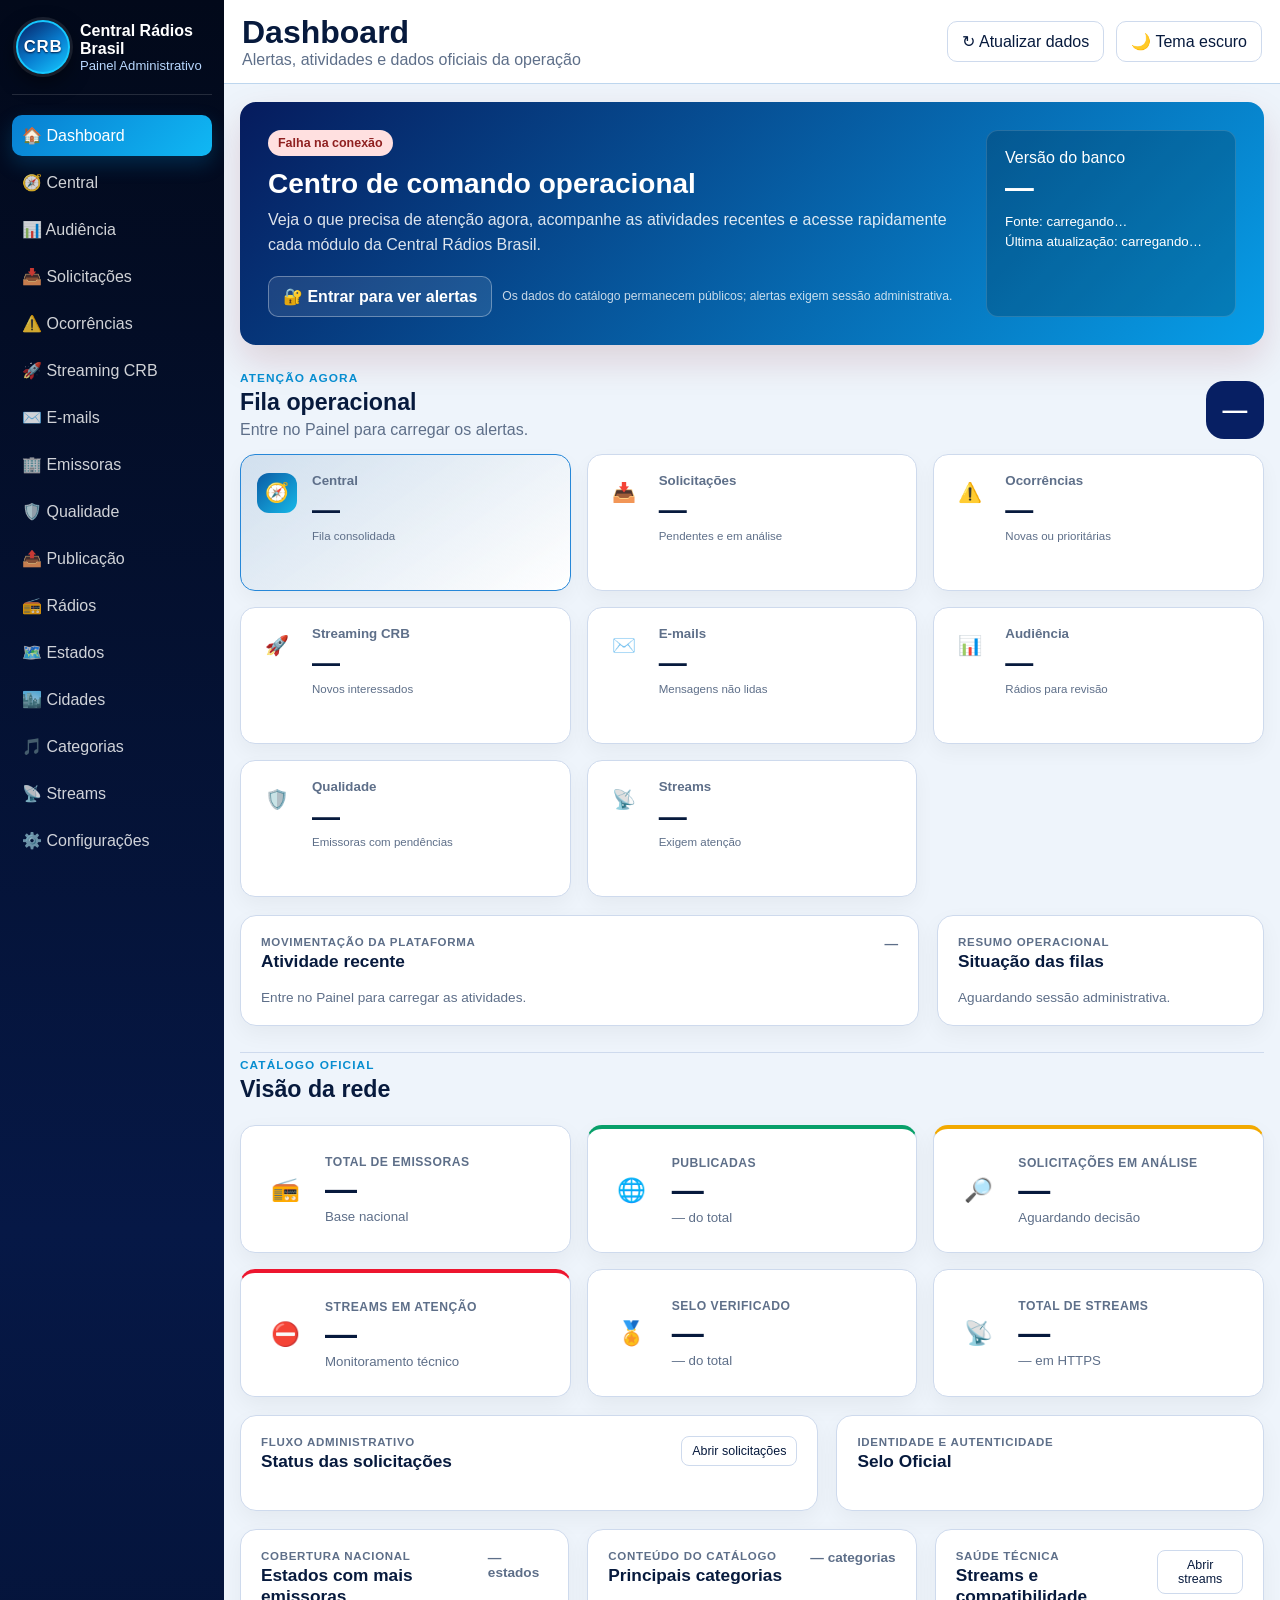
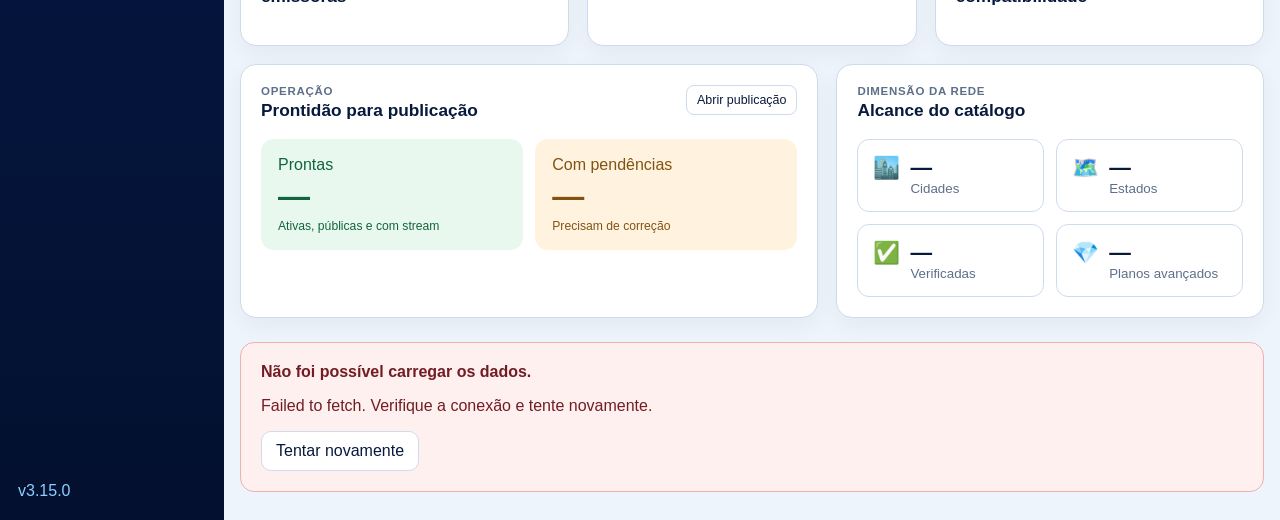
<file: index.html>
<!DOCTYPE html>

<html lang="pt-BR">
<head>
<meta charset="utf-8"/>
<meta content="width=device-width,initial-scale=1" name="viewport"/>
<meta content="Painel Administrativo da Central Rádios Brasil" name="description"/>
<meta content="no-cache, no-store, must-revalidate" http-equiv="Cache-Control"/>
<meta content="no-cache" http-equiv="Pragma"/>
<meta content="0" http-equiv="Expires"/>
<title>Central Rádios Brasil — Painel Administrativo v3.15.0</title>
<link href="style.css?v=3.15.0" rel="stylesheet"/>
<link href="css/dashboard.css?v=3.15.0" rel="stylesheet"/>
<link href="css/audiencia.css?v=3.15.0" rel="stylesheet"/>
<link href="css/qualidade.css?v=3.15.0" rel="stylesheet"/>
<link href="css/central-pendencias.css?v=3.15.0" rel="stylesheet"/>
<link href="css/radios.css?v=3.15.0" rel="stylesheet"/>
<link href="css/streams.css?v=3.15.0" rel="stylesheet"/>
<link href="css/emissoras.css?v=3.15.0" rel="stylesheet"/>
<link href="css/solicitacoes.css?v=3.15.0" rel="stylesheet"/>
<link href="css/emails.css?v=3.15.0" rel="stylesheet"/>
<link href="css/streaming-interesses.css?v=3.15.0" rel="stylesheet"/>
<link href="css/ocorrencias.css?v=3.15.0" rel="stylesheet"/>
<link href="css/smart-tables.css?v=3.15.0" rel="stylesheet"/>

</head>
<body data-app-version="3.15.0" data-build="navegacao-inteligente-listagens">
<div class="app-shell">
<aside class="sidebar">
<div class="brand">
<div aria-label="Central Rádios Brasil" class="brand-mark">CRB</div>
<div>
<strong>Central Rádios Brasil</strong>
<span>Painel Administrativo</span>
</div>
</div>
<nav class="main-nav">
<a class="nav-link active" data-route="dashboard" href="#/dashboard">🏠 Dashboard</a>
<a class="nav-link" data-route="central" href="#/central">🧭 Central <span class="nav-alert-count hidden" id="central-nav-count"></span></a>
<a class="nav-link" data-route="audiencia" href="#/audiencia">📊 Audiência <span class="nav-alert-count hidden" id="audiencia-nav-count"></span></a>
<a class="nav-link" data-route="solicitacoes" href="#/solicitacoes">📥 Solicitações <span class="nav-alert-count hidden" id="solicitacoes-nav-count"></span></a>
<a class="nav-link" data-route="ocorrencias" href="#/ocorrencias">⚠️ Ocorrências <span class="nav-alert-count hidden" id="ocorrencias-nav-count"></span></a>
<a class="nav-link" data-route="streaming-interesses" href="#/streaming-interesses">🚀 Streaming CRB <span class="nav-alert-count hidden" id="streaming-nav-count"></span></a>

<a class="nav-link" data-route="emails" href="#/emails">✉️ E-mails <span class="emails-nav-count nav-alert-count hidden" id="emails-nav-count"></span></a>
<a class="nav-link" data-route="emissoras" href="#/emissoras">🏢 Emissoras</a>
<a class="nav-link" data-route="qualidade" href="#/qualidade">🛡️ Qualidade <span class="nav-alert-count hidden" id="qualidade-nav-count"></span></a>
<a class="nav-link" data-route="publicacao" href="#/publicacao">📤 Publicação</a>
<a class="nav-link" data-route="radios" href="#/radios">📻 Rádios</a>
<a class="nav-link" data-route="estados" href="#/estados">🗺️ Estados</a>
<a class="nav-link" data-route="cidades" href="#/cidades">🏙️ Cidades</a>
<a class="nav-link" data-route="categorias" href="#/categorias">🎵 Categorias</a>
<a class="nav-link" data-route="streams" href="#/streams">📡 Streams <span class="nav-alert-count hidden" id="streams-nav-count"></span></a>
<a class="nav-link" data-route="configuracoes" href="#/configuracoes">
  ⚙️ Configurações
</a>
</nav>
<div class="sidebar-footer" id="app-version">v2.4.0</div>
</aside>
<div class="content-area">
<header class="topbar">
<div>
<h1 id="page-title">Dashboard</h1>
<p id="page-subtitle">Dados oficiais do ecossistema Central Rádios Brasil</p>
</div>
<button class="secondary-button" id="refresh-button">↻ Atualizar dados</button>
<button class="theme-button" id="theme-toggle">🌙 Tema escuro</button>
</header>
<main class="main-content">
<section id="dashboard-page">
<section class="welcome-panel executive-welcome">
<div>
<span class="status-badge loading" id="connection-badge">
              Conectando à operação
            </span>
<h2>Centro de comando operacional</h2>
<p>
              Veja o que precisa de atenção agora, acompanhe as atividades recentes
              e acesse rapidamente cada módulo da Central Rádios Brasil.
            </p>
<div class="dashboard-session-actions">
<button class="dashboard-session-button" id="dashboard-login-button" type="button">
                🔐 Entrar para ver alertas
              </button>
<span id="dashboard-session-note">Os dados do catálogo permanecem públicos; alertas exigem sessão administrativa.</span>
</div>
</div>
<div class="dataset-info">
<span>Versão do banco</span>
<strong id="dataset-version">—</strong>
<small id="dashboard-data-source">Fonte: carregando…</small>
<small id="last-update">Última atualização: carregando…</small>
</div>
</section>
<section aria-labelledby="operations-title" class="operations-heading">
<div>
<span>Atenção agora</span>
<h2 id="operations-title">Fila operacional</h2>
<p id="dashboard-operational-status">Entre no Painel para carregar os alertas.</p>
</div>
<strong class="operations-total" id="dashboard-alert-total">—</strong>
</section>
<section aria-label="Alertas operacionais" class="operations-kpis">
<button class="operation-card operation-card-central" data-dashboard-route="central" type="button">
<span class="operation-icon">🧭</span><small>Central</small>
<strong id="dashboard-alert-central">—</strong><em>Fila consolidada</em>
</button>
<button class="operation-card" data-dashboard-route="solicitacoes" type="button">
<span class="operation-icon">📥</span><small>Solicitações</small>
<strong id="dashboard-alert-solicitacoes">—</strong><em>Pendentes e em análise</em>
</button>
<button class="operation-card" data-dashboard-route="ocorrencias" type="button">
<span class="operation-icon">⚠️</span><small>Ocorrências</small>
<strong id="dashboard-alert-ocorrencias">—</strong><em>Novas ou prioritárias</em>
</button>
<button class="operation-card" data-dashboard-route="streaming-interesses" type="button">
<span class="operation-icon">🚀</span><small>Streaming CRB</small>
<strong id="dashboard-alert-streaming">—</strong><em>Novos interessados</em>
</button>

<button class="operation-card" data-dashboard-route="emails" type="button">
<span class="operation-icon">✉️</span><small>E-mails</small>
<strong id="dashboard-alert-emails">—</strong><em>Mensagens não lidas</em>
</button>
<button class="operation-card" data-dashboard-route="audiencia" type="button">
<span class="operation-icon">📊</span><small>Audiência</small>
<strong id="dashboard-alert-audiencia">—</strong><em>Rádios para revisão</em>
</button>
<button class="operation-card" data-dashboard-route="qualidade" type="button">
<span class="operation-icon">🛡️</span><small>Qualidade</small>
<strong id="dashboard-alert-qualidade">—</strong><em>Emissoras com pendências</em>
</button>
<button class="operation-card" data-dashboard-route="streams" type="button">
<span class="operation-icon">📡</span><small>Streams</small>
<strong id="dashboard-alert-streams">—</strong><em>Exigem atenção</em>
</button>
</section>
<section class="executive-grid executive-grid-main dashboard-operational-grid">
<article class="executive-panel activity-panel">
<header class="panel-heading">
<div><span>Movimentação da plataforma</span><h3>Atividade recente</h3></div>
<strong id="dashboard-activity-updated">—</strong>
</header>
<div class="activity-list" id="dashboard-activity-list">
<p class="dashboard-empty">Entre no Painel para carregar as atividades.</p>
</div>
</article>
<article class="executive-panel">
<header class="panel-heading">
<div><span>Resumo operacional</span><h3>Situação das filas</h3></div>
</header>
<div class="queue-summary" id="dashboard-queue-summary">
<p class="dashboard-empty">Aguardando sessão administrativa.</p>
</div>
</article>
</section>
<section class="dashboard-section-divider">
<div><span>Catálogo oficial</span><h2>Visão da rede</h2></div>
</section>
<section aria-label="Indicadores principais" class="dashboard-kpis">
<article class="executive-kpi">
<span class="kpi-icon">📻</span>
<div><small>Total de emissoras</small><strong id="total-radios">—</strong><span id="total-radios-detail">Base nacional</span></div>
</article>
<article class="executive-kpi kpi-success">
<span class="kpi-icon">🌐</span>
<div><small>Publicadas</small><strong id="total-publicadas">—</strong><span id="publicadas-percentual">— do total</span></div>
</article>
<article class="executive-kpi kpi-warning">
<span class="kpi-icon">🔎</span>
<div><small>Solicitações em análise</small><strong id="total-em-analise">—</strong><span>Aguardando decisão</span></div>
</article>
<article class="executive-kpi kpi-danger">
<span class="kpi-icon">⛔</span>
<div><small>Streams em atenção</small><strong id="total-bloqueadas">—</strong><span>Monitoramento técnico</span></div>
</article>
<article class="executive-kpi">
<span class="kpi-icon">🏅</span>
<div><small>Selo verificado</small><strong id="total-selo-verificado">—</strong><span id="selo-percentual">— do total</span></div>
</article>
<article class="executive-kpi">
<span class="kpi-icon">📡</span>
<div><small>Total de streams</small><strong id="total-streams">—</strong><span id="streams-seguros">— em HTTPS</span></div>
</article>
</section>
<section class="executive-grid executive-grid-main">
<article class="executive-panel">
<header class="panel-heading">
<div><span>Fluxo administrativo</span><h3>Status das solicitações</h3></div>
<button class="dashboard-link-button" data-dashboard-route="solicitacoes" type="button">Abrir solicitações</button>
</header>
<div class="metric-list" id="dashboard-status-list"></div>
</article>
<article class="executive-panel">
<header class="panel-heading">
<div><span>Identidade e autenticidade</span><h3>Selo Oficial</h3></div>
</header>
<div class="metric-list" id="dashboard-seal-list"></div>
</article>
</section>
<section class="executive-grid executive-grid-wide">
<article class="executive-panel">
<header class="panel-heading">
<div><span>Cobertura nacional</span><h3>Estados com mais emissoras</h3></div>
<strong id="total-estados">— estados</strong>
</header>
<div class="ranking-list" id="dashboard-states-list"></div>
</article>
<article class="executive-panel">
<header class="panel-heading">
<div><span>Conteúdo do catálogo</span><h3>Principais categorias</h3></div>
<strong id="total-categorias">— categorias</strong>
</header>
<div class="ranking-list" id="dashboard-categories-list"></div>
</article>
<article class="executive-panel">
<header class="panel-heading">
<div><span>Saúde técnica</span><h3>Streams e compatibilidade</h3></div>
<button class="dashboard-link-button" data-dashboard-route="streams" type="button">Abrir streams</button>
</header>
<div class="health-grid" id="dashboard-stream-health"></div>
</article>
</section>
<section class="executive-grid executive-grid-main">
<article class="executive-panel">
<header class="panel-heading">
<div><span>Operação</span><h3>Prontidão para publicação</h3></div>
<button class="dashboard-link-button" data-dashboard-route="publicacao" type="button">Abrir publicação</button>
</header>
<div class="readiness-grid">
<div class="readiness-item readiness-ready"><span>Prontas</span><strong id="dashboard-ready-count">—</strong><small>Ativas, públicas e com stream</small></div>
<div class="readiness-item readiness-pending"><span>Com pendências</span><strong id="dashboard-pending-count">—</strong><small>Precisam de correção</small></div>
</div>
<div class="attention-list" id="dashboard-pending-summary"></div>
</article>
<article class="executive-panel">
<header class="panel-heading">
<div><span>Dimensão da rede</span><h3>Alcance do catálogo</h3></div>
</header>
<div class="network-summary">
<div><span>🏙️</span><strong id="total-cidades">—</strong><small>Cidades</small></div>
<div><span>🗺️</span><strong id="network-total-estados">—</strong><small>Estados</small></div>
<div><span>✅</span><strong id="total-verificadas">—</strong><small>Verificadas</small></div>
<div><span>💎</span><strong id="dashboard-premium-count">—</strong><small>Planos avançados</small></div>
</div>
</article>
</section>
<section class="error-panel hidden" id="error-panel">
<strong>Não foi possível carregar os dados.</strong>
<p id="error-message"></p>
<button id="retry-button">Tentar novamente</button>
</section>
</section>
<section class="hidden" id="solicitacoes-page">
<div class="radios-toolbar solicitacoes-toolbar">
<div>
<span class="status-badge loading" id="solicitacoes-status-badge">
              Aguardando autenticação
            </span>
<h2>Solicitações de emissoras</h2>
<p>
<strong id="solicitacoes-visible-count">0</strong> exibidas de
              <strong id="solicitacoes-total-count">0</strong> recebidas.
            </p>
</div>
<div class="toolbar-actions">
<button class="secondary-button" id="solicitacoes-chave-button" type="button">
              🔐 Entrar no painel
            </button>
<button class="primary-button" id="solicitacoes-refresh-button" type="button">
              ↻ Atualizar solicitações
            </button>
</div>
</div>
<section aria-label="Resumo das solicitações" class="solicitacoes-kpis">
<article>
<span>Pendentes</span>
<strong id="solicitacoes-pendentes-count">0</strong>
</article>
<article>
<span>Em análise</span>
<strong id="solicitacoes-analise-count">0</strong>
</article>
<article>
<span>Aprovadas</span>
<strong id="solicitacoes-aprovadas-count">0</strong>
</article>
<article>
<span>Rejeitadas</span>
<strong id="solicitacoes-rejeitadas-count">0</strong>
</article>
<article>
<span>Sem logomarca</span>
<strong id="solicitacoes-sem-logo-count">0</strong>
</article>
</section>
<section class="filters-panel solicitacoes-filters">
<label>
            Buscar
            <input id="solicitacao-search" placeholder="Protocolo, rádio, cidade, estado ou e-mail" type="search"/>
</label>
<label>
            Status
            <select id="solicitacao-status-filter">
<option value="">Todos os status</option>
<option value="pendente">Pendentes</option>
<option value="em_analise">Em análise</option>
<option value="aprovada">Aprovadas</option>
<option value="rejeitada">Rejeitadas</option>
</select>
</label>
<label>
            Logomarca
            <select id="solicitacao-logo-filter">
<option value="">Todas</option>
<option value="com_logo">Com logomarca</option>
<option value="sem_logo">Sem logomarca</option>
</select>
</label>
</section>
<div class="solicitacoes-chave-panel" id="solicitacoes-aviso-chave">
<strong>Área administrativa protegida</strong>
<p>
            Entre com a chave administrativa para criar uma sessão temporária e protegida.
            A chave não será guardada: somente um token temporário permanecerá nesta aba.
          </p>
</div>
<section class="table-card">
<div class="table-scroll">
<table class="radios-table solicitacoes-table">
<thead>
<tr>
<th>Logomarca</th>
<th>Emissora</th>
<th>Localização</th>
<th>Categoria</th>
<th>Recebida em</th>
<th>Status</th>
<th>Ações</th>
</tr>
</thead>
<tbody id="solicitacoes-table-body">
<tr>
<td class="empty-state" colspan="7">
                    Entre no painel para carregar as solicitações.
                  </td>
</tr>
</tbody>
</table>
</div>
</section>
<section class="solicitacoes-alteracoes-bloco">
<div class="solicitacoes-subcabecalho">
<div>
<span class="status-badge loading" id="alteracoes-status-badge">
                Alterações aguardando sincronização
              </span>
<h3>Alterações solicitadas pelas emissoras</h3>
<p>
<strong id="alteracoes-pendentes-count">0</strong> pendentes ou em análise de
                <strong id="alteracoes-total-count">0</strong> solicitações.
              </p>
</div>
</div>
<section class="table-card">
<div class="table-scroll">
<table class="radios-table solicitacoes-table">
<thead>
<tr>
<th>Solicitação</th>
<th>Emissora</th>
<th>Localização</th>
<th>Stream proposto</th>
<th>Recebida em</th>
<th>Status</th>
<th>Ações</th>
</tr>
</thead>
<tbody id="alteracoes-table-body">
<tr>
<td class="empty-state" colspan="7">
                      Entre no painel para carregar as alterações.
                    </td>
</tr>
</tbody>
</table>
</div>
</section>
</section>
</section>
<section class="hidden" id="radios-page">
<div class="radios-toolbar">
<div>
<span class="status-badge loading" id="radios-status-badge">Carregando rádios</span>
<h2>Gerenciamento de rádios</h2>
<p>
<strong id="radios-visible-count">0</strong> exibidas de
              <strong id="radios-total-count">0</strong> cadastradas.
            </p>
</div>
<div class="toolbar-actions">
<label class="file-button">
              ⬆ Importar radios.json
              <input accept=".json,application/json" id="import-radios-input" type="file"/>
</label>
<button class="secondary-button" id="export-radios-button">✓ Validar e gerar bancos</button>
<button class="primary-button" id="new-radio-button">＋ Nova rádio</button>
</div>
</div>
<div class="draft-banner hidden" id="draft-banner">
<div>
<strong>Existem alterações salvas somente neste navegador.</strong>
<span>Exporte o arquivo radios.json para publicá-las no repositório de dados.</span>
</div>
<button class="text-button" id="discard-draft-button">Descartar rascunho</button>
</div>
<section class="filters-panel">
<label>
            Buscar
            <input id="radio-search" placeholder="Nome, cidade, estado ou categoria" type="search"/>
</label>
<label>
            Estado
            <select id="radio-uf-filter">
<option value="">Todos os estados</option>
</select>
</label>
<label>
            Categoria
            <select id="radio-category-filter">
<option value="">Todas as categorias</option>
</select>
</label>
<label>
            Status
            <select id="radio-status-filter">
<option value="">Todos os status</option>
<option value="online">Online</option>
<option value="offline">Offline</option>
<option value="nao_testado">Não testado</option>
</select>
</label>
</section>
<section class="table-card">
<div class="table-scroll">
<table class="radios-table">
<thead>
<tr>
<th>Rádio</th>
<th>Cidade</th>
<th>UF</th>
<th>Categoria</th>
<th>Status</th>
<th>Verificada</th>
<th>Stream principal</th>
<th>Ações</th>
</tr>
</thead>
<tbody id="radios-table-body">
<tr><td class="empty-state" colspan="8">Carregando…</td></tr>
</tbody>
</table>
</div>
</section>
</section>
<section class="hidden" id="estados-page">
<div class="radios-toolbar">
<div>
<span class="status-badge success">Lista oficial carregada</span>
<h2>Cadastro de estados</h2>
<p>
<strong id="estados-visible-count">27</strong> exibidos de
              <strong id="estados-total-count">27</strong>.
              Ativos: <strong id="estados-active-count">27</strong>.
            </p>
</div>
<div class="toolbar-actions">
<button class="secondary-button" id="reset-estados-button">
              ↺ Restaurar lista oficial
            </button>
<button class="primary-button" id="export-estados-button">
              ⬇ Exportar estados.json
            </button>
</div>
</div>
<section class="filters-panel states-filters">
<label>
            Buscar
            <input id="estado-search" placeholder="Sigla, estado ou região" type="search"/>
</label>
<label>
            Região
            <select id="estado-region-filter">
<option value="">Todas as regiões</option>
<option value="Norte">Norte</option>
<option value="Nordeste">Nordeste</option>
<option value="Centro-Oeste">Centro-Oeste</option>
<option value="Sudeste">Sudeste</option>
<option value="Sul">Sul</option>
</select>
</label>
</section>
<section class="table-card">
<div class="table-scroll">
<table class="radios-table states-table">
<thead>
<tr>
<th>UF</th>
<th>Estado</th>
<th>Região</th>
<th>Status</th>
<th>Ações</th>
</tr>
</thead>
<tbody id="estados-table-body"></tbody>
</table>
</div>
</section>
</section>
<section class="hidden" id="categorias-page">
<div class="radios-toolbar">
<div>
<span class="status-badge success">Categorias disponíveis</span>
<h2>Cadastro de categorias</h2>
<p>
<strong id="categorias-visible-count">0</strong> exibidas de
              <strong id="categorias-total-count">0</strong>.
              Ativas: <strong id="categorias-active-count">0</strong>.
            </p>
</div>
<div class="toolbar-actions">
<button class="secondary-button" id="reset-categorias-button">
              ↺ Restaurar lista inicial
            </button>
<button class="secondary-button" id="export-categorias-button">
              ⬇ Exportar categorias.json
            </button>
<button class="primary-button" id="new-category-button">
              ＋ Nova categoria
            </button>
</div>
</div>
<section class="filters-panel states-filters">
<label>
            Buscar
            <input id="categoria-search" placeholder="Nome, descrição ou identificador" type="search"/>
</label>
<label>
            Status
            <select id="categoria-status-filter">
<option value="">Todos os status</option>
<option value="ativa">Ativas</option>
<option value="inativa">Inativas</option>
</select>
</label>
</section>
<section class="table-card">
<div class="table-scroll">
<table class="radios-table categories-table">
<thead>
<tr>
<th>Categoria</th>
<th>ID</th>
<th>Descrição</th>
<th>Status</th>
<th>Ações</th>
</tr>
</thead>
<tbody id="categorias-table-body"></tbody>
</table>
</div>
</section>
</section>
<section class="hidden" id="cidades-page">
<div class="radios-toolbar">
<div>
<span class="status-badge loading" id="cidades-status-badge">
              Aguardando consulta ao IBGE
            </span>
<h2>Cadastro nacional de cidades</h2>
<p>
<strong id="cidades-visible-count">0</strong> encontradas de
              <strong id="cidades-total-count">0</strong>.
            </p>
<small id="cidades-source-note">
              Fonte oficial: IBGE — API de Localidades.
            </small>
</div>
<div class="toolbar-actions">
<button class="secondary-button" id="reload-cidades-button">
              ↻ Atualizar pelo IBGE
            </button>
<button class="primary-button" id="export-cidades-button">
              ⬇ Exportar cidades.json
            </button>
</div>
</div>
<section class="filters-panel cities-filters">
<label>
            Buscar município
            <input id="cidade-search" placeholder="Nome, código IBGE, estado ou região" type="search"/>
</label>
<label>
            Estado
            <select id="cidade-uf-filter">
<option value="">Todos os estados</option>
</select>
</label>
<label>
            Região
            <select id="cidade-region-filter">
<option value="">Todas as regiões</option>
</select>
</label>
</section>
<p class="table-note" id="cidades-table-note">
          Aguardando carregamento.
        </p>
<section class="table-card">
<div class="table-scroll">
<table class="radios-table cities-table">
<thead>
<tr>
<th>Município</th>
<th>UF</th>
<th>Estado</th>
<th>Região</th>
<th>Código IBGE</th>
<th>Origem</th>
</tr>
</thead>
<tbody id="cidades-table-body">
<tr>
<td class="empty-state" colspan="6">
                    Carregando municípios…
                  </td>
</tr>
</tbody>
</table>
</div>
</section>
</section>
<section class="hidden" id="streams-page">
<div class="radios-toolbar">
<div>
<span class="status-badge loading" id="streams-status-badge">
              Aguardando carregamento
            </span>
<h2>Cadastro de streams</h2>
<p>
<strong id="streams-visible-count">0</strong> exibidos de
              <strong id="streams-total-count">0</strong>.
              Online: <strong id="streams-online-count">0</strong>.
              Offline: <strong id="streams-offline-count">0</strong>.
            </p>
</div>
<div class="toolbar-actions">
<button class="primary-button" id="monitor-streams-button">
              🔎 Verificar todos agora
            </button>
<button class="secondary-button" id="reset-streams-button">
              ↺ Recarregar de radios.json
            </button>
<button class="secondary-button" id="export-streams-button">
              ⬇ Exportar streams.json
            </button>
<button class="primary-button" id="new-stream-button">
              ＋ Novo stream
            </button>
</div>
</div>
<section class="stream-monitoramento-resumo">
<article><span>Online</span><strong id="monitor-online-count">0</strong></article>
<article><span>Instáveis</span><strong id="monitor-instavel-count">0</strong></article>
<article><span>Fora do portal</span><strong id="monitor-fora-count">0</strong></article>
<article><span>Suspensas</span><strong id="monitor-suspensa-count">0</strong></article>
<article class="stream-monitoramento-data">
<span>Última verificação automática</span>
<strong id="monitor-ultima-execucao">Ainda não executada</strong>
</article>
</section>
<section class="filters-panel stream-filters">
<label>
            Buscar
            <input id="stream-search" placeholder="Rádio, nome do stream, URL ou codec" type="search"/>
</label>
<label>
            Status
            <select id="stream-status-filter">
<option value="">Todos os status</option>
<option value="online">Online</option>
<option value="instavel">Instável</option>
<option value="fora_portal">Fora do portal</option>
<option value="suspensa">Suspensa</option>
<option value="offline">Offline manual</option>
<option value="nao_testado">Não testado</option>
</select>
</label>
<label>
            Protocolo
            <select id="stream-protocol-filter">
<option value="">Todos</option>
<option value="HTTPS">HTTPS</option>
<option value="HTTP">HTTP</option>
</select>
</label>
</section>
<section class="table-card">
<div class="table-scroll">
<table class="radios-table streams-table">
<thead>
<tr>
<th>Rádio / Stream</th>
<th>URL</th>
<th>Protocolo</th>
<th>Codec</th>
<th>Bitrate</th>
<th>Status</th>
<th>Resposta</th>
<th>Última verificação</th>
<th>Ações</th>
</tr>
</thead>
<tbody id="streams-table-body">
<tr>
<td class="empty-state" colspan="9">Carregando…</td>
</tr>
</tbody>
</table>
</div>
</section>
</section>
<section class="hidden" id="emissoras-page">
<div class="radios-toolbar">
<div>
<span class="status-badge success">Estrutura inicial ativa</span>
<h2>Cadastro Nacional de Emissoras</h2>
<p>
<strong id="emissoras-visible-count">0</strong> emissoras exibidas.
            </p>
</div>
<div class="toolbar-actions">
<label class="file-button">
              ⬆ Importar banco
              <input accept=".json,application/json" id="import-emissoras-input" type="file"/>
</label>
<button class="secondary-button" id="export-emissoras-button">
              ✓ Validar e gerar bancos
            </button>
<button class="primary-button" id="new-emissora-button">
              ＋ Nova emissora
            </button>
</div>
</div>
<div class="draft-banner hidden" id="emissoras-draft-banner">
<div>
<strong>Existem alterações salvas neste navegador.</strong>
<span>
              Exporte radios.json para publicar as alterações no banco oficial.
            </span>
</div>
<button class="text-button" id="discard-emissoras-draft-button">
            Descartar rascunho
          </button>
</div>
<section class="emissoras-stats">
<article>
<span>Total</span>
<strong id="emissoras-total-count">0</strong>
</article>
<article>
<span>FM</span>
<strong id="emissoras-fm-count">0</strong>
</article>
<article>
<span>AM</span>
<strong id="emissoras-am-count">0</strong>
</article>
<article>
<span>Web</span>
<strong id="emissoras-web-count">0</strong>
</article>
<article>
<span>Ativas</span>
<strong id="emissoras-active-count">0</strong>
</article>
<article>
<span>Verificadas</span>
<strong id="emissoras-verified-count">0</strong>
</article>
</section>
<section class="filters-panel emissoras-filters">
<label>
            Buscar
            <input id="emissora-search" placeholder="Nome, cidade, estado, categoria ou frequência" type="search"/>
</label>
<label>
            Estado
            <select id="emissora-uf-filter">
<option value="">Todos os estados</option>
</select>
</label>
<label>
            Tipo
            <select id="emissora-type-filter">
<option value="">Todos os tipos</option>
<option value="FM">FM</option>
<option value="AM">AM</option>
<option value="Web">Web</option>
</select>
</label>
<label>
            Status do cadastro
            <select id="emissora-status-filter">
<option value="">Todos os status</option>
<option value="cadastro_recebido">Cadastro recebido</option>
<option value="em_analise">Em análise</option>
<option value="aprovada">Aprovada</option>
<option value="aguardando_selo">Aguardando selo</option>
<option value="publicada">Publicada</option>
<option value="suspensa">Suspensa</option>
<option value="rejeitada">Rejeitada</option>
<option value="ativa">Ativas</option>
<option value="inativa">Inativas</option>
</select>
</label>
<label>
            Ordenar
            <select id="emissora-sort">
<option value="nome">Nome A–Z</option>
<option value="nome-desc">Nome Z–A</option>
<option value="cidade">Cidade</option>
<option value="estado">Estado</option>
<option value="atualizacao">Última atualização</option>
</select>
</label>
</section>
<section class="table-card">
<div class="table-scroll">
<table class="radios-table emissoras-table">
<thead>
<tr>
<th>Emissora</th>
<th>Tipo</th>
<th>Frequência</th>
<th>Cidade</th>
<th>UF</th>
<th>Categoria</th>
<th>Streams</th>
<th>Status</th>
<th>Ações</th>
</tr>
</thead>
<tbody id="emissoras-table-body">
<tr>
<td class="empty-state" colspan="9">Carregando…</td>
</tr>
</tbody>
</table>
</div>
</section>
</section>
<section class="hidden" id="ocorrencias-page">
<div class="radios-toolbar ocorrencias-toolbar">
<div>
<span class="status-badge loading" id="ocorrencias-status-badge">Aguardando autenticação</span>
<h2>Ocorrências e confiabilidade</h2>
<p>Analise relatos enviados pelo Portal sem alterar automaticamente o catálogo. <strong id="ocorrencias-visible-count">0</strong> registros exibidos.</p>
</div>
<div class="toolbar-actions">
<a class="secondary-button" href="https://centralradiosbrasil.com.br/ocorrencias/" rel="noopener" target="_blank">↗ Abrir página pública</a>
<button class="primary-button" id="ocorrencias-refresh-button" type="button">↻ Atualizar ocorrências</button>
</div>
</div>
<section aria-label="Resumo das ocorrências" class="ocorrencias-kpis">
<article><span>Total</span><strong id="ocorrencias-total-count">0</strong></article>
<article><span>Novas</span><strong id="ocorrencias-new-count">0</strong></article>
<article><span>Em análise</span><strong id="ocorrencias-analysis-count">0</strong></article>
<article><span>Resolvidas</span><strong id="ocorrencias-resolved-count">0</strong></article>
<article><span>Prioritárias</span><strong id="ocorrencias-priority-count">0</strong></article>
</section>
<section aria-label="Filtros das ocorrências" class="ocorrencias-filters">
<label>Buscar
            <input autocomplete="off" id="ocorrencias-search" placeholder="Protocolo, rádio, contato ou mensagem" type="search"/>
</label>
<label>Status
            <select id="ocorrencias-status-filter">
<option value="">Todos os status</option>
<option value="nova">Novas</option>
<option value="em_analise">Em análise</option>
<option value="resolvida">Resolvidas</option>
<option value="arquivada">Arquivadas</option>
</select>
</label>
<label>Tipo
            <select id="ocorrencias-type-filter">
<option value="">Todos os tipos</option>
<option value="radio_fora_do_ar">Rádio fora do ar</option>
<option value="dados_incorretos">Dados incorretos</option>
<option value="conteudo_inadequado">Conteúdo inadequado</option>
<option value="problema_no_portal">Problema no Portal</option>
<option value="suporte_geral">Suporte geral</option>
<option value="seguranca_abuso">Segurança ou abuso</option>
</select>
</label>
<label>Prioridade
            <select id="ocorrencias-priority-filter">
<option value="">Todas</option>
<option value="normal">Normal</option>
<option value="alta">Alta</option>
<option value="critica">Crítica</option>
</select>
</label>
</section>
<section class="table-card">
<div class="table-scroll">
<table class="radios-table ocorrencias-table">
<thead><tr><th>Protocolo</th><th>Tipo</th><th>Emissora</th><th>Contato</th><th>Prioridade</th><th>Status</th><th>Recebida em</th><th>Ações</th></tr></thead>
<tbody id="ocorrencias-table-body"><tr><td class="ocorrencias-empty" colspan="8">Carregando ocorrências…</td></tr></tbody>
</table>
</div>
</section>
</section>
<div class="ocorrencias-modal-backdrop hidden" id="ocorrencias-modal-backdrop" role="presentation">
<section aria-labelledby="ocorrencias-modal-title" aria-modal="true" class="ocorrencias-modal" role="dialog">
<header class="ocorrencias-modal-header">
<div><small id="ocorrencias-modal-protocol">—</small><h2 id="ocorrencias-modal-title">Ocorrência</h2></div>
<button aria-label="Fechar detalhes" class="ocorrencias-modal-close" id="close-ocorrencias-modal" type="button">×</button>
</header>
<div class="ocorrencias-modal-body">
<div class="ocorrencias-detalhes-grid">
<div class="ocorrencias-detalhe"><span>Emissora</span><strong id="ocorrencias-detail-radio">—</strong></div>
<div class="ocorrencias-detalhe"><span>Localização</span><strong id="ocorrencias-detail-location">—</strong></div>
<div class="ocorrencias-detalhe"><span>Contato</span><strong id="ocorrencias-detail-contact">—</strong></div>
<div class="ocorrencias-detalhe"><span>E-mail</span><strong id="ocorrencias-detail-email">—</strong></div>
<div class="ocorrencias-detalhe"><span>Recebida em</span><strong id="ocorrencias-detail-date">—</strong></div>
<div class="ocorrencias-detalhe"><span>Página de origem</span><strong id="ocorrencias-detail-page">—</strong></div>
</div>
<div class="ocorrencias-mensagem-admin" id="ocorrencias-detail-message">—</div>
<div class="ocorrencias-links">
<a href="#" id="ocorrencias-email-link">✉️ Enviar e-mail</a>
<a href="#" id="ocorrencias-radio-link" rel="noopener" target="_blank">📻 Abrir emissora</a>
<button id="ocorrencias-copy-protocol" type="button">⧉ Copiar protocolo</button>
</div>
<form id="ocorrencias-form-admin">
<div class="ocorrencias-form-grid">
<label>Status
                  <select id="ocorrencias-admin-status">
<option value="nova">Nova</option>
<option value="em_analise">Em análise</option>
<option value="resolvida">Resolvida</option>
<option value="arquivada">Arquivada</option>
</select>
</label>
<label>Prioridade
                  <select id="ocorrencias-admin-priority">
<option value="normal">Normal</option>
<option value="alta">Alta</option>
<option value="critica">Crítica</option>
</select>
</label>
</div>
<label class="ocorrencias-form-full">Observações administrativas
                <textarea id="ocorrencias-admin-notes" maxlength="1600" placeholder="Registre verificações e contatos realizados."></textarea>
</label>
<label class="ocorrencias-form-full">Resolução
                <textarea id="ocorrencias-admin-resolution" maxlength="1600" placeholder="Descreva a solução ou conclusão da análise."></textarea>
</label>
<section class="ocorrencias-historico">
<h3>Histórico</h3>
<div class="ocorrencias-historico-lista" id="ocorrencias-history-list"></div>
</section>
<div class="ocorrencias-modal-actions">
<button class="secondary-button" id="ocorrencias-modal-cancel" type="button">Cancelar</button>
<button class="primary-button" id="ocorrencias-modal-save" type="submit">Salvar atualização</button>
</div>
</form>
</div>
</section>
</div>

<section class="hidden" id="streaming-interesses-page">
<div class="radios-toolbar streaming-toolbar">
<div>
<span class="status-badge loading" id="streaming-status-badge">Aguardando autenticação</span>
<h2>Interessados no Streaming CRB</h2>
<p>
              Acompanhe os pré-cadastros enviados pela página comercial e conduza cada oportunidade até a contratação.
              <strong id="streaming-visible-count">0</strong> registros exibidos.
            </p>
</div>
<div class="toolbar-actions">
<a class="secondary-button" href="https://centralradiosbrasil.com.br/streaming/" rel="noopener" target="_blank">↗ Abrir página pública</a>
<button class="primary-button" id="streaming-refresh-button" type="button">↻ Atualizar interessados</button>
</div>
</div>
<section aria-label="Resumo dos interessados no Streaming CRB" class="streaming-kpis">
<article><span>Total</span><strong id="streaming-total-count">0</strong></article>
<article><span>Novos</span><strong id="streaming-new-count">0</strong></article>
<article><span>Contatados</span><strong id="streaming-contacted-count">0</strong></article>
<article><span>Qualificados</span><strong id="streaming-qualified-count">0</strong></article>
<article><span>Convertidos</span><strong id="streaming-converted-count">0</strong></article>
</section>
<section aria-label="Filtros dos pré-cadastros" class="streaming-filters">
<label>
            Buscar interessado
            <input autocomplete="off" id="streaming-search" placeholder="Nome, e-mail, projeto ou protocolo" type="search"/>
</label>
<label>
            Status comercial
            <select id="streaming-status-filter">
<option value="">Todos os status</option>
<option value="novo">Novos</option>
<option value="contatado">Contatados</option>
<option value="qualificado">Qualificados</option>
<option value="convertido">Convertidos</option>
<option value="arquivado">Arquivados</option>
</select>
</label>
</section>
<section class="table-card">
<div class="table-scroll">
<table class="radios-table streaming-table">
<thead>
<tr>
<th>Protocolo</th>
<th>Interessado</th>
<th>Projeto</th>
<th>Localização</th>
<th>Recursos</th>
<th>Status</th>
<th>Recebido em</th>
<th>Ações</th>
</tr>
</thead>
<tbody id="streaming-table-body">
<tr><td class="streaming-empty" colspan="8">Carregando interessados…</td></tr>
</tbody>
</table>
</div>
</section>
</section>
<section class="hidden" id="emails-page">
<div class="radios-toolbar emails-toolbar">
<div>
<span class="status-badge loading" id="emails-status-badge">Aguardando conexão</span>
<h2>Central de e-mails</h2>
<p><strong id="emails-visible-count">0</strong> mensagens exibidas.</p>
</div>
<div class="toolbar-actions">
<button class="primary-button" id="emails-compose-button" type="button">✉️ Escrever e-mail</button>
<button class="secondary-button" id="emails-refresh-button" type="button">↻ Atualizar</button>
</div>
</div>
<p class="emails-mode-note testing" id="emails-mode-note">
          Modo de testes: respostas limitadas ao destinatário verificado.
        </p>
<p class="emails-storage-note">
          Armazenamento atual: remetente, assunto, texto e histórico no D1. Anexos recebidos ficam disponíveis na cópia de segurança enviada ao Gmail.
        </p>
<section aria-label="Gerenciador de e-mails" class="emails-layout">
<nav aria-label="Pastas de e-mail" class="emails-folders">
<button class="emails-folder active" data-email-box="entrada" type="button"><span>📥 Entrada</span><strong id="emails-count-inbox">0</strong></button>
<button class="emails-folder" data-email-box="enviados" type="button"><span>📤 Enviados</span><strong id="emails-count-sent">0</strong></button>
<button class="emails-folder" data-email-box="arquivados" type="button"><span>🗃️ Arquivados</span><strong id="emails-count-archived">0</strong></button>
<button class="emails-folder" data-email-box="lixeira" type="button"><span>🗑️ Lixeira</span><strong id="emails-count-trash">0</strong></button>
<div aria-label="Mensagens não lidas" class="emails-folder"><span>🔵 Não lidas</span><strong id="emails-count-unread">0</strong></div>
</nav>
<div class="emails-list-panel">
<label class="emails-search-wrap">
<span class="sr-only">Pesquisar e-mails</span>
<input id="emails-search" placeholder="Pesquisar por remetente, assunto ou conteúdo" type="search"/>
</label>
<div class="emails-list" id="emails-list" role="list"></div>
</div>
<article class="email-reader" id="email-reader">
<div class="email-reader-empty" id="email-reader-empty">
<div><strong>Selecione uma mensagem</strong><p>O conteúdo aparecerá nesta área.</p></div>
</div>
<div class="hidden" id="email-reader-content">
<header class="email-reader-header">
<span class="status-badge success">Mensagem</span>
<h2 id="email-reader-subject">Assunto</h2>
<p id="email-reader-from"></p>
<time id="email-reader-date"></time>
</header>
<div class="email-reader-actions">
<button class="primary-button" id="email-reply-button" type="button">↩ Responder</button>
<button class="secondary-button" id="email-unread-button" type="button">Marcar como não lida</button>
<button class="secondary-button" id="email-archive-button" type="button">Arquivar</button>
<button class="danger-button" id="email-trash-button" type="button">Lixeira</button>
<button class="secondary-button hidden" id="email-restore-button" type="button">Restaurar</button>
</div>
<pre class="email-reader-body" id="email-reader-body"></pre>
<div class="email-attachments" id="email-attachments"></div>
<section>
<h3>Conversa</h3>
<div class="email-thread" id="email-thread"></div>
</section>
</div>
</article>
</section>
</section>
<section class="central-page hidden" id="central-page">
<section class="central-hero">
  <div>
    <span class="status-badge loading" id="central-status-badge">Aguardando sincronização</span>
    <h2>Central de Alertas e Pendências</h2>
    <p>Reúna em uma única fila o que exige atenção em solicitações, alterações, ocorrências, e-mails, streaming, audiência, qualidade e streams. A Central organiza o trabalho, registra decisões e leva diretamente ao módulo responsável.</p>
  </div>
  <div class="central-hero-meta"><strong>Operação sem ações automáticas destrutivas</strong><small id="central-atualizado-em">Ainda não sincronizado</small></div>
</section>
<section class="central-login-panel" id="central-login-panel">
  <div><h3>Sessão administrativa necessária</h3><p>Entre para sincronizar os módulos e registrar decisões no D1.</p></div>
  <button class="primary-button" id="central-login" type="button">🔐 Entrar e carregar</button>
</section>
<div class="hidden" id="central-conteudo">
<span class="central-source-note is-success" id="central-fontes-nota">Clique em sincronizar para consolidar os módulos.</span>
<section class="central-toolbar">
  <label class="central-search">Buscar<input id="central-busca" placeholder="Emissora, protocolo, título ou referência" type="search"/></label>
  <label>Status<select id="central-status"><option value="abertas">Abertas</option><option value="pendente">Pendentes</option><option value="em_analise">Em análise</option><option value="monitorando">Monitorando</option><option value="encerradas">Encerradas</option><option value="resolvida">Resolvidas</option><option value="ignorada">Ignoradas</option><option value="">Todos</option></select></label>
  <label>Prioridade<select id="central-prioridade"><option value="">Todas</option><option value="urgente">Urgente</option><option value="alta">Alta</option><option value="media">Média</option><option value="baixa">Baixa</option></select></label>
  <label>Origem<select id="central-origem"><option value="">Todas</option><option value="solicitacoes">Solicitações</option><option value="alteracoes">Alterações</option><option value="ocorrencias">Ocorrências</option><option value="streaming">Streaming CRB</option><option value="emails">E-mails</option><option value="audiencia">Audiência</option><option value="qualidade">Qualidade</option><option value="streams">Streams</option></select></label>
  <label>Fonte<select id="central-ativas"><option value="1">Ativa</option><option value="0">Encerrada</option><option value="todas">Todas</option></select></label>
  <label>Por página<select id="central-limite"><option value="25">25</option><option value="50" selected>50</option><option value="100">100</option><option value="200">200</option></select></label>
  <button class="secondary-button" id="central-filtrar" type="button">Aplicar</button>
  <button class="secondary-button" id="central-limpar" type="button">Limpar</button>
  <button class="primary-button" id="central-atualizar" type="button">↻ Sincronizar tudo</button>
  <button class="secondary-button" id="central-exportar" type="button">⬇ CSV</button>
  <span class="central-results-count" id="central-resultados">0 resultados</span>
</section>
<section class="central-kpis">
  <article class="central-kpi"><span>Abertas</span><strong id="central-kpi-abertas">0</strong><small>Fila ativa</small></article>
  <article class="central-kpi is-danger"><span>Urgentes</span><strong id="central-kpi-urgentes">0</strong><small>Prioridade máxima</small></article>
  <article class="central-kpi"><span>Pendentes</span><strong id="central-kpi-pendentes">0</strong><small>Aguardando início</small></article>
  <article class="central-kpi is-warning"><span>Em análise</span><strong id="central-kpi-analise">0</strong><small>Em tratamento</small></article>
  <article class="central-kpi"><span>Monitorando</span><strong id="central-kpi-monitorando">0</strong><small>Acompanhamento ativo</small></article>
  <article class="central-kpi"><span>Resolvidas</span><strong id="central-kpi-resolvidas">0</strong><small>Histórico preservado</small></article>
</section>
<section class="central-table-card"><div class="table-scroll"><table class="central-table"><thead><tr><th>Prioridade</th><th>Origem</th><th>Pendência</th><th>Emissora</th><th>Em aberto</th><th>Status</th><th>Atualização</th><th>Ações</th></tr></thead><tbody id="central-table-body"><tr><td class="empty-state" colspan="8">Sincronize os módulos para montar a fila.</td></tr></tbody></table></div><div class="central-pagination"><button class="secondary-button" id="central-anterior" type="button">← Anterior</button><span id="central-pagina">Página 1 de 1</span><button class="secondary-button" id="central-proxima" type="button">Próxima →</button></div></section>
<section class="central-detail hidden" id="central-detalhe">
  <header class="central-detail-header"><div><h2 id="central-detalhe-titulo">Detalhes da pendência</h2><p id="central-detalhe-subtitulo">—</p></div><div class="central-toolbar-actions"><button class="secondary-button" id="central-detalhe-abrir-origem" type="button">Abrir módulo responsável</button><button class="secondary-button" id="central-detalhe-fechar" type="button">Fechar</button></div></header>
  <form class="central-detail-form" id="central-detalhe-form">
    <label>Status<select id="central-detalhe-status"><option value="pendente">Pendente</option><option value="em_analise">Em análise</option><option value="monitorando">Monitorando</option><option value="resolvida">Resolvida</option><option value="ignorada">Ignorada</option></select></label>
    <label>Prioridade<select id="central-detalhe-prioridade"><option value="">Automática (sugerida)</option><option value="baixa">Baixa</option><option value="media">Média</option><option value="alta">Alta</option><option value="urgente">Urgente</option></select></label>
    <label>Observação administrativa<textarea id="central-detalhe-observacao" maxlength="2400" placeholder="Registre o que foi verificado, a decisão e o próximo acompanhamento."></textarea></label>
    <button class="primary-button" id="central-detalhe-salvar" type="submit">Salvar decisão</button>
  </form>
  <div id="central-detalhe-conteudo"></div>
</section>
</div>
</section>
<section class="audiencia-page hidden" id="audiencia-page">
<section class="audiencia-hero">
  <div>
    <span class="status-badge loading" id="audiencia-status-badge">Aguardando auditoria</span>
    <h2>Auditoria de audiência</h2>
    <p>Analise reproduções válidas, redes únicas, duplicidades bloqueadas, picos e crescimento por rádio. Os indicadores servem para revisão humana e não representam prova automática de fraude.</p>
  </div>
  <div class="audiencia-hero-meta"><strong>Proteção ativa: rede + rádio / 6 horas</strong><small id="audiencia-atualizado-em">Ainda não atualizado</small></div>
</section>
<section class="audiencia-login-panel" id="audiencia-login-panel">
  <div><h3>Sessão administrativa necessária</h3><p>Entre com a chave administrativa para consultar os dados protegidos de audiência.</p></div>
  <button class="primary-button" id="audiencia-login" type="button">🔐 Entrar e carregar</button>
</section>
<div class="hidden" id="audiencia-conteudo">
<section class="audiencia-toolbar">
  <label>Período<select id="audiencia-periodo"><option value="24h">Últimas 24 horas</option><option value="7d">Últimos 7 dias</option><option value="30d">Últimos 30 dias</option></select></label>
  <label>Nível<select id="audiencia-nivel"><option value="todos">Todos</option><option value="revisar">Revisar</option><option value="observar">Observar</option><option value="normal">Normal</option></select></label>
  <label class="audiencia-search">Buscar rádio<input id="audiencia-busca" placeholder="Nome, cidade, UF ou ID" type="search"/></label>
  <button class="secondary-button" id="audiencia-atualizar" type="button">↻ Atualizar</button>
  <button class="secondary-button" id="audiencia-exportar" type="button">⬇ Exportar CSV</button>
  <span class="audiencia-results-count" id="audiencia-resultados">0 rádios</span>
</section>
<section class="audiencia-kpis">
  <article class="audiencia-kpi"><span>Reproduções válidas</span><strong id="audiencia-kpi-validas">0</strong><small>Após 5 minutos</small></article>
  <article class="audiencia-kpi"><span>Redes únicas</span><strong id="audiencia-kpi-redes">0</strong><small>Sem expor endereços</small></article>
  <article class="audiencia-kpi"><span>Duplicidades bloqueadas</span><strong id="audiencia-kpi-duplicadas">0</strong><small id="audiencia-kpi-taxa">0%</small></article>
  <article class="audiencia-kpi"><span>Alertas</span><strong id="audiencia-kpi-alertas">0</strong><small>Observar ou revisar</small></article>
  <article class="audiencia-kpi"><span>Sessões pendentes</span><strong id="audiencia-kpi-pendentes">0</strong><small>Aguardando 5 minutos</small></article>
  <article class="audiencia-kpi"><span>Regra atual</span><strong>6 h</strong><small>Uma por rede e rádio</small></article>
</section>
<section class="audiencia-summary-alert is-success" id="audiencia-resumo-alerta"><strong>Aguardando dados</strong><span>Carregue a auditoria para verificar os indicadores.</span></section>
<section class="audiencia-table-card"><div class="table-scroll"><table class="audiencia-table"><thead><tr><th>Rádio</th><th>Válidas</th><th>Redes</th><th>Duplicadas</th><th>Pico/10 min</th><th>Crescimento</th><th>Inícios</th><th>Pendentes</th><th>Nível</th><th>Ação</th></tr></thead><tbody id="audiencia-table-body"><tr><td class="empty-state" colspan="10">Carregando dados de audiência.</td></tr></tbody></table></div></section>
<section class="audiencia-detail hidden" id="audiencia-detalhe">
  <header class="audiencia-detail-header"><div><h2 id="audiencia-detalhe-titulo">Detalhes da rádio</h2><p id="audiencia-detalhe-subtitulo">—</p></div><button class="secondary-button" id="audiencia-detalhe-fechar" type="button">Fechar</button></header>
  <div id="audiencia-detalhe-conteudo"></div>
</section>
</div>
</section>
<section class="qualidade-page hidden" id="qualidade-page">
<section class="qualidade-hero">
  <div>
    <span class="status-badge loading" id="qualidade-status-badge">Aguardando análise</span>
    <h2>Gestão de Emissoras e Qualidade</h2>
    <p>Consolide saúde técnica, completude cadastral, identidade, localização, publicação e Selo Oficial. A análise orienta a revisão administrativa sem alterar automaticamente o banco oficial.</p>
    <span class="qualidade-session-note" id="qualidade-session-note">Análise cadastral pública ativa; entre para incluir o monitoramento técnico protegido.</span>
  </div>
  <div class="qualidade-hero-meta"><span>Score médio do catálogo</span><strong id="qualidade-score-medio">—</strong><small id="qualidade-atualizado-em">Ainda não atualizado</small></div>
</section>
<section class="qualidade-login-panel" id="qualidade-login-panel">
  <div><h3>Inclua a saúde técnica dos streams</h3><p>Entre com a chave administrativa para carregar falhas, retiradas do portal, suspensões e última verificação.</p></div>
  <button class="primary-button" id="qualidade-login" type="button">🔐 Entrar e incluir monitoramento</button>
</section>
<section class="qualidade-toolbar">
  <label class="qualidade-search">Buscar emissora<input id="qualidade-busca" placeholder="Nome, cidade, UF, categoria ou ID" type="search"/></label>
  <label>Nível<select id="qualidade-nivel"><option value="">Todos</option><option value="critica">Crítica</option><option value="atencao">Atenção</option><option value="saudavel">Saudável</option></select></label>
  <label>Estado<select id="qualidade-uf"><option value="">Todos os estados</option></select></label>
  <label>Categoria<select id="qualidade-categoria"><option value="">Todas as categorias</option></select></label>
  <label>Stream<select id="qualidade-stream"><option value="">Todos</option><option value="online">Online</option><option value="atencao">Em atenção</option><option value="nao_testado">Não testado</option><option value="sem_https">Sem HTTPS</option></select></label>
  <label>Selo<select id="qualidade-selo"><option value="">Todos</option><option value="verificado">Verificado</option><option value="pendente">Pendente</option></select></label>
  <label>Ordenar<select id="qualidade-ordenacao"><option value="risco">Maior risco</option><option value="score">Maior score</option><option value="nome">Nome</option><option value="atualizacao">Atualização recente</option></select></label>
  <button class="secondary-button" id="qualidade-atualizar" type="button">↻ Atualizar</button>
  <button class="secondary-button" id="qualidade-monitorar" type="button">📡 Verificar streams</button>
  <button class="secondary-button" id="qualidade-exportar" type="button">⬇ Exportar CSV</button>
  <span class="qualidade-results-count" id="qualidade-resultados">0 emissoras</span>
</section>
<section class="qualidade-kpis">
  <article class="qualidade-kpi"><span>Total analisado</span><strong id="qualidade-kpi-total">0</strong><small>Banco oficial</small></article>
  <article class="qualidade-kpi is-success"><span>Saudáveis</span><strong id="qualidade-kpi-saudaveis">0</strong><small>Sem pendência relevante</small></article>
  <article class="qualidade-kpi is-warning"><span>Atenção</span><strong id="qualidade-kpi-atencao">0</strong><small>Revisão recomendada</small></article>
  <article class="qualidade-kpi is-danger"><span>Críticas</span><strong id="qualidade-kpi-criticas">0</strong><small>Prioridade operacional</small></article>
  <article class="qualidade-kpi"><span>Streams em alerta</span><strong id="qualidade-kpi-streams">0</strong><small>Instável, fora ou suspenso</small></article>
  <article class="qualidade-kpi"><span>Cadastros incompletos</span><strong id="qualidade-kpi-incompletas">0</strong><small>Campos essenciais</small></article>
</section>
<section class="qualidade-summary-alert is-success" id="qualidade-resumo-alerta"><strong>Aguardando catálogo</strong><span>Carregue os dados para iniciar a análise.</span></section>
<section class="qualidade-table-card"><div class="table-scroll"><table class="qualidade-table"><thead><tr><th>Emissora</th><th>Score</th><th>Completude</th><th>Stream</th><th>Cadastro</th><th>Selo</th><th>Pendências</th><th>Atualização</th><th>Ações</th></tr></thead><tbody id="qualidade-table-body"><tr><td class="empty-state" colspan="9">Analisando o catálogo oficial.</td></tr></tbody></table></div></section>
<section class="qualidade-detail hidden" id="qualidade-detalhe">
  <header class="qualidade-detail-header"><div><h2 id="qualidade-detalhe-titulo">Detalhes da emissora</h2><p id="qualidade-detalhe-subtitulo">—</p></div><button class="secondary-button" id="qualidade-detalhe-fechar" type="button">Fechar</button></header>
  <div id="qualidade-detalhe-conteudo"></div>
</section>
</section>
<section class="hidden" id="configuracoes-page">
<div class="radios-toolbar">
<div>
<span class="status-badge success">Configuração local</span>
<h2>Configurações do painel</h2>
<p>
        Informações técnicas e preferências utilizadas pelo
        Central Rádios Brasil Admin.
      </p>
</div>
</div>
<section class="table-card">
<div style="padding:20px">
<p>
        O módulo de configurações está sendo preparado.
      </p>
</div>
</section>
</section>
<section class="hidden" id="publicacao-page">
<div class="radios-toolbar publicacao-hero">
<div>
<span class="status-badge loading" id="publicacao-status-badge">Aguardando dados</span>
<h2>Publicação Inteligente</h2>
<p>O sistema analisa a prontidão e inclui somente emissoras aptas nos bancos oficiais.</p><div class="publication-meta"><span>Última validação: <strong id="publicacao-ultima-validacao">Ainda não realizada</strong></span><span class="publication-sync publication-sync--stale" id="publicacao-sync-status">Catálogo ainda não validado</span></div>
</div>
<div class="toolbar-actions">
<button class="secondary-button" id="publicacao-refresh-button" type="button">↻ Atualizar</button>
<button class="primary-button" id="publicacao-validar-button" type="button">✓ Validar e preparar</button>
</div>
</div>
<section class="publicacao-kpis">
<article><span>Analisadas</span><strong id="publicacao-total-emissoras">0</strong></article>
<article class="kpi-ready"><span>Prontas</span><strong id="publicacao-total-aptas">0</strong></article>
<article class="kpi-pending"><span>Pendentes</span><strong id="publicacao-total-pendentes">0</strong></article>
<article class="kpi-blocked"><span>Bloqueadas</span><strong id="publicacao-total-bloqueadas">0</strong></article>
<article><span>Qualidade média</span><strong id="publicacao-qualidade-media">0%</strong></article>
</section>
<section aria-live="polite" class="publication-summary publication-summary--empty" id="publicacao-resumo-executivo">
<strong>Aguardando validação</strong><span>Use o botão Validar e preparar para gerar o diagnóstico oficial.</span>
</section>
<section class="publicacao-card publicacao-relatorio">
<div class="publicacao-card-header"><div><span class="status-badge loading">Relatório</span><h3>Prontidão por emissora</h3></div></div>
<p id="publicacao-resumo">Clique em <strong>Validar e preparar</strong> para gerar o diagnóstico oficial.</p>
<div class="readiness-list" id="publicacao-avaliacoes-list"></div>
</section>
<section class="publicacao-grid">
<article class="publicacao-card"><h3>radios.json</h3><p>Banco completo do catálogo, contendo somente emissoras aptas.</p><button class="secondary-button" disabled="" id="publicacao-gerar-radios-button" type="button">↓ Gerar radios.json</button></article>
<article class="publicacao-card"><h3>radios-esp32.json</h3><p>Banco otimizado para o aparelho, contendo somente streams válidos.</p><button class="secondary-button" disabled="" id="publicacao-gerar-esp32-button" type="button">↓ Gerar radios-esp32.json</button></article>
</section>
<section aria-live="polite" class="publication-result" hidden="" id="publicacao-resultado-operacao"></section>
<section class="publicacao-card publication-history-card">
<div class="publicacao-card-header"><div><span class="status-badge loading">Histórico</span><h3>Últimas publicações neste navegador</h3></div></div>
<div class="publication-history-list" id="publicacao-historico-list"></div>
</section>
</section>
</main>
</div>
</div>
<div class="modal-backdrop hidden" id="streaming-modal-backdrop">
<section aria-labelledby="streaming-modal-title" aria-modal="true" class="modal-card streaming-modal-card" role="dialog">
<div class="modal-header">
<div>
<span id="streaming-modal-protocol">CRB-STR</span>
<h2 id="streaming-modal-title">Interessado no Streaming CRB</h2>
</div>
<button aria-label="Fechar" class="close-button" id="close-streaming-modal" type="button">×</button>
</div>
<dl class="streaming-modal-summary">
<div><dt>E-mail</dt><dd id="streaming-detail-email">—</dd></div>
<div><dt>WhatsApp</dt><dd id="streaming-detail-whatsapp">—</dd></div>
<div><dt>Localização</dt><dd id="streaming-detail-location">—</dd></div>
<div><dt>Nome do projeto</dt><dd id="streaming-detail-project">—</dd></div>
<div><dt>Situação atual</dt><dd id="streaming-detail-situation">—</dd></div>
<div><dt>Previsão de início</dt><dd id="streaming-detail-start">—</dd></div>
<div><dt>Recebido em</dt><dd id="streaming-detail-date">—</dd></div>
<div><dt>Origem</dt><dd id="streaming-detail-origin">—</dd></div>
<div class="full"><dt>Recursos de interesse</dt><dd class="streaming-resources" id="streaming-detail-resources"></dd></div>
<div class="full"><dt>Mensagem do interessado</dt><dd id="streaming-detail-message">—</dd></div>
</dl>
<div class="streaming-contact-actions">
<a href="#" id="streaming-email-link">✉ Enviar e-mail</a>
<a href="#" id="streaming-whatsapp-link" rel="noopener" target="_blank">💬 Abrir WhatsApp</a>
<button id="streaming-copy-protocol" type="button">⧉ Copiar protocolo</button>
</div>
<form class="streaming-modal-form" id="streaming-interest-form">
<label>
        Status comercial
        <select id="streaming-interest-status" required="">
<option value="novo">Novo</option>
<option value="contatado">Contatado</option>
<option value="qualificado">Qualificado</option>
<option value="convertido">Convertido</option>
<option value="arquivado">Arquivado</option>
</select>
</label>
<label>
        Observações administrativas
        <textarea id="streaming-interest-notes" maxlength="1200" placeholder="Registre contato, necessidade, proposta enviada ou próximo passo."></textarea>
</label>
<div class="modal-actions">
<button class="secondary-button" id="streaming-convert-client" type="button">💼 Converter em cliente</button>
<button class="secondary-button" id="streaming-modal-cancel" type="button">Cancelar</button>
<button class="primary-button" id="streaming-modal-save" type="submit">Salvar atualização</button>
</div>
</form>
</section>
</div>
<div class="modal-backdrop hidden" id="solicitacao-modal-backdrop">
<section aria-labelledby="solicitacao-modal-title" aria-modal="true" class="modal-card solicitacao-modal-card" role="dialog">
<div class="modal-header">
<div>
<span>📥 Portal da Emissora</span>
<h2 id="solicitacao-modal-title">Analisar solicitação</h2>
</div>
<button aria-label="Fechar" class="close-button" id="close-solicitacao-modal" type="button">×</button>
</div>
<div class="solicitacao-detalhe-layout">
<aside class="solicitacao-logo-card">
<div class="solicitacao-logo-preview" id="solicitacao-logo-preview">
<span>📻</span>
<small>Sem logomarca</small>
</div>
<span class="solicitacao-logo-status sem-logo" id="solicitacao-logo-status">
          Logo pendente
        </span>
</aside>
<div class="solicitacao-detalhes">
<div class="solicitacao-protocolo">
<span>Protocolo</span>
<strong id="solicitacao-detalhe-protocolo">—</strong>
</div>
<dl class="solicitacao-dados-grid">
<div><dt>Rádio</dt><dd id="solicitacao-detalhe-nome">—</dd></div>
<div><dt>Localização</dt><dd id="solicitacao-detalhe-localizacao">—</dd></div>
<div><dt>Categoria</dt><dd id="solicitacao-detalhe-categoria">—</dd></div>
<div><dt>Plano solicitado</dt><dd id="solicitacao-detalhe-plano">—</dd></div>
<div><dt>E-mail</dt><dd id="solicitacao-detalhe-email">—</dd></div>
<div><dt>WhatsApp</dt><dd id="solicitacao-detalhe-whatsapp">—</dd></div>
<div class="full"><dt>Site</dt><dd id="solicitacao-detalhe-site">—</dd></div>
<div class="full"><dt>Stream</dt><dd id="solicitacao-detalhe-stream">—</dd></div>
<div class="full"><dt>Descrição</dt><dd id="solicitacao-detalhe-descricao">—</dd></div>
<div class="full"><dt>Observação administrativa</dt><dd id="solicitacao-detalhe-observacao">—</dd></div>
</dl>
<label class="solicitacao-observacao-campo">
          Observação da análise
          <textarea id="solicitacao-observacao" maxlength="700" placeholder="Registre pendências, motivo da decisão ou informações da análise." rows="3"></textarea>
</label>
</div>
</div>
<div class="modal-actions solicitacao-modal-actions">
<button class="secondary-button" id="solicitacao-marcar-analise-button" type="button">
        🔎 Marcar em análise
      </button>
<button class="secondary-button solicitacao-danger-button" id="solicitacao-rejeitar-button" type="button">
        ⛔ Rejeitar
      </button>
<button class="secondary-button" id="solicitacao-importar-button" type="button">
        📋 Importar para análise
      </button>
<button class="primary-button" id="solicitacao-aprovar-button" type="button">
        ✓ Aprovar e importar
      </button>
</div>
</section>
</div>
<div class="modal-backdrop hidden" id="alteracao-modal-backdrop">
<section aria-labelledby="alteracao-modal-title" aria-modal="true" class="modal-card solicitacao-modal-card" role="dialog">
<div class="modal-header">
<div>
<span>✏️ Alteração solicitada</span>
<h2 id="alteracao-modal-title">Analisar alteração</h2>
</div>
<button aria-label="Fechar" class="close-button" id="close-alteracao-modal" type="button">×</button>
</div>
<div class="alteracao-identificacao">
<strong id="alteracao-detalhe-id">—</strong>
<span>Cadastro original: <b id="alteracao-detalhe-protocolo">—</b></span>
</div>
<div class="alteracao-comparacao">
<table class="radios-table">
<thead>
<tr><th>Campo</th><th>Publicado atualmente</th><th>Alteração solicitada</th></tr>
</thead>
<tbody id="alteracao-comparacao-body"></tbody>
</table>
</div>
<div class="alteracao-logo-proposta hidden" id="alteracao-logo-proposta"></div>
<label class="solicitacao-observacao-campo">
      Observação da análise
      <textarea id="alteracao-observacao" maxlength="700" placeholder="Registre a decisão ou alguma orientação para a emissora." rows="3"></textarea>
</label>
<div class="modal-actions solicitacao-modal-actions">
<button class="secondary-button" id="alteracao-marcar-analise-button" type="button">
        🔎 Marcar em análise
      </button>
<button class="secondary-button solicitacao-danger-button" id="alteracao-rejeitar-button" type="button">
        ⛔ Rejeitar
      </button>
<button class="primary-button" id="alteracao-aplicar-button" type="button">
        ✓ Aprovar e aplicar na emissora
      </button>
</div>
</section>
</div>
<div class="modal-backdrop hidden" id="radio-modal-backdrop">
<section aria-labelledby="radio-modal-title" aria-modal="true" class="modal-card" role="dialog">
<div class="modal-header">
<div>
<span>Catálogo de emissoras</span>
<h2 id="radio-modal-title">Cadastrar nova rádio</h2>
</div>
<button aria-label="Fechar" class="close-button" id="cancel-radio-form" type="button">×</button>
</div>
<form id="radio-form">
<div class="form-grid">
<label class="full-field">
          Nome da rádio *
          <input id="radio-name" maxlength="120" placeholder="Ex.: Rádio Fala Popular" required=""/>
</label>
<label>
          País
          <input id="radio-country" readonly="" value="Brasil"/>
</label>
<label>
          Cidade *
          <input id="radio-city" maxlength="100" placeholder="Rio Verde" required=""/>
</label>
<label>
          Estado *
          <select id="radio-state" required="">
<option value="">Selecione o estado</option>
</select>
</label>
<label>
          Categoria principal *
          <select id="radio-category" required="">
<option value="">Selecione a categoria</option>
</select>
</label>
<label class="hidden full-field" id="radio-category-other-field">
          Outra categoria *
          <input id="radio-category-other" maxlength="80" placeholder="Digite a categoria"/>
</label>
<label>
          Categorias adicionais
          <input id="radio-extra-categories" maxlength="200" placeholder="Notícias, Popular, Comunitária"/>
</label>
<label class="full-field">
          Descrição
          <textarea id="radio-description" maxlength="500" placeholder="Descrição curta da emissora" rows="3"></textarea>
</label>
<label>
          Site oficial
          <input id="radio-site" placeholder="https://" type="url"/>
</label>
<label>
          URL do logotipo
          <input id="radio-logo" placeholder="https://" type="url"/>
</label>
<label>
          Instagram
          <input id="radio-instagram" placeholder="https://instagram.com/" type="url"/>
</label>
<label>
          Facebook
          <input id="radio-facebook" placeholder="https://facebook.com/" type="url"/>
</label>
<label class="full-field">
          WhatsApp
          <input id="radio-whatsapp" maxlength="30" placeholder="5564999999999"/>
</label>
<label class="full-field">
          URL do stream principal *
          <input id="radio-stream" placeholder="https://" required="" type="url"/>
</label>
<div class="full-field stream-test-box">
<div>
<strong>Teste do stream</strong>
<small>
              O teste tenta reproduzir o áudio diretamente no navegador.
            </small>
</div>
<div class="stream-test-actions">
<button class="secondary-button" id="test-form-stream-button" type="button">▶ Testar</button>
<button class="secondary-button" id="stop-form-stream-button" type="button">■ Parar</button>
</div>
<p class="stream-test-result neutral" id="form-stream-result">
            Nenhum teste realizado.
          </p>
</div>
<label class="checkbox-field full-field">
<input id="radio-verified" type="checkbox"/>
          Rádio verificada
        </label>
<label class="checkbox-field full-field">
<input checked="" id="radio-active" type="checkbox"/>
          Rádio ativa no catálogo
        </label>
</div>
<p class="form-note">
        Os dados são salvos como rascunho neste navegador. Para atualizar o
        banco oficial, exporte o arquivo radios.json e publique-o no
        repositório CentralRadiosBrasil-Dados.
      </p>
<div class="modal-actions">
<button class="secondary-button" onclick="RadiosAdmin.fecharFormulario()" type="button">Cancelar</button>
<button class="primary-button" type="submit">Salvar rascunho</button>
</div>
</form>
</section>
</div>
<div class="modal-backdrop hidden" id="categoria-modal-backdrop">
<section aria-labelledby="categoria-modal-title" aria-modal="true" class="modal-card category-modal" role="dialog">
<div class="modal-header">
<div>
<span>Organização do catálogo</span>
<h2 id="categoria-modal-title">Nova categoria</h2>
</div>
<button aria-label="Fechar" class="close-button" id="cancel-categoria-form" type="button">×</button>
</div>
<form id="categoria-form">
<div class="form-grid">
<label class="full-field">
          Nome da categoria *
          <input id="categoria-name" maxlength="80" placeholder="Ex.: Jazz" required=""/>
</label>
<label class="full-field">
          Descrição
          <textarea id="categoria-description" maxlength="300" placeholder="Descrição curta da categoria" rows="4"></textarea>
</label>
<label class="checkbox-field full-field">
<input checked="" id="categoria-active" type="checkbox"/>
          Categoria ativa
        </label>
</div>
<div class="modal-actions">
<button class="secondary-button" onclick="CategoriasAdmin.fecharFormulario()" type="button">Cancelar</button>
<button class="primary-button" type="submit">Salvar categoria</button>
</div>
</form>
</section>
</div>
<div class="modal-backdrop hidden" id="stream-modal-backdrop">
<section aria-labelledby="stream-modal-title" aria-modal="true" class="modal-card" role="dialog">
<div class="modal-header">
<div>
<span>Links de transmissão</span>
<h2 id="stream-modal-title">Novo stream</h2>
</div>
<button aria-label="Fechar" class="close-button" id="cancel-stream-form" type="button">×</button>
</div>
<form id="stream-form">
<div class="form-grid">
<label class="full-field">
          Nome da rádio *
          <input id="stream-radio-name" maxlength="120" required=""/>
</label>
<label>
          Nome do stream *
          <input id="stream-name" maxlength="80" placeholder="Principal" required=""/>
</label>
<label>
          Codec
          <input id="stream-codec" maxlength="30" placeholder="MP3, AAC, OGG"/>
</label>
<label class="full-field">
          URL do stream *
          <input id="stream-url" placeholder="https://" required="" type="url"/>
</label>
<label>
          Bitrate (kbps)
          <input id="stream-bitrate" max="1000" min="1" type="number"/>
</label>
<label class="checkbox-field">
<input checked="" id="stream-principal" type="checkbox"/>
          Stream principal
        </label>
<div class="full-field stream-test-box">
<div class="stream-test-actions">
<button class="secondary-button" id="test-stream-form-button" type="button">▶ Testar</button>
<button class="secondary-button" id="stop-stream-form-button" type="button">■ Parar</button>
</div>
<p class="stream-test-result neutral" id="stream-form-result">
            Nenhum teste realizado.
          </p>
</div>
</div>
<div class="modal-actions">
<button class="secondary-button" onclick="StreamsAdmin.fecharFormulario()" type="button">Cancelar</button>
<button class="primary-button" type="submit">Salvar stream</button>
</div>
</form>
</section>
</div>
<div class="modal-backdrop hidden" id="emissora-modal-backdrop">
<section aria-labelledby="emissora-modal-title" aria-modal="true" class="modal-card emissora-modal-card" role="dialog">
<div class="modal-header">
<div>
<span>📻 Cadastro Nacional de Emissoras</span>
<h2 id="emissora-modal-title">Nova emissora</h2>
</div>
<button aria-label="Fechar" class="close-button" id="cancel-emissora-form" type="button">×</button>
</div>
<form id="emissora-form">
<fieldset class="form-section">
<legend>📻 Dados da emissora</legend>
<div class="form-grid">
<label class="full-field">
            Nome da emissora *
            <input id="emissora-name" maxlength="120" required=""/>
</label>
<label>
            Nome fantasia
            <input id="emissora-fantasy-name" maxlength="120"/>
</label>
<label>
            Razão social
            <input id="emissora-company-name" maxlength="160"/>
</label>
<label class="full-field">
            Slogan
            <input id="emissora-slogan" maxlength="180"/>
</label>
<label>
            Tipo *
            <select id="emissora-type" required="">
<option value="FM">FM</option>
<option value="AM">AM</option>
<option value="Web">Web</option>
</select>
</label>
<label>
            Frequência
            <input id="emissora-frequency" maxlength="20" placeholder="Ex.: 98.7 MHz"/>
</label>
<label class="full-field">
            Categoria principal *
            <select id="emissora-category" required="">
<option value="">Selecione a categoria</option>
</select>
</label>
<label class="full-field">
            Descrição
            <textarea id="emissora-description" maxlength="1000" rows="4"></textarea>
</label>
</div>
</fieldset>
<fieldset class="form-section">
<legend>📍 Localização</legend>
<div class="form-grid">
<label>
            País
            <input id="emissora-country" readonly="" value="Brasil"/>
</label>
<label>
            Estado *
            <select id="emissora-state" required="">
<option value="">Selecione o estado</option>
</select>
</label>
<label>
            Cidade *
            <select disabled="" id="emissora-city" required="">
<option value="">Selecione a cidade</option>
</select>
</label>
<label>
            CEP
            <input id="emissora-cep" maxlength="10" placeholder="00000-000"/>
</label>
<label class="full-field">
            Endereço
            <input id="emissora-address" maxlength="220"/>
</label>
<label>
            Latitude
            <input id="emissora-latitude" step="any" type="number"/>
</label>
<label>
            Longitude
            <input id="emissora-longitude" step="any" type="number"/>
</label>
</div>
</fieldset>
<fieldset class="form-section">
<legend>☎️ Contatos e presença digital</legend>
<div class="form-grid">
<label>
            Telefone
            <input id="emissora-phone" maxlength="30"/>
</label>
<label>
            WhatsApp
            <input id="emissora-whatsapp" maxlength="30"/>
</label>
<label class="full-field">
            E-mail
            <input id="emissora-email" maxlength="160" type="email"/>
</label>
<label class="full-field">
            Site
            <input id="emissora-site" placeholder="https://" type="url"/>
</label>
<label>
            Facebook
            <input id="emissora-facebook" placeholder="https://" type="url"/>
</label>
<label>
            Instagram
            <input id="emissora-instagram" placeholder="https://" type="url"/>
</label>
<label class="full-field">
            YouTube
            <input id="emissora-youtube" placeholder="https://" type="url"/>
</label>
</div>
</fieldset>
<fieldset class="form-section">
<legend>📡 Streams da emissora</legend>
<div class="linked-streams-header">
<div>
<strong>
<span id="emissora-streams-count">0</span> stream(s)
            </strong>
<small>
              Defina um stream principal e quantos streams de reserva forem
              necessários.
            </small>
</div>
<button class="primary-button" id="add-emissora-stream-button" type="button">
            ＋ Adicionar stream
          </button>
</div>
<div class="table-scroll linked-streams-table-wrapper">
<table class="radios-table linked-streams-table">
<thead>
<tr>
<th>Nome</th>
<th>URL</th>
<th>Codec</th>
<th>Bitrate</th>
<th>Status</th>
<th>Principal</th>
<th>Ações</th>
</tr>
</thead>
<tbody id="emissora-streams-table-body">
<tr>
<td class="empty-state" colspan="7">
                  Nenhum stream adicionado a esta emissora.
                </td>
</tr>
</tbody>
</table>
</div>
</fieldset>
<fieldset class="form-section administration-section">
<legend>⚙️ Administração e publicação</legend>
<div class="emissora-workflow-panel">
<div class="workflow-status-card">
<span class="workflow-card-label">Status atual</span>
<strong class="registration-status registration-status--cadastro_recebido" id="emissora-workflow-status">
              Cadastro recebido
            </strong>
<small id="emissora-workflow-next-step">Próximo passo: revisar os dados recebidos.</small>
</div>
<div class="workflow-progress-card">
<div class="workflow-progress-heading">
<span>Perfil da emissora</span>
<strong id="emissora-profile-percent">0%</strong>
</div>
<div aria-label="Perfil completo" aria-valuemax="100" aria-valuemin="0" aria-valuenow="0" class="workflow-progress-track" id="emissora-profile-progress" role="progressbar">
<span id="emissora-profile-progress-bar"></span>
</div>
<small id="emissora-profile-summary">Preencha os dados para calcular o perfil.</small>
</div>
</div>
<div class="form-grid administration-grid">
<label>
            Status do cadastro
            <select id="emissora-status-cadastro" required="">
<option value="cadastro_recebido">Cadastro recebido</option>
<option value="em_analise">Em análise</option>
<option value="aprovada">Aprovada</option>
<option value="aguardando_selo">Aguardando selo</option>
<option value="publicada">Publicada</option>
<option value="suspensa">Suspensa</option>
<option value="rejeitada">Rejeitada</option>
</select>
</label>
<label>
            Plano
            <select id="emissora-plano">
<option value="gratuito">Gratuito</option>
<option value="parceira_verificada">Parceira verificada</option>
<option value="premium">Premium</option>
</select>
</label>
<section aria-labelledby="official-seal-title" class="official-seal-card full-field">
<div class="official-seal-heading">
<div>
<span class="official-seal-kicker">Identidade e autenticidade</span>
<strong id="official-seal-title">🏅 Selo Oficial</strong>
</div>
<span class="seal-status seal-status--nao_solicitado" id="emissora-selo-badge">Não solicitado</span>
</div>
<div class="form-grid official-seal-grid">
<label>
                Status do selo
                <select id="emissora-selo-status">
<option value="nao_solicitado">Não solicitado</option>
<option value="solicitado">Solicitado</option>
<option value="em_analise">Em análise</option>
<option value="aguardando_validacao">Aguardando validação</option>
<option value="verificado">Verificado</option>
<option value="suspenso">Suspenso</option>
</select>
</label>
<label>
                Código oficial
                <div class="input-with-action">
<input id="emissora-selo-codigo" placeholder="Gerado ao salvar a solicitação" readonly="" type="text"/>
<button class="secondary-button compact-button" id="generate-seal-code-button" type="button">
                    Gerar código
                  </button>
</div>
</label>
<label>
                Domínio verificado
                <input id="emissora-selo-dominio" maxlength="180" placeholder="Ex.: radioexemplo.com.br" type="text"/>
</label>
<label>
                Método de validação
                <select id="emissora-selo-metodo">
<option value="nao_definido">Não definido</option>
<option value="dns">Registro DNS</option>
<option value="arquivo_html">Arquivo HTML</option>
<option value="meta_tag">Meta tag</option>
<option value="manual">Validação manual</option>
</select>
</label>
<label>
                Última verificação
                <input id="emissora-selo-ultima-verificacao" type="datetime-local"/>
</label>
<label>
                Página pública de verificação
                <input id="emissora-selo-pagina" placeholder="Disponível quando houver código oficial" readonly="" type="text"/>
</label>
</div>
<div class="seal-history-panel">
<div class="seal-history-heading">
<strong>Histórico do selo</strong>
<small>As mudanças de status são registradas ao salvar.</small>
</div>
<ol class="seal-history-list" id="emissora-selo-historico">
<li class="empty-state">Nenhuma movimentação registrada.</li>
</ol>
</div>
</section>
<div class="workflow-checklist-card full-field">
<div class="workflow-checklist-heading">
<strong>Checklist do perfil</strong>
<span id="emissora-profile-items-count">0 de 10 concluídos</span>
</div>
<ul class="workflow-checklist" id="emissora-profile-checklist"></ul>
</div>
<label class="full-field">
            Observações
            <textarea id="emissora-notes" maxlength="700" rows="3"></textarea>
</label>
<label class="checkbox-field">
<input checked="" id="emissora-active" type="checkbox"/>
            Emissora ativa
          </label>
<label class="checkbox-field">
<input id="emissora-verified" type="checkbox"/>
            Emissora verificada
          </label>
<label class="checkbox-field">
<input checked="" id="emissora-public" type="checkbox"/>
            Exibir no catálogo público
          </label>
</div>
</fieldset>
<p class="form-note">
        Os dados são salvos localmente. Use “Exportar radios.json” para
        publicar as alterações no repositório de dados.
      </p>
<div class="modal-actions">
<button class="secondary-button" onclick="EmissorasAdmin.fecharFormulario()" type="button">Cancelar</button>
<button class="primary-button" type="submit">
          Salvar emissora
        </button>
</div>
</form>
</section>
</div>
<div class="modal-backdrop hidden" id="emissora-stream-modal-backdrop">
<section aria-labelledby="emissora-stream-modal-title" aria-modal="true" class="modal-card linked-stream-modal" role="dialog">
<div class="modal-header">
<div>
<span>Streams da emissora</span>
<h2 id="emissora-stream-modal-title">Adicionar stream</h2>
</div>
<button aria-label="Fechar" class="close-button" id="cancel-emissora-stream-form" type="button">×</button>
</div>
<form id="emissora-stream-form">
<div class="form-grid">
<label class="full-field">
          Nome do stream *
          <input id="emissora-stream-name" maxlength="80" placeholder="Principal, Backup, AAC..." required=""/>
</label>
<label class="full-field">
          URL do stream *
          <input id="emissora-stream-url" placeholder="https://" required="" type="url"/>
</label>
<label>
          Codec
          <input id="emissora-stream-codec" maxlength="30" placeholder="MP3, AAC, OGG"/>
</label>
<label>
          Bitrate (kbps)
          <input id="emissora-stream-bitrate" max="1000" min="1" type="number"/>
</label>
<label class="checkbox-field full-field">
<input id="emissora-stream-principal" type="checkbox"/>
          Stream principal
        </label>
</div>
<div class="modal-actions">
<button class="secondary-button" onclick="EmissorasAdmin.fecharStreamFormulario()" type="button">
          Cancelar
        </button>
<button class="primary-button" type="submit">
          Salvar stream
        </button>
</div>
</form>
</section>
</div>
<div class="modal-backdrop hidden" id="emails-compose-backdrop">
<section aria-labelledby="emails-compose-title" aria-modal="true" class="modal-card emails-compose-card" role="dialog">
<div class="modal-header">
<div><span class="status-badge success">Suporte</span><h2 id="emails-compose-title">Escrever e-mail</h2></div>
<button aria-label="Fechar" class="close-button" id="emails-compose-close" type="button">×</button>
</div>
<form class="emails-compose-form" id="emails-compose-form">
<input id="email-compose-reply-id" name="replyToId" type="hidden"/>
<label>Para<input autocomplete="email" id="email-compose-to" name="to" required="" type="email"/></label>
<label>Assunto<input id="email-compose-subject" maxlength="500" name="subject" required=""/></label>
<label>Mensagem<textarea id="email-compose-text" maxlength="250000" name="text" required=""></textarea></label>
<p class="form-hint email-attachments-disabled">Anexos ainda não são enviados pelo Painel. Para anexar arquivos, use temporariamente o Gmail de segurança. A assinatura oficial da Central Rádios Brasil será adicionada automaticamente.</p>
<div class="modal-actions">
<button class="secondary-button" id="emails-compose-cancel" type="button">Cancelar</button>
<button class="primary-button" id="email-compose-send" type="submit">Enviar e-mail</button>
</div>
</form>
</section>
</div>

<div class="modal-backdrop hidden" id="validation-modal-backdrop">
<section aria-labelledby="validation-status-title" aria-modal="true" class="modal-card validation-modal-card" role="dialog">
<div class="modal-header">
<div>
<span class="status-badge loading" id="validation-status-badge">
          Validação
        </span>
<h2 id="validation-status-title">
          Validação do banco oficial
        </h2>
</div>
<button aria-label="Fechar" class="close-button" id="close-validation-modal" type="button">×</button>
</div>
<p class="validation-summary" id="validation-summary">
      Aguardando validação.
    </p>
<section class="validation-stats">
<article>
<span>Publicáveis</span>
<strong id="validation-public-count">0</strong>
</article>
<article>
<span>Erros</span>
<strong id="validation-errors-count">0</strong>
</article>
<article>
<span>Avisos</span>
<strong id="validation-warnings-count">0</strong>
</article>
</section>
<div class="validation-columns">
<section>
<h3>Erros que impedem a exportação</h3>
<ul class="validation-list" id="validation-errors-list"></ul>
</section>
<section>
<h3>Avisos para revisão</h3>
<ul class="validation-list" id="validation-warnings-list"></ul>
</section>
</div>
<div class="modal-actions validation-actions">
<button class="secondary-button" id="download-validation-report-button" type="button">
        ⬇ Relatório
      </button>
<button class="secondary-button" id="download-esp32-json-button" type="button">
        ⬇ radios-esp32.json
      </button>
<button class="primary-button" id="download-official-json-button" type="button">
        ⬇ radios.json oficial
      </button>
</div>
</section>
</div>
<script src="config.js?v=3.15.0"></script>
<script src="js/utils.js?v=3.15.0"></script>
<script src="js/api.js?v=3.15.0"></script>
<script src="js/qualidade.js?v=3.15.0"></script>
<script src="js/central-pendencias.js?v=3.15.0"></script>
<script src="js/dashboard.js?v=3.15.0"></script>
<script src="js/radios.js?v=3.15.0"></script>
<script src="js/estados.js?v=3.15.0"></script>
<script src="js/categorias.js?v=3.15.0"></script>
<script src="js/cidades.js?v=3.15.0"></script>
<script src="js/streams.js?v=3.15.0"></script>
<script src="js/emissoras.js?v=3.15.0"></script>
<script src="js/publicacao.js?v=3.15.0"></script>
<script src="js/solicitacoes.js?v=3.15.0"></script>
<script src="js/emails.js?v=3.15.0"></script>
<script src="js/streaming-interesses.js?v=3.15.0"></script>
<script src="js/ocorrencias.js?v=3.15.0"></script>
<script src="js/audiencia.js?v=3.15.0"></script>

<script src="js/smart-tables.js?v=3.15.0"></script>
<script src="app.js?v=3.15.0"></script>
</body>
</html>
</file>
<file: style.css>
*{box-sizing:border-box}
:root{
  --bg:#f4f5f7;--surface:#fff;--text:#202124;--muted:#69707a;
  --border:#dfe3e8;--primary:#c91424;--primary-dark:#9f0d19;
  --sidebar:#141414;--success:#18864b;--danger:#c13232;
}
body.dark-theme{
  --bg:#111315;--surface:#1b1e21;--text:#f5f6f7;
  --muted:#b4bbc3;--border:#33383e;--sidebar:#090a0b;
}
body{margin:0;font-family:Arial,sans-serif;background:var(--bg);color:var(--text)}
button,input,select{font:inherit}
button{cursor:pointer}
.app-shell{min-height:100vh;display:grid;grid-template-columns:224px minmax(0,1fr)}
.sidebar{background:var(--sidebar);color:#fff;padding:20px 12px;display:flex;flex-direction:column;min-height:100vh;position:sticky;top:0}
.brand{display:flex;gap:10px;align-items:center;padding:0 4px 20px;border-bottom:1px solid #ffffff22}
.brand-mark{width:48px;height:48px;border-radius:50%;display:grid;place-items:center;background:var(--primary);font-weight:800}
.brand strong,.brand span{display:block}.brand span{font-size:.82rem;color:#ffffffaa}
.main-nav{display:grid;gap:6px;margin-top:20px}
.nav-link{border:0;border-radius:10px;background:transparent;color:#ffffffd0;display:flex;align-items:center;gap:9px;padding:11px 10px;text-decoration:none}
.nav-link.active,.nav-link:hover{background:var(--primary);color:#fff}
.nav-link small{margin-left:auto}.nav-link.disabled{opacity:.45}
.sidebar-footer{margin-top:auto;color:#ffffff88}
.content-area{min-width:0;width:100%;overflow:hidden}
.topbar{display:flex;align-items:center;gap:12px;padding:14px 18px;background:var(--surface);border-bottom:1px solid var(--border)}
.topbar h1,.topbar p{margin:0}.topbar p{color:var(--muted)}
.secondary-button{margin-left:auto}
.secondary-button,.theme-button,.primary-button,#retry-button{
  padding:10px 14px;border-radius:10px;border:1px solid var(--border);
  background:var(--surface);color:var(--text)
}
.primary-button{background:var(--primary);color:#fff;border-color:var(--primary);font-weight:700}
.primary-button:hover{background:var(--primary-dark)}
.main-content{padding:18px 16px 28px;max-width:none;width:100%;margin:0}
.hidden{display:none!important}
.status-badge{display:inline-block;padding:6px 10px;border-radius:999px;font-size:.78rem;font-weight:700}
.status-badge.loading{background:#f2c230;color:#111}
.status-badge.success{background:#d9f6e5;color:#136637}
.status-badge.error{background:#ffe0e0;color:#8f2020}
.modal-header{
  display:flex;
  align-items:flex-start;
  justify-content:space-between;
  gap:16px;
  padding:20px 24px;
  background:var(--surface);
  border-bottom:1px solid var(--border);
}

.modal-header span{
  display:block;
  margin-bottom:4px;
  color:var(--muted);
  font-size:.82rem;
  font-weight:700;
  text-transform:uppercase;
  letter-spacing:.04em;
}

.modal-header h2{
  margin:0;
  color:var(--text);
  font-size:1.5rem;
  line-height:1.2;
}

.close-button{
  flex:0 0 auto;
  width:38px;
  height:38px;
  padding:0;
  border:1px solid var(--border);
  border-radius:10px;
  background:var(--surface);
  color:var(--text);
  font-size:1.35rem;
  line-height:1;
}

.close-button:hover{
  background:var(--bg);
}
@media(max-width:800px){
  .app-shell{grid-template-columns:1fr}.sidebar{position:static;min-height:auto}
  .topbar{flex-wrap:wrap;padding:14px}.secondary-button{margin-left:0}.main-content{padding:14px}
}


/* Commit 19 — Publicação Inteligente */

.publicacao-hero{background:linear-gradient(135deg,#7f0913,#c30f20);color:#fff;border-radius:18px;padding:24px;margin-bottom:20px}.publicacao-hero h2,.publicacao-hero p{color:#fff}.publicacao-kpis{display:grid;grid-template-columns:repeat(5,minmax(0,1fr));gap:14px;margin-bottom:20px}.publicacao-kpis article{background:var(--surface,#fff);border:1px solid #dfe3e8;border-top:4px solid #64748b;border-radius:14px;padding:18px;box-shadow:0 8px 24px rgba(15,23,42,.06)}.publicacao-kpis span{display:block;font-size:.76rem;font-weight:800;text-transform:uppercase;color:#64748b}.publicacao-kpis strong{display:block;margin-top:8px;font-size:2rem}.publicacao-kpis .kpi-ready{border-top-color:#16a34a}.publicacao-kpis .kpi-pending{border-top-color:#d97706}.publicacao-kpis .kpi-blocked{border-top-color:#dc2626}.publicacao-grid{display:grid;grid-template-columns:repeat(2,minmax(0,1fr));gap:18px;margin-top:20px}.publicacao-card{background:var(--surface,#fff);border:1px solid #dfe3e8;border-radius:16px;padding:20px;box-shadow:0 8px 24px rgba(15,23,42,.06)}.publicacao-card-header{display:flex;justify-content:space-between;align-items:center;margin-bottom:12px}.readiness-list{display:grid;gap:14px;margin-top:18px}.readiness-card{border:1px solid #dfe3e8;border-left:5px solid #64748b;border-radius:12px;padding:16px;background:#fff}.readiness-card--apta{border-left-color:#16a34a}.readiness-card--pendente{border-left-color:#d97706}.readiness-card--bloqueada{border-left-color:#dc2626}.readiness-head{display:flex;justify-content:space-between;gap:16px;align-items:center}.readiness-head div{display:flex;flex-direction:column;gap:3px}.readiness-head span{font-size:.82rem;color:#64748b}.readiness-head b{font-size:1.4rem}.readiness-track{height:8px;background:#e5e7eb;border-radius:99px;overflow:hidden;margin:12px 0}.readiness-track span{display:block;height:100%;background:#b91c1c;border-radius:99px}.readiness-card ul{margin:10px 0 0;padding-left:20px;color:#475569}.readiness-card li{margin:6px 0}.readiness-ok{margin:8px 0 0;color:#15803d;font-weight:700}.publicacao-empty{padding:24px;text-align:center;color:#64748b;background:#f8fafc;border-radius:12px}@media(max-width:1050px){.publicacao-kpis{grid-template-columns:repeat(2,1fr)}}@media(max-width:720px){.publicacao-kpis,.publicacao-grid{grid-template-columns:1fr}}



/* Commit 20 — Refinamentos da Publicação Inteligente */
.readiness-track span.progress-excellent{background:#16a34a}
.readiness-track span.progress-good{background:#eab308}
.readiness-track span.progress-attention{background:#f97316}
.readiness-track span.progress-critical{background:#dc2626}
.readiness-requirements{display:grid;grid-template-columns:repeat(2,minmax(0,1fr));gap:9px;margin-top:14px}
.requirement-item{display:flex;gap:9px;align-items:flex-start;padding:10px 11px;border:1px solid #e2e8f0;border-radius:10px;background:#f8fafc}
.requirement-item>span{width:22px;height:22px;flex:0 0 22px;border-radius:50%;display:grid;place-items:center;font-size:.75rem;font-weight:900}
.requirement-item div{display:grid;gap:2px;min-width:0}.requirement-item strong{font-size:.84rem}.requirement-item small{font-size:.74rem;color:#64748b;line-height:1.35}
.requirement-item--ok>span{background:#dcfce7;color:#15803d}.requirement-item--error>span{background:#fee2e2;color:#b91c1c}.requirement-item--warning>span{background:#fef3c7;color:#a16207}.requirement-item--notice>span{background:#dbeafe;color:#1d4ed8}
.publication-summary{display:flex;align-items:center;justify-content:space-between;gap:22px;padding:18px 20px;margin-bottom:20px;border:1px solid #dfe3e8;border-radius:15px;background:var(--surface,#fff);box-shadow:0 8px 24px rgba(15,23,42,.05)}
.publication-summary>div:first-child{display:flex;align-items:center;gap:12px}.publication-summary>div:first-child>span{width:40px;height:40px;border-radius:50%;display:grid;place-items:center;font-weight:900}.publication-summary strong,.publication-summary small{display:block}.publication-summary small{margin-top:3px;color:var(--muted,#64748b)}
.publication-summary dl{display:flex;gap:20px;margin:0}.publication-summary dl div{text-align:center}.publication-summary dt{font-size:.7rem;text-transform:uppercase;color:#64748b;font-weight:800}.publication-summary dd{margin:4px 0 0;font-size:1.25rem;font-weight:800}
.publication-summary--success{border-left:5px solid #16a34a}.publication-summary--success>div:first-child>span{background:#dcfce7;color:#15803d}.publication-summary--danger{border-left:5px solid #dc2626}.publication-summary--danger>div:first-child>span{background:#fee2e2;color:#b91c1c}.publication-summary--empty{border-left:5px solid #94a3b8}
.primary-button:disabled,.secondary-button:disabled{opacity:.5;cursor:not-allowed;filter:grayscale(.15)}
@media(max-width:900px){.publication-summary{align-items:flex-start;flex-direction:column}.publication-summary dl{width:100%;justify-content:space-between}.readiness-requirements{grid-template-columns:1fr}}


/* Commit 21 — Conclusão da Publicação Inteligente */
.publication-meta{display:flex;flex-wrap:wrap;gap:10px 18px;margin-top:12px;font-size:.82rem;color:rgba(255,255,255,.9)}
.publication-meta strong{color:#fff}.publication-sync{display:inline-flex;align-items:center;gap:6px;font-weight:800}.publication-sync::before{content:"";width:8px;height:8px;border-radius:50%;background:currentColor}
.publication-sync--stale{color:#fde68a}.publication-sync--ready{color:#bfdbfe}.publication-sync--syncing{color:#fff}.publication-sync--synced{color:#bbf7d0}.publication-sync--error{color:#fecaca}
.readiness-title{display:flex!important;flex-direction:row!important;align-items:center;gap:11px!important}.readiness-radio-icon{width:38px;height:38px;display:grid;place-items:center;border-radius:10px;background:#f1f5f9;font-size:1.15rem}.readiness-status{display:inline-flex!important;width:max-content;padding:4px 8px;border-radius:999px;font-size:.72rem!important;font-weight:800}.readiness-status--apta{background:#dcfce7;color:#15803d!important}.readiness-status--pendente{background:#fef3c7;color:#a16207!important}.readiness-status--bloqueada{background:#fee2e2;color:#b91c1c!important}
.readiness-actions{display:flex;justify-content:flex-end;margin-top:14px;padding-top:14px;border-top:1px solid #e2e8f0}.readiness-open-button{margin-left:0}
.publication-result{display:grid;gap:7px;margin-top:20px;padding:18px 20px;border-radius:14px;border:1px solid}.publication-result strong{font-size:1rem}.publication-result span{font-size:.86rem}.publication-result--success{background:#f0fdf4;border-color:#86efac;color:#166534}.publication-result--error{background:#fef2f2;border-color:#fca5a5;color:#991b1b}
.publication-history-card{margin-top:20px}.publication-history-list{display:grid;gap:10px}.publication-history-item{display:flex;align-items:flex-start;gap:11px;padding:12px;border:1px solid #e2e8f0;border-radius:11px;background:#f8fafc}.publication-history-item>span{width:28px;height:28px;display:grid;place-items:center;border-radius:50%;font-weight:900}.publication-history-item div{display:grid;gap:3px}.publication-history-item small{color:#64748b}.publication-history-item--success>span{background:#dcfce7;color:#15803d}.publication-history-item--error>span{background:#fee2e2;color:#b91c1c}.publication-history-empty{padding:18px;text-align:center;color:#64748b;background:#f8fafc;border-radius:11px}
@media(max-width:640px){.readiness-head{align-items:flex-start}.readiness-title{align-items:flex-start}.readiness-actions{justify-content:stretch}.readiness-open-button{width:100%}.publication-meta{flex-direction:column;gap:6px}}


/* Commit 21.1 — três ajustes finais */
.readiness-status{align-items:center;gap:6px;text-transform:uppercase;letter-spacing:.035em;box-shadow:inset 0 0 0 1px rgba(15,23,42,.05)}
.readiness-status-dot{width:7px;height:7px;border-radius:50%;background:currentColor;flex:0 0 7px}
.readiness-head-actions{display:flex!important;flex-direction:row!important;align-items:center;gap:12px!important}
.readiness-open-button--top{white-space:nowrap;padding:8px 12px;font-size:.78rem}
.readiness-validation-meta{display:grid;grid-template-columns:repeat(2,minmax(0,1fr));gap:12px;margin-bottom:14px;padding:14px 16px;border:1px solid #dbe3ec;border-radius:12px;background:#f8fafc}
.readiness-validation-meta>div{display:grid;gap:4px}.readiness-validation-meta span{font-size:.72rem;font-weight:800;text-transform:uppercase;letter-spacing:.04em;color:#64748b}.readiness-validation-meta strong{font-size:.9rem;color:#0f172a}.readiness-validation-meta .is-synced{color:#15803d}.readiness-validation-meta .is-pending{color:#a16207}
@media(max-width:700px){.readiness-head{flex-direction:column;align-items:stretch}.readiness-head-actions{justify-content:space-between}.readiness-validation-meta{grid-template-columns:1fr}.readiness-open-button--top{padding:8px 10px}}

/* Commit 21.2 — Identidade visual oficial Central Rádios Brasil */
:root{
  --bg:#eef4fb;--surface:#ffffff;--text:#071a3d;--muted:#5e6f89;
  --border:#cedaed;--primary:#079ee8;--primary-dark:#0578bd;
  --secondary:#071f63;--accent:#ed162f;--sidebar:#030b20;
  --success:#098b58;--danger:#d91f36;
}
body.dark-theme{
  --bg:#040b1c;--surface:#0a1731;--text:#f5f9ff;--muted:#a9bbd6;
  --border:#20375d;--primary:#15b9ff;--primary-dark:#079ee8;--sidebar:#010612;
}
.brand-mark{width:54px;height:54px;flex:0 0 54px;border-radius:50%;display:grid;place-items:center;background:linear-gradient(145deg,#071f63 0%,#087fd1 55%,#16c8ff 100%);border:2px solid #16c8ff;box-shadow:0 0 0 3px #ffffff18,0 8px 20px #0008;color:#fff;font-size:1.05rem;font-weight:900;letter-spacing:.04em;text-shadow:0 1px 2px #00143f}
.sidebar{background:linear-gradient(180deg,#02091a 0%,#061846 58%,#03102f 100%)}
.nav-link.active,.nav-link:hover{background:linear-gradient(135deg,#087fd1,#10b8f4);box-shadow:0 8px 20px #059de638}
.primary-button{background:linear-gradient(135deg,#087fd1,#10b8f4);border-color:#079ee8}
.primary-button:hover{background:linear-gradient(135deg,#056cb5,#079ee8)}
.topbar{border-bottom-color:#bdd6ee}
.status-badge.success{background:#d8f8f0;color:#08714b}
.publicacao-hero,.welcome-panel{background:linear-gradient(135deg,#061b5d 0%,#08378d 52%,#079ee8 100%)}
.dataset-info{background:#02091f66;border-color:#77d9ff55}
.executive-kpi{border-color:#d3e0f1}
.executive-kpi.kpi-success{border-top-color:#08a06a}.executive-kpi.kpi-warning{border-top-color:#f2a900}.executive-kpi.kpi-danger{border-top-color:#ed162f}
.dashboard-link-button:hover{border-color:#079ee8;color:#0578bd}
.metric-track span,.ranking-track span{background:linear-gradient(90deg,#071f63,#079ee8,#16c8ff)}
.brand strong{color:#fff}.brand span{color:#b9d8ff}
.sidebar-footer{color:#8ecfff}
.readiness-card--apta{border-left-color:#079ee8}.readiness-track span.progress-excellent{background:linear-gradient(90deg,#071f63,#079ee8,#16c8ff)}
.readiness-status--apta{background:#d9f5ff;color:#056b9e!important}
.publication-summary--success{border-left-color:#079ee8}.publication-summary--success>div:first-child>span{background:#d9f5ff;color:#056b9e}

@media(max-width:520px){.brand-mark{width:46px;height:46px;flex-basis:46px;font-size:.92rem}.brand{gap:10px}.brand strong{font-size:.92rem}.brand span{font-size:.75rem}}


/* v3.13.1 — Layout amplo global */
.app-shell,.content-area,.main-content,.main-content>section{min-width:0}
.main-content>section{width:100%;max-width:none}
.table-card,.table-scroll,.qualidade-table-card,.audiencia-table-card{max-width:100%}
.table-scroll{overflow-x:auto;overflow-y:visible;scrollbar-gutter:stable}
.sidebar-footer{padding:0 6px}
@media (min-width:801px) and (max-width:1180px){
  .app-shell{grid-template-columns:208px minmax(0,1fr)}
  .sidebar{padding-left:9px;padding-right:9px}
  .nav-link{padding-left:8px;padding-right:8px;font-size:.92rem}
  .main-content{padding-left:12px;padding-right:12px}
}
@media (min-width:1500px){
  .app-shell{grid-template-columns:232px minmax(0,1fr)}
  .main-content{padding-left:20px;padding-right:20px}
}
</file>
<file: css/dashboard.css>
.welcome-panel{display:flex;justify-content:space-between;gap:25px;padding:28px;border-radius:16px;background:linear-gradient(135deg,#061b5d,#079ee8);color:#fff;box-shadow:0 16px 36px #7c0c1926}.welcome-panel h2{margin:12px 0 8px;font-size:1.75rem}.welcome-panel p{max-width:720px;margin:0;color:#ffffffdd;line-height:1.55}.dataset-info{min-width:250px;padding:18px;border:1px solid #ffffff24;border-radius:12px;background:#0000002e}.dataset-info span,.dataset-info strong,.dataset-info small{display:block}.dataset-info strong{font-size:1.8rem;margin:5px 0 9px}.dataset-info small+small{margin-top:5px}.dashboard-kpis{display:grid;grid-template-columns:repeat(3,minmax(0,1fr));gap:16px;margin-top:22px}.executive-kpi{display:flex;align-items:center;gap:16px;min-height:128px;padding:20px;border:1px solid var(--border);border-radius:15px;background:var(--surface);box-shadow:0 8px 22px #0000000d}.executive-kpi .kpi-icon{display:grid;place-items:center;width:48px;height:48px;border-radius:14px;background:var(--background);font-size:1.45rem}.executive-kpi small,.executive-kpi strong,.executive-kpi div>span{display:block}.executive-kpi small{font-size:.76rem;font-weight:800;text-transform:uppercase;letter-spacing:.04em;color:var(--muted)}.executive-kpi strong{margin:4px 0;font-size:2rem;line-height:1}.executive-kpi div>span{font-size:.83rem;color:var(--muted)}.kpi-success{border-top:4px solid #18915b}.kpi-warning{border-top:4px solid #e29a19}.kpi-danger{border-top:4px solid #c93636}.executive-grid{display:grid;gap:18px;margin-top:18px}.executive-grid-main{grid-template-columns:1.15fr .85fr}.executive-grid-wide{grid-template-columns:repeat(3,minmax(0,1fr))}.executive-panel{min-width:0;padding:20px;border:1px solid var(--border);border-radius:16px;background:var(--surface);box-shadow:0 8px 22px #0000000c}.panel-heading{display:flex;align-items:flex-start;justify-content:space-between;gap:14px;margin-bottom:18px}.panel-heading span{display:block;margin-bottom:3px;font-size:.72rem;font-weight:800;text-transform:uppercase;letter-spacing:.06em;color:var(--muted)}.panel-heading h3{margin:0;font-size:1.08rem}.panel-heading>strong{font-size:.85rem;color:var(--muted)}.dashboard-link-button{padding:7px 10px;border:1px solid var(--border);border-radius:8px;background:transparent;color:var(--text);font-size:.78rem;cursor:pointer}.dashboard-link-button:hover{border-color:#079ee8;color:#0578bd}.metric-list{display:grid;gap:12px}.metric-row-header{display:flex;align-items:center;justify-content:space-between;gap:10px;font-size:.88rem}.metric-row-header span{display:flex;align-items:center;gap:8px}.metric-dot{display:inline-block;width:9px;height:9px;border-radius:50%;background:#9aa3af}.registration-cadastro_recebido{background:#8b95a5}.registration-em_analise,.seal-em_analise{background:#2877d4}.registration-aprovada{background:#48a868}.registration-aguardando_selo,.seal-solicitado{background:#de961b}.registration-publicada,.seal-verificado{background:#079e63}.registration-suspensa,.registration-rejeitada,.seal-suspenso{background:#c73838}.seal-nao_solicitado{background:#9299a5}.seal-aguardando_validacao{background:#6a67db}.metric-track,.ranking-track{height:7px;overflow:hidden;border-radius:99px;background:var(--background)}.metric-track span,.ranking-track span{display:block;height:100%;border-radius:inherit;background:linear-gradient(90deg,#071f63,#079ee8,#16c8ff)}.ranking-list{display:grid;gap:13px}.ranking-row{display:flex;align-items:center;gap:10px}.ranking-position{display:grid;place-items:center;flex:0 0 26px;height:26px;border-radius:8px;background:var(--background);font-size:.77rem;font-weight:800;color:var(--muted)}.ranking-content{flex:1;min-width:0}.ranking-content>div:first-child{display:flex;justify-content:space-between;gap:10px;margin-bottom:6px;font-size:.84rem}.ranking-content strong{overflow:hidden;text-overflow:ellipsis;white-space:nowrap}.ranking-content span{font-weight:800}.health-grid{display:grid;grid-template-columns:repeat(2,minmax(0,1fr));gap:10px}.health-item{padding:14px;border:1px solid var(--border);border-radius:12px;background:var(--background)}.health-item span,.health-item strong,.health-item small{display:block}.health-item span{font-size:.79rem;color:var(--muted)}.health-item strong{margin:5px 0;font-size:1.55rem}.health-item small{font-size:.73rem;color:var(--muted)}.health-alert{border-color:#dc8a8a;background:#fff4f4}.readiness-grid{display:grid;grid-template-columns:repeat(2,minmax(0,1fr));gap:12px}.readiness-item{padding:17px;border-radius:13px}.readiness-item span,.readiness-item strong,.readiness-item small{display:block}.readiness-item strong{margin:4px 0;font-size:2rem}.readiness-item small{font-size:.76rem}.readiness-ready{background:#e8f8ef;color:#12643d}.readiness-pending{background:#fff3df;color:#815311}.attention-list{display:flex;flex-wrap:wrap;gap:8px;margin-top:13px}.attention-list span{padding:7px 9px;border-radius:99px;background:var(--background);font-size:.75rem}.attention-list .all-ready{background:#e8f8ef;color:#12643d}.network-summary{display:grid;grid-template-columns:repeat(2,minmax(0,1fr));gap:12px}.network-summary>div{display:grid;grid-template-columns:auto 1fr;column-gap:10px;padding:15px;border:1px solid var(--border);border-radius:12px;background:var(--background)}.network-summary>div>span{grid-row:1/3;font-size:1.35rem}.network-summary strong{font-size:1.35rem}.network-summary small{color:var(--muted)}.dashboard-empty{margin:0;color:var(--muted);font-size:.85rem}.error-panel{margin-top:24px;padding:20px;border:1px solid #edb1b1;border-radius:14px;background:#fff0f0;color:#721c24}.dark-theme .health-alert{background:#462426}.dark-theme .readiness-ready,.dark-theme .attention-list .all-ready{background:#173d2b;color:#a7efc8}.dark-theme .readiness-pending{background:#463416;color:#f3ce89}@media(max-width:1180px){.dashboard-kpis{grid-template-columns:repeat(2,1fr)}.executive-grid-wide{grid-template-columns:1fr 1fr}.executive-grid-wide .executive-panel:last-child{grid-column:1/-1}}@media(max-width:800px){.welcome-panel{flex-direction:column}.dataset-info{min-width:0}.dashboard-kpis,.executive-grid-main,.executive-grid-wide{grid-template-columns:1fr}.executive-grid-wide .executive-panel:last-child{grid-column:auto}}@media(max-width:520px){.dashboard-kpis{grid-template-columns:1fr}.health-grid,.readiness-grid,.network-summary{grid-template-columns:1fr}.panel-heading{flex-direction:column}.executive-kpi{min-height:110px}}


/* Dashboard Operacional v3.8.0 */
.dashboard-session-actions{display:flex;align-items:center;flex-wrap:wrap;gap:10px;margin-top:18px}.dashboard-session-button{padding:10px 14px;border:1px solid #ffffff55;border-radius:10px;background:#ffffff18;color:#fff;font:inherit;font-weight:800;cursor:pointer}.dashboard-session-button:hover{background:#ffffff28}.dashboard-session-actions span{font-size:.76rem;color:#ffffffc7}.operations-heading,.dashboard-section-divider{display:flex;align-items:flex-end;justify-content:space-between;gap:20px;margin-top:26px}.operations-heading span,.dashboard-section-divider span{display:block;margin-bottom:4px;font-size:.74rem;font-weight:900;text-transform:uppercase;letter-spacing:.09em;color:#078dd0}.operations-heading h2,.dashboard-section-divider h2{margin:0;font-size:1.45rem}.operations-heading p{margin:5px 0 0;color:var(--muted)}.operations-total{display:grid;place-items:center;min-width:58px;height:58px;padding:0 15px;border-radius:18px;background:#071f63;color:#fff;font-size:1.55rem}.operations-kpis{display:grid;grid-template-columns:repeat(6,minmax(0,1fr));gap:13px;margin-top:15px}.operation-card{display:grid;grid-template-columns:auto 1fr;grid-template-rows:auto auto auto;column-gap:12px;min-width:0;padding:17px;border:1px solid var(--border);border-radius:15px;background:var(--surface);color:var(--text);text-align:left;cursor:pointer;box-shadow:0 8px 20px #0000000b}.operation-card:hover{transform:translateY(-2px);border-color:#079ee8;box-shadow:0 12px 24px #079ee820}.operation-icon{grid-row:1/4;display:grid;place-items:center;width:40px;height:40px;border-radius:12px;background:var(--background);font-size:1.2rem}.operation-card small{font-weight:800;color:var(--muted)}.operation-card strong{font-size:1.75rem;line-height:1.1}.operation-card em{overflow:hidden;font-size:.72rem;font-style:normal;color:var(--muted);text-overflow:ellipsis;white-space:nowrap}.dashboard-operational-grid{grid-template-columns:1.35fr .65fr}.activity-list{display:grid;gap:8px;max-height:440px;overflow:auto}.activity-item{display:grid;grid-template-columns:auto minmax(0,1fr) auto;align-items:center;gap:12px;width:100%;padding:12px;border:1px solid transparent;border-radius:12px;background:var(--background);color:var(--text);text-align:left;cursor:pointer}.activity-item:hover{border-color:#079ee8}.activity-icon{display:grid;place-items:center;width:36px;height:36px;border-radius:10px;background:var(--surface)}.activity-content{min-width:0}.activity-content strong,.activity-content small{display:block;overflow:hidden;text-overflow:ellipsis;white-space:nowrap}.activity-content strong{font-size:.86rem}.activity-content small{margin-top:3px;color:var(--muted);font-size:.75rem}.activity-item time{font-size:.7rem;color:var(--muted);white-space:nowrap}.queue-summary{display:grid;gap:9px}.queue-row{display:flex;align-items:center;justify-content:space-between;gap:12px;padding:13px;border:1px solid var(--border);border-radius:11px;background:var(--background);color:var(--text);font:inherit;text-align:left;cursor:pointer}.queue-row:hover{border-color:#079ee8}.queue-row span{font-size:.82rem}.queue-row strong{font-size:1.1rem}.dashboard-section-divider{padding-top:5px;border-top:1px solid var(--border)}.nav-alert-count{display:inline-grid;place-items:center;min-width:21px;height:21px;margin-left:auto;padding:0 6px;border-radius:999px;background:#ef3f63;color:#fff;font-size:.68rem;font-weight:900;line-height:1}.main-nav .nav-link{display:flex;align-items:center;gap:7px}.dark-theme .operations-total{background:#079ee8}.dark-theme .operation-card,.dark-theme .activity-item,.dark-theme .queue-row{box-shadow:none}
@media(max-width:1180px){.operations-kpis{grid-template-columns:repeat(3,minmax(0,1fr))}.dashboard-operational-grid{grid-template-columns:1fr}}
@media(max-width:800px){.operations-kpis{grid-template-columns:repeat(2,minmax(0,1fr))}.operations-heading{align-items:flex-start}.activity-item{grid-template-columns:auto minmax(0,1fr)}.activity-item time{grid-column:2}}
@media(max-width:520px){.operations-kpis{grid-template-columns:1fr}.operations-heading{flex-direction:column}.operations-total{min-width:52px;height:52px}.dashboard-session-actions{align-items:flex-start;flex-direction:column}.activity-content strong,.activity-content small{white-space:normal}}


/* v3.11.1 — Cards operacionais com espaço e leitura completos. */
.operations-kpis{
  grid-template-columns:repeat(5,minmax(0,1fr));
  gap:16px;
}
.operation-card{
  grid-template-columns:42px minmax(0,1fr);
  grid-template-rows:auto auto minmax(2.7em,auto);
  align-content:start;
  min-height:132px;
  padding:18px 16px;
  column-gap:13px;
  row-gap:4px;
  overflow:hidden;
}
.operation-icon{
  grid-row:1/4;
  align-self:start;
}
.operation-card small,
.operation-card strong,
.operation-card em{
  min-width:0;
  overflow:visible;
  text-overflow:clip;
  white-space:normal;
  overflow-wrap:anywhere;
}
.operation-card small{
  line-height:1.25;
}
.operation-card strong{
  margin-top:2px;
  line-height:1.05;
}
.operation-card em{
  display:block;
  line-height:1.35;
}
@media(max-width:1300px){
  .operations-kpis{grid-template-columns:repeat(3,minmax(0,1fr))}
}
@media(max-width:800px){
  .operations-kpis{grid-template-columns:repeat(2,minmax(0,1fr))}
}
@media(max-width:520px){
  .operations-kpis{grid-template-columns:1fr}
  .operation-card{min-height:116px}
}

/* v3.14.0 — Central de Pendências em grade equilibrada. */
.operations-kpis{grid-template-columns:repeat(4,minmax(0,1fr))}
.operation-card-central{border-color:#2687d8;background:linear-gradient(145deg,rgba(13,87,151,.13),var(--surface))}
.operation-card-central .operation-icon{background:linear-gradient(135deg,#0b5ca5,#16b8e8);color:#fff}
@media(max-width:1300px){.operations-kpis{grid-template-columns:repeat(3,minmax(0,1fr))}}
@media(max-width:800px){.operations-kpis{grid-template-columns:repeat(2,minmax(0,1fr))}}
@media(max-width:520px){.operations-kpis{grid-template-columns:1fr}}
</file>
<file: css/audiencia.css>
.audiencia-page{display:grid;gap:18px}.audiencia-hero{display:flex;align-items:flex-start;justify-content:space-between;gap:20px;padding:24px;border-radius:18px;background:linear-gradient(135deg,#061b5d 0%,#08378d 52%,#079ee8 100%);color:#fff}.audiencia-hero h2{margin:10px 0 7px;font-size:1.65rem}.audiencia-hero p{max-width:780px;margin:0;color:#dcefff;line-height:1.55}.audiencia-hero-meta{display:grid;gap:6px;min-width:190px;text-align:right}.audiencia-hero-meta strong{font-size:.82rem}.audiencia-hero-meta small{color:#dcefff}.audiencia-login-panel{display:flex;align-items:center;justify-content:space-between;gap:18px;padding:20px;border:1px solid #f0c36b;border-radius:14px;background:#fff8e7}.audiencia-login-panel h3{margin:0 0 5px}.audiencia-login-panel p{margin:0;color:#755b24}.audiencia-toolbar{display:flex;align-items:end;flex-wrap:wrap;gap:12px;padding:16px;border:1px solid var(--border);border-radius:14px;background:var(--surface)}.audiencia-toolbar label{display:grid;gap:6px;min-width:155px;font-size:.76rem;font-weight:800;color:var(--muted)}.audiencia-toolbar input,.audiencia-toolbar select{min-height:42px;padding:9px 11px;border:1px solid var(--border);border-radius:10px;background:var(--surface);color:var(--text);font:inherit}.audiencia-toolbar .audiencia-search{flex:1;min-width:220px}.audiencia-results-count{margin-left:auto;align-self:center;color:var(--muted);font-size:.8rem;font-weight:800}.audiencia-kpis{display:grid;grid-template-columns:repeat(6,minmax(0,1fr));gap:12px}.audiencia-kpi{display:grid;gap:5px;padding:17px;border:1px solid var(--border);border-radius:14px;background:var(--surface);box-shadow:0 8px 20px #0000000a}.audiencia-kpi span{font-size:.74rem;font-weight:800;color:var(--muted)}.audiencia-kpi strong{font-size:1.7rem}.audiencia-kpi small{color:var(--muted);font-size:.7rem}.audiencia-summary-alert{display:grid;gap:4px;padding:15px 18px;border-left:5px solid;border-radius:12px}.audiencia-summary-alert.is-success{border-color:#0a9b62;background:#eafaf4;color:#087148}.audiencia-summary-alert.is-warning{border-color:#e2a100;background:#fff8df;color:#7c5900}.audiencia-summary-alert.is-danger{border-color:#dc2942;background:#fff0f2;color:#9d1830}.audiencia-table-card{border:1px solid var(--border);border-radius:15px;background:var(--surface);overflow:hidden}.audiencia-table{width:100%;border-collapse:collapse;min-width:1080px}.audiencia-table th,.audiencia-table td{padding:10px 7px;border-bottom:1px solid var(--border);vertical-align:middle;text-align:left}.audiencia-table th{background:var(--background);font-size:.7rem;text-transform:uppercase;letter-spacing:.035em;color:var(--muted)}.audiencia-table td{font-size:.82rem}.audiencia-table td>small{display:block;margin-top:3px;color:var(--muted);font-size:.68rem}.audiencia-radio-cell{display:flex;align-items:center;gap:10px;min-width:195px}.audiencia-radio-cell img,.audiencia-radio-placeholder{width:42px;height:42px;flex:0 0 42px;border-radius:10px;object-fit:cover}.audiencia-radio-placeholder{display:grid;place-items:center;background:var(--background)}.audiencia-radio-cell div{display:grid;gap:2px;min-width:0}.audiencia-radio-cell strong,.audiencia-radio-cell small,.audiencia-radio-cell code{overflow:hidden;max-width:160px;text-overflow:ellipsis;white-space:nowrap}.audiencia-radio-cell code{font-size:.61rem;color:var(--muted)}.audiencia-level{display:inline-flex;padding:5px 9px;border-radius:999px;font-size:.7rem;font-weight:900;text-transform:uppercase}.audiencia-level--normal{background:#dff8ee;color:#087148}.audiencia-level--observar{background:#fff3cf;color:#875f00}.audiencia-level--revisar{background:#ffe2e6;color:#a31730}.audiencia-score{display:block;margin-top:4px;color:var(--muted);font-size:.66rem}.growth-high{color:#bd1e35;font-weight:900}.growth-down{color:#087148;font-weight:900}.compact-button{padding:7px 10px;font-size:.75rem}.audiencia-detail{scroll-margin-top:20px;padding:20px;border:1px solid var(--border);border-radius:17px;background:var(--surface)}.audiencia-detail-header{display:flex;align-items:flex-start;justify-content:space-between;gap:15px;margin-bottom:16px}.audiencia-detail-header h2{margin:0 0 4px}.audiencia-detail-header p{margin:0;color:var(--muted)}.audiencia-detail-kpis{display:grid;grid-template-columns:repeat(6,minmax(0,1fr));gap:10px;margin-bottom:14px}.audiencia-detail-kpis article{display:grid;gap:4px;padding:13px;border:1px solid var(--border);border-radius:11px;background:var(--background)}.audiencia-detail-kpis span{font-size:.68rem;font-weight:800;color:var(--muted)}.audiencia-detail-kpis strong{font-size:1.2rem}.audiencia-detail-grid{display:grid;grid-template-columns:repeat(2,minmax(0,1fr));gap:14px;margin-top:14px}.audiencia-detail-card{min-width:0;padding:16px;border:1px solid var(--border);border-radius:13px;background:var(--background)}.audiencia-detail-card h3{margin:0 0 13px}.audiencia-reasons{padding:13px;border-radius:10px}.audiencia-reasons ul{margin:0;padding-left:20px}.audiencia-reasons li+li{margin-top:7px}.audiencia-reasons--normal{background:#eafaf4;color:#087148}.audiencia-reasons--observar{background:#fff8df;color:#7c5900}.audiencia-reasons--revisar{background:#fff0f2;color:#9d1830}.audiencia-legal-note{margin:12px 0 0;color:var(--muted);font-size:.74rem;line-height:1.45}.audiencia-chart{display:grid;gap:8px;max-height:360px;overflow:auto}.audiencia-chart-row{display:grid;grid-template-columns:92px minmax(90px,1fr) 34px 65px;align-items:center;gap:8px;font-size:.72rem}.audiencia-chart-row time,.audiencia-chart-row small{color:var(--muted)}.audiencia-chart-track{height:9px;border-radius:99px;background:var(--surface);overflow:hidden}.audiencia-chart-track span{display:block;height:100%;border-radius:99px;background:linear-gradient(90deg,#071f63,#079ee8,#16c8ff)}.audiencia-mini-table{width:100%;border-collapse:collapse;min-width:450px}.audiencia-mini-table th,.audiencia-mini-table td{padding:9px;border-bottom:1px solid var(--border);font-size:.72rem;text-align:left}.audiencia-session{display:inline-flex;padding:3px 7px;border-radius:999px;font-weight:800}.audiencia-session--validada{background:#dff8ee;color:#087148}.audiencia-session--duplicada{background:#ffe2e6;color:#a31730}.audiencia-session--pendente{background:#ddecff;color:#075da6}.audiencia-session--cancelada,.audiencia-session--expirada{background:#edf0f5;color:#536176}.audiencia-loading,.audiencia-error{padding:24px;text-align:center}.audiencia-error{color:var(--danger)}.dark-theme .audiencia-login-panel{background:#352d12;border-color:#8d6b18;color:#ffe69d}.dark-theme .audiencia-login-panel p{color:#f5d879}.dark-theme .audiencia-summary-alert.is-success{background:#092f25}.dark-theme .audiencia-summary-alert.is-warning{background:#332a0d}.dark-theme .audiencia-summary-alert.is-danger{background:#35101a}@media(max-width:1200px){.audiencia-kpis,.audiencia-detail-kpis{grid-template-columns:repeat(3,minmax(0,1fr))}}@media(max-width:900px){.audiencia-hero,.audiencia-login-panel{flex-direction:column}.audiencia-hero-meta{text-align:left}.audiencia-detail-grid{grid-template-columns:1fr}}@media(max-width:620px){.audiencia-kpis,.audiencia-detail-kpis{grid-template-columns:repeat(2,minmax(0,1fr))}.audiencia-toolbar>*{width:100%}.audiencia-results-count{margin-left:0}.audiencia-chart-row{grid-template-columns:76px minmax(70px,1fr) 28px}.audiencia-chart-row small{display:none}}
/* v3.13.1 — auditoria adaptada ao layout amplo */
@media (min-width:801px){.audiencia-table th,.audiencia-table td{white-space:normal}}
</file>
<file: css/qualidade.css>
.qualidade-page{display:grid;gap:18px}.qualidade-hero{display:flex;align-items:flex-start;justify-content:space-between;gap:20px;padding:24px;border-radius:18px;background:linear-gradient(135deg,#052e2b 0%,#086d62 52%,#0cb79e 100%);color:#fff}.qualidade-hero h2{margin:10px 0 7px;font-size:1.65rem}.qualidade-hero p{max-width:800px;margin:0;color:#ddfff9;line-height:1.55}.qualidade-hero-meta{display:grid;gap:6px;min-width:190px;text-align:right}.qualidade-hero-meta strong{font-size:1.25rem}.qualidade-hero-meta small,.qualidade-hero-meta span{color:#ddfff9;font-size:.76rem}.qualidade-login-panel{display:flex;align-items:center;justify-content:space-between;gap:18px;padding:18px 20px;border:1px solid #78cfc0;border-radius:14px;background:#effcf9}.qualidade-login-panel h3{margin:0 0 5px}.qualidade-login-panel p{margin:0;color:#256b61}.qualidade-session-note{display:block;margin-top:8px;color:var(--muted);font-size:.75rem}.qualidade-toolbar{display:flex;align-items:end;flex-wrap:wrap;gap:12px;padding:16px;border:1px solid var(--border);border-radius:14px;background:var(--surface)}.qualidade-toolbar label{display:grid;gap:6px;min-width:145px;font-size:.76rem;font-weight:800;color:var(--muted)}.qualidade-toolbar input,.qualidade-toolbar select{min-height:42px;padding:9px 11px;border:1px solid var(--border);border-radius:10px;background:var(--surface);color:var(--text);font:inherit}.qualidade-toolbar .qualidade-search{flex:1;min-width:220px}.qualidade-results-count{margin-left:auto;align-self:center;color:var(--muted);font-size:.8rem;font-weight:800}.qualidade-kpis{display:grid;grid-template-columns:repeat(6,minmax(0,1fr));gap:12px}.qualidade-kpi{display:grid;gap:5px;padding:17px;border:1px solid var(--border);border-radius:14px;background:var(--surface);box-shadow:0 8px 20px #0000000a}.qualidade-kpi span{font-size:.74rem;font-weight:800;color:var(--muted)}.qualidade-kpi strong{font-size:1.7rem}.qualidade-kpi small{color:var(--muted);font-size:.7rem}.qualidade-kpi.is-success{border-top:4px solid #0a9b62}.qualidade-kpi.is-warning{border-top:4px solid #e2a100}.qualidade-kpi.is-danger{border-top:4px solid #dc2942}.qualidade-summary-alert{display:grid;gap:4px;padding:15px 18px;border-left:5px solid;border-radius:12px}.qualidade-summary-alert.is-success{border-color:#0a9b62;background:#eafaf4;color:#087148}.qualidade-summary-alert.is-warning{border-color:#e2a100;background:#fff8df;color:#7c5900}.qualidade-summary-alert.is-danger{border-color:#dc2942;background:#fff0f2;color:#9d1830}.qualidade-table-card{border:1px solid var(--border);border-radius:15px;background:var(--surface);overflow:hidden}.qualidade-table{width:100%;border-collapse:collapse;min-width:1060px}.qualidade-table th,.qualidade-table td{padding:10px 7px;border-bottom:1px solid var(--border);vertical-align:middle;text-align:left}.qualidade-table th{background:var(--background);font-size:.68rem;text-transform:uppercase;letter-spacing:.035em;color:var(--muted)}.qualidade-table td{font-size:.8rem}.qualidade-table td>small{display:block;margin-top:3px;max-width:175px;color:var(--muted);font-size:.67rem;line-height:1.35}.qualidade-radio-cell{display:flex;align-items:center;gap:10px;min-width:195px}.qualidade-radio-cell img,.qualidade-logo-placeholder{width:42px;height:42px;flex:0 0 42px;border-radius:10px;object-fit:cover}.qualidade-logo-placeholder{display:grid;place-items:center;background:var(--background)}.qualidade-radio-cell div{display:grid;gap:2px;min-width:0}.qualidade-radio-cell strong,.qualidade-radio-cell small,.qualidade-radio-cell code{overflow:hidden;max-width:160px;text-overflow:ellipsis;white-space:nowrap}.qualidade-radio-cell code{font-size:.6rem;color:var(--muted)}.qualidade-score{display:grid;place-items:center;width:44px;height:44px;border-radius:50%;font-weight:900}.qualidade-score--saudavel{background:#dff8ee;color:#087148}.qualidade-score--atencao{background:#fff3cf;color:#875f00}.qualidade-score--critica{background:#ffe2e6;color:#a31730}.qualidade-progress{width:90px;height:8px;margin-bottom:5px;border-radius:99px;background:var(--background);overflow:hidden}.qualidade-progress span{display:block;height:100%;border-radius:99px;background:linear-gradient(90deg,#0a9b62,#17c6a8)}.qualidade-stream-status,.qualidade-seal,.qualidade-registration{display:inline-flex;padding:5px 8px;border-radius:999px;font-size:.67rem;font-weight:900}.qualidade-stream-status--online,.qualidade-seal--ok{background:#dff8ee;color:#087148}.qualidade-stream-status--warning{background:#fff3cf;color:#875f00}.qualidade-stream-status--danger{background:#ffe2e6;color:#a31730}.qualidade-stream-status--neutral,.qualidade-seal--pending,.qualidade-registration{background:#edf0f5;color:#536176}.qualidade-actions{display:flex;flex-wrap:wrap;gap:5px;min-width:172px}.qualidade-actions .table-button{padding:6px 8px;font-size:.68rem}.qualidade-detail{scroll-margin-top:20px;padding:20px;border:1px solid var(--border);border-radius:17px;background:var(--surface)}.qualidade-detail-header{display:flex;align-items:flex-start;justify-content:space-between;gap:15px;margin-bottom:16px}.qualidade-detail-header h2{margin:0 0 4px}.qualidade-detail-header p{margin:0;color:var(--muted)}.qualidade-detail-kpis{display:grid;grid-template-columns:repeat(6,minmax(0,1fr));gap:10px;margin-bottom:14px}.qualidade-detail-kpis article{display:grid;gap:4px;padding:13px;border:1px solid var(--border);border-radius:11px;background:var(--background)}.qualidade-detail-kpis span{font-size:.68rem;font-weight:800;color:var(--muted)}.qualidade-detail-kpis strong{font-size:1.2rem}.qualidade-detail-kpis small{color:var(--muted);font-size:.68rem}.qualidade-detail-actions{display:flex;flex-wrap:wrap;gap:8px;margin:12px 0}.qualidade-scope-note{margin:10px 0 15px;padding:10px 12px;border-radius:9px;background:var(--background);color:var(--muted);font-size:.73rem;line-height:1.45}.qualidade-detail-grid{display:grid;grid-template-columns:repeat(2,minmax(0,1fr));gap:12px}.qualidade-detail-card{min-width:0;padding:15px;border:1px solid var(--border);border-radius:12px;background:var(--background)}.qualidade-detail-card h3{margin:0 0 11px}.qualidade-detail-card ul{display:grid;gap:8px;margin:0;padding:0;list-style:none}.qualidade-issue{display:flex;align-items:flex-start;gap:8px;padding:9px;border-radius:9px}.qualidade-issue div{display:grid;gap:3px}.qualidade-issue small{color:inherit;opacity:.82;line-height:1.4}.qualidade-issue--critica{background:#fff0f2;color:#9d1830}.qualidade-issue--atencao{background:#fff8df;color:#7c5900}.qualidade-issue--melhoria{background:#edf6ff;color:#075da6}.qualidade-issue--ok{background:#eafaf4;color:#087148}.dark-theme .qualidade-login-panel{background:#0d342e;border-color:#287d70;color:#bff8ef}.dark-theme .qualidade-login-panel p{color:#91d7cc}.dark-theme .qualidade-summary-alert.is-success,.dark-theme .qualidade-issue--ok{background:#092f25}.dark-theme .qualidade-summary-alert.is-warning,.dark-theme .qualidade-issue--atencao{background:#332a0d}.dark-theme .qualidade-summary-alert.is-danger,.dark-theme .qualidade-issue--critica{background:#35101a}.dark-theme .qualidade-issue--melhoria{background:#102c45}@media(max-width:1200px){.qualidade-kpis,.qualidade-detail-kpis{grid-template-columns:repeat(3,minmax(0,1fr))}}@media(max-width:900px){.qualidade-hero,.qualidade-login-panel{flex-direction:column}.qualidade-hero-meta{text-align:left}.qualidade-detail-grid{grid-template-columns:1fr}}@media(max-width:620px){.qualidade-kpis,.qualidade-detail-kpis{grid-template-columns:repeat(2,minmax(0,1fr))}.qualidade-toolbar>*{width:100%}.qualidade-results-count{margin-left:0}.qualidade-detail-header{flex-direction:column}}

/* v3.13.1 — tabela adaptada ao layout amplo */
.qualidade-table th:last-child,.qualidade-table td:last-child{padding-right:8px}
.qualidade-actions{justify-content:flex-start}
@media (min-width:801px){
  .qualidade-table{table-layout:auto}
  .qualidade-table th,.qualidade-table td{white-space:normal}
  .qualidade-table th:nth-child(2),.qualidade-table td:nth-child(2),
  .qualidade-table th:nth-child(3),.qualidade-table td:nth-child(3),
  .qualidade-table th:nth-child(4),.qualidade-table td:nth-child(4),
  .qualidade-table th:nth-child(5),.qualidade-table td:nth-child(5),
  .qualidade-table th:nth-child(6),.qualidade-table td:nth-child(6){width:8%}
}
</file>
<file: css/central-pendencias.css>
.central-page{display:grid;gap:18px}.central-hero{display:flex;justify-content:space-between;gap:24px;padding:24px;border:1px solid var(--border);border-radius:18px;background:linear-gradient(135deg,rgba(8,42,83,.96),rgba(4,24,52,.98));color:#fff}.central-hero h2{margin:10px 0 8px;font-size:clamp(1.45rem,2.2vw,2.15rem)}.central-hero p{max-width:850px;margin:0;color:#bfd0e8;line-height:1.6}.central-hero-meta{min-width:230px;display:flex;flex-direction:column;align-items:flex-end;justify-content:center;gap:6px;text-align:right}.central-hero-meta strong{font-size:1.05rem}.central-hero-meta small{color:#9bb3d4}.central-login-panel{display:flex;align-items:center;justify-content:space-between;gap:20px;padding:20px;border:1px solid #d5a600;border-radius:16px;background:rgba(255,193,7,.12)}.central-login-panel h3{margin:0 0 6px}.central-login-panel p{margin:0}.central-source-note{display:block;padding:11px 14px;border-radius:12px;font-size:.9rem}.central-source-note.is-success{background:rgba(22,190,145,.12);color:#7ce4c3;border:1px solid rgba(22,190,145,.32)}.central-source-note.is-warning{background:rgba(255,181,35,.14);color:#ffd67d;border:1px solid rgba(255,181,35,.35)}.central-toolbar{display:grid;grid-template-columns:minmax(220px,2fr) repeat(4,minmax(135px,1fr)) auto auto auto;gap:12px;align-items:end;padding:16px;border:1px solid var(--border);border-radius:16px;background:var(--surface)}.central-toolbar label{display:grid;gap:6px;font-size:.78rem;font-weight:700;color:var(--muted)}.central-toolbar input,.central-toolbar select,.central-detail-form textarea,.central-detail-form select{width:100%;min-height:42px;border:1px solid var(--border);border-radius:10px;padding:9px 11px;background:var(--background);color:var(--text)}.central-toolbar-actions{display:flex;gap:8px;align-items:center}.central-results-count{align-self:center;white-space:nowrap;font-weight:800;color:var(--muted)}.central-kpis{display:grid;grid-template-columns:repeat(6,minmax(130px,1fr));gap:12px}.central-kpi{padding:18px;border:1px solid var(--border);border-radius:15px;background:var(--surface);display:grid;gap:5px}.central-kpi span{font-size:.78rem;font-weight:800;color:var(--muted)}.central-kpi strong{font-size:1.75rem;color:var(--text)}.central-kpi small{color:var(--muted)}.central-kpi.is-danger{border-color:rgba(255,73,100,.55);background:linear-gradient(145deg,rgba(90,14,32,.38),var(--surface))}.central-kpi.is-warning{border-color:rgba(255,181,35,.48)}.central-table-card{border:1px solid var(--border);border-radius:16px;overflow:hidden;background:var(--surface)}.central-table{width:100%;min-width:1280px;border-collapse:collapse}.central-table th{padding:13px 12px;text-align:left;font-size:.72rem;letter-spacing:.045em;text-transform:uppercase;color:#a9c2e2;background:#092348;position:sticky;top:0;z-index:2}.central-table td{padding:13px 12px;border-top:1px solid rgba(73,111,157,.35);vertical-align:top}.central-table td strong{display:block;color:var(--text)}.central-table td small,.central-table td code{display:block;margin-top:4px;color:var(--muted);font-size:.75rem}.central-table td code{max-width:340px;overflow:hidden;text-overflow:ellipsis;white-space:nowrap}.central-row--urgente{box-shadow:inset 4px 0 #ff4964}.central-row--alta{box-shadow:inset 4px 0 #ff9d37}.central-row--media{box-shadow:inset 4px 0 #ffd75a}.central-row--baixa{box-shadow:inset 4px 0 #39cfa4}.central-row.is-closed{opacity:.7}.central-priority,.central-status,.central-origin{display:inline-flex;align-items:center;gap:5px;border-radius:999px;padding:5px 9px;font-weight:850;font-size:.72rem;white-space:nowrap}.central-priority--urgente{background:#5c1325;color:#ff9aae}.central-priority--alta{background:#573017;color:#ffbd7b}.central-priority--media{background:#4c4317;color:#ffe685}.central-priority--baixa{background:#123e35;color:#86ebce}.central-status--pendente{background:#412e10;color:#ffd270}.central-status--em_analise{background:#153760;color:#9ed0ff}.central-status--monitorando{background:#3f2458;color:#d7abff}.central-status--resolvida{background:#123d32;color:#7fe7c4}.central-status--ignorada{background:#303744;color:#c5cfdd}.central-origin{background:rgba(47,122,208,.14);color:#b9d8ff;padding-left:0}.central-actions{min-width:245px;display:flex;gap:6px;flex-wrap:wrap}.central-pagination{display:flex;justify-content:flex-end;align-items:center;gap:10px;padding:14px 16px;border-top:1px solid rgba(73,111,157,.35)}.central-pagination span{font-weight:800;color:var(--muted)}.central-detail{padding:20px;border:1px solid var(--border);border-radius:18px;background:var(--surface);scroll-margin-top:90px}.central-detail-header{display:flex;justify-content:space-between;gap:20px;align-items:flex-start;padding-bottom:14px;border-bottom:1px solid rgba(73,111,157,.35)}.central-detail-header h2{margin:0 0 5px}.central-detail-header p{margin:0;color:var(--muted)}.central-detail-form{display:grid;grid-template-columns:180px 180px minmax(260px,1fr) auto;gap:12px;align-items:end;margin:18px 0}.central-detail-form label{display:grid;gap:6px;font-size:.78rem;font-weight:800;color:var(--muted)}.central-detail-form textarea{min-height:84px;resize:vertical}.central-detail-kpis{display:grid;grid-template-columns:repeat(4,minmax(140px,1fr));gap:12px;margin:16px 0}.central-detail-kpis article{padding:15px;border:1px solid rgba(73,111,157,.42);border-radius:13px;background:var(--background)}.central-detail-kpis span{display:block;font-size:.75rem;color:#91a8c8}.central-detail-kpis strong{display:block;margin-top:5px;font-size:1.1rem}.central-detail-grid{display:grid;grid-template-columns:1fr 1fr;gap:14px}.central-detail-card{padding:17px;border:1px solid rgba(73,111,157,.42);border-radius:14px;background:var(--background);margin-top:14px}.central-detail-card h3{margin:0 0 12px}.central-detail-card p{color:#b5c8e0;line-height:1.55}.central-metadata{display:grid;grid-template-columns:repeat(2,minmax(130px,1fr));gap:8px}.central-metadata div{padding:9px;border-radius:9px;background:color-mix(in srgb,var(--background) 82%,#2c5b91 18%)}.central-metadata span,.central-metadata strong{display:block}.central-metadata span{font-size:.7rem;color:#8ea8ca;text-transform:uppercase}.central-metadata strong{margin-top:3px;font-size:.82rem;overflow-wrap:anywhere}.central-history{list-style:none;padding:0;margin:0;display:grid;gap:12px}.central-history li{display:flex;gap:10px;align-items:flex-start}.central-history-dot{width:10px;height:10px;margin-top:5px;border-radius:50%;background:#28c99a;box-shadow:0 0 0 4px rgba(40,201,154,.13)}.central-history strong,.central-history small{display:block}.central-history small{margin-top:3px;color:#91a8c8}.central-history-empty{color:#91a8c8}.central-loading,.central-error{padding:24px;text-align:center}.central-error{color:#ff9aae}@media(max-width:1280px){.central-toolbar{grid-template-columns:repeat(4,minmax(150px,1fr))}.central-kpis{grid-template-columns:repeat(3,1fr)}.central-detail-form{grid-template-columns:1fr 1fr}.central-detail-form label:nth-child(3){grid-column:1/-1}.central-detail-form button{justify-self:start}}@media(max-width:760px){.central-hero,.central-login-panel{flex-direction:column}.central-hero-meta{align-items:flex-start;text-align:left;min-width:0}.central-toolbar{grid-template-columns:1fr}.central-kpis{grid-template-columns:repeat(2,1fr)}.central-detail-kpis,.central-detail-grid,.central-metadata{grid-template-columns:1fr}.central-detail-form{grid-template-columns:1fr}.central-detail-form label:nth-child(3){grid-column:auto}.central-actions{min-width:210px}}

body:not(.dark-theme) .central-source-note.is-success{color:#126b50}body:not(.dark-theme) .central-source-note.is-warning{color:#795300}body:not(.dark-theme) .central-origin{color:#0b5ca5}body:not(.dark-theme) .central-detail-card p,body:not(.dark-theme) .central-detail-kpis span,body:not(.dark-theme) .central-metadata span,body:not(.dark-theme) .central-history small{color:var(--muted)}
</file>
<file: css/radios.css>
.radios-toolbar{display:flex;justify-content:space-between;align-items:flex-start;gap:20px}
.radios-toolbar h2{margin:12px 0 5px}.radios-toolbar p{margin:0;color:var(--muted)}
.toolbar-actions{display:flex;gap:10px;flex-wrap:wrap}.toolbar-actions .secondary-button{margin-left:0}
.draft-banner{margin-top:20px;padding:16px 18px;border:1px solid #e8c55d;border-radius:12px;background:#fff7d7;display:flex;align-items:center;justify-content:space-between;gap:20px;color:#5c4800}
.draft-banner strong,.draft-banner span{display:block}.draft-banner span{margin-top:3px;font-size:.9rem}
.text-button{border:0;background:transparent;color:inherit;text-decoration:underline}
.filters-panel{display:grid;grid-template-columns:2fr 1fr 1fr;gap:15px;margin-top:20px;padding:18px;border:1px solid var(--border);border-radius:14px;background:var(--surface)}
.filters-panel label{display:grid;gap:7px;font-size:.82rem;color:var(--muted);font-weight:700}
.filters-panel input,.filters-panel select,.form-grid input{
  width:100%;padding:11px 12px;border:1px solid var(--border);border-radius:9px;
  background:var(--surface);color:var(--text)
}
.table-card{margin-top:18px;border:1px solid var(--border);border-radius:14px;background:var(--surface);overflow:hidden}
.table-scroll{overflow:auto}.radios-table{width:100%;border-collapse:collapse;min-width:900px}
.radios-table th,.radios-table td{padding:14px 16px;border-bottom:1px solid var(--border);text-align:left;vertical-align:middle}
.radios-table th{font-size:.78rem;text-transform:uppercase;color:var(--muted);background:color-mix(in srgb,var(--surface) 93%,var(--text) 7%)}
.radio-name-cell{display:flex;align-items:center;gap:12px}.radio-name-cell img,.radio-placeholder{width:42px;height:42px;border-radius:9px;object-fit:cover;display:grid;place-items:center;background:var(--bg)}
.radio-name-cell strong,.radio-name-cell small{display:block}.radio-name-cell small{margin-top:3px;color:var(--muted)}
.stream-status{display:inline-block;padding:5px 9px;border-radius:999px;font-size:.78rem;font-weight:700}
.stream-status.online{background:#d9f6e5;color:#136637;border:0}.stream-status.offline{background:#ffe0e0;color:#8f2020;border:0}
.stream-status.nao_testado{background:#eceff2;color:#555}
.actions-cell{white-space:nowrap}.table-button{padding:7px 9px;border:1px solid var(--border);border-radius:8px;background:var(--surface);color:var(--text)}
.table-button.danger{color:var(--danger)}.empty-state{text-align:center!important;padding:40px!important;color:var(--muted)}
.modal-backdrop{position:fixed;inset:0;z-index:100;background:#0009;display:grid;place-items:center;padding:20px}
.modal-card{width:min(720px,100%);max-height:95vh;overflow:auto;background:var(--surface);border-radius:16px;box-shadow:0 24px 80px #0008}
.modal-header{display:flex;justify-content:space-between;gap:15px;padding:22px 24px;border-bottom:1px solid var(--border)}
.modal-header span{color:var(--muted);font-size:.82rem}.modal-header h2{margin:4px 0 0}
.close-button{border:0;background:transparent;color:var(--text);font-size:2rem;line-height:1}
#radio-form{padding:24px}.form-grid{display:grid;grid-template-columns:1fr 1fr;gap:16px}
.form-grid label{display:grid;gap:7px;font-size:.85rem;font-weight:700;color:var(--muted)}
.full-field{grid-column:1/-1}.checkbox-field{display:flex!important;align-items:center;grid-template-columns:auto 1fr!important}
.checkbox-field input{width:auto}.form-note{padding:12px;border-radius:9px;background:var(--bg);color:var(--muted);font-size:.88rem}
.modal-actions{display:flex;justify-content:flex-end;gap:10px;margin-top:20px}.modal-actions .secondary-button{margin-left:0}
@media(max-width:750px){
  .radios-toolbar{flex-direction:column}.filters-panel{grid-template-columns:1fr}
  .form-grid{grid-template-columns:1fr}.full-field{grid-column:auto}
}


.file-button {
  display: inline-flex;
  align-items: center;
  padding: 10px 14px;
  border: 1px solid var(--border);
  border-radius: 10px;
  background: var(--surface);
  color: var(--text);
  cursor: pointer;
}

.file-button input {
  display: none;
}

.filters-panel {
  grid-template-columns: 2fr 1fr 1fr 1fr;
}

.form-grid textarea {
  width: 100%;
  resize: vertical;
  padding: 11px 12px;
  border: 1px solid var(--border);
  border-radius: 9px;
  background: var(--surface);
  color: var(--text);
  font: inherit;
}

.stream-url-cell {
  max-width: 220px;
}

.stream-url-cell small {
  display: block;
  overflow: hidden;
  text-overflow: ellipsis;
  white-space: nowrap;
}

.stream-test-box {
  padding: 15px;
  border: 1px solid var(--border);
  border-radius: 10px;
  background: var(--bg);
}

.stream-test-box strong,
.stream-test-box small {
  display: block;
}

.stream-test-box small {
  margin-top: 4px;
  color: var(--muted);
}

.stream-test-actions {
  display: flex;
  gap: 8px;
  margin-top: 12px;
}

.stream-test-actions .secondary-button {
  margin-left: 0;
}

.stream-test-result {
  margin: 12px 0 0;
  padding: 10px;
  border-radius: 8px;
  font-size: 0.88rem;
}

.stream-test-result.neutral {
  background: #eceff2;
  color: #555;
}

.stream-test-result.loading {
  background: #fff2bf;
  color: #665000;
}

.stream-test-result.success {
  background: #d9f6e5;
  color: #136637;
}

.stream-test-result.error {
  background: #ffe0e0;
  color: #8f2020;
}

.stream-status.testando {
  background: #fff2bf;
  color: #665000;
}

@media (max-width: 950px) {
  .filters-panel {
    grid-template-columns: 1fr 1fr;
  }
}

@media (max-width: 650px) {
  .filters-panel {
    grid-template-columns: 1fr;
  }

  .toolbar-actions {
    width: 100%;
  }

  .toolbar-actions > * {
    width: 100%;
    justify-content: center;
  }
}


.form-grid select {
  width: 100%;
  padding: 11px 12px;
  border: 1px solid var(--border);
  border-radius: 9px;
  background: var(--surface);
  color: var(--text);
  font: inherit;
}

.form-grid input[readonly] {
  background: var(--bg);
  color: var(--muted);
  cursor: not-allowed;
}


.states-filters {
  grid-template-columns: 2fr 1fr;
}

.states-table {
  min-width: 700px;
}

.state-status {
  display: inline-block;
  padding: 5px 9px;
  border-radius: 999px;
  font-size: 0.78rem;
  font-weight: 700;
}

.state-status.active {
  background: #d9f6e5;
  color: #136637;
}

.state-status.inactive {
  background: #eceff2;
  color: #555;
}

@media (max-width: 650px) {
  .states-filters {
    grid-template-columns: 1fr;
  }
}


.categories-table {
  min-width: 900px;
}

.categories-table code {
  padding: 4px 7px;
  border-radius: 6px;
  background: var(--bg);
  color: var(--text);
}

.category-modal {
  width: min(620px, 100%);
}


.cities-filters {
  grid-template-columns: 2fr 1fr 1fr;
}

.cities-table {
  min-width: 900px;
}

.cities-table code {
  padding: 4px 7px;
  border-radius: 6px;
  background: var(--bg);
  color: var(--text);
}

.table-note {
  margin: 16px 0 0;
  color: var(--muted);
  font-size: 0.88rem;
}

#cidades-source-note {
  display: block;
  margin-top: 6px;
  color: var(--muted);
}

@media (max-width: 800px) {
  .cities-filters {
    grid-template-columns: 1fr;
  }
}
</file>
<file: css/streams.css>
.stream-filters {
  grid-template-columns: 2fr 1fr 1fr;
}

.streams-table {
  min-width: 1350px;
}

.streams-table td > small {
  display: block;
  margin-top: 4px;
  color: var(--muted);
}

@media (max-width: 800px) {
  .stream-filters {
    grid-template-columns: 1fr;
  }
}

.stream-monitoramento-resumo {
  display: grid;
  grid-template-columns: repeat(4, minmax(120px, 1fr)) minmax(220px, 1.6fr);
  gap: 12px;
  margin-bottom: 18px;
}

.stream-monitoramento-resumo article {
  padding: 15px 16px;
  border: 1px solid rgba(120, 160, 210, 0.16);
  border-radius: 14px;
  background: rgba(15, 35, 65, 0.48);
}

.stream-monitoramento-resumo span {
  display: block;
  color: #9eb0c9;
  font-size: 0.74rem;
}

.stream-monitoramento-resumo strong {
  display: block;
  margin-top: 6px;
  font-size: 1.25rem;
}

.stream-monitoramento-data strong {
  font-size: 0.82rem;
  line-height: 1.4;
}

.stream-status.instavel {
  color: #ffd66f;
  background: rgba(255, 214, 111, 0.1);
}

.stream-status.fora_portal,
.stream-status.suspensa {
  color: #ff8f8f;
  background: rgba(255, 91, 91, 0.1);
}

@media (max-width: 1050px) {
  .stream-monitoramento-resumo {
    grid-template-columns: repeat(2, minmax(140px, 1fr));
  }

  .stream-monitoramento-data {
    grid-column: 1 / -1;
  }
}
</file>
<file: css/emissoras.css>
.emissoras-filters {
  grid-template-columns: 2fr 1fr 1fr 1fr 1fr;
}

.emissoras-table {
  min-width: 1100px;
}

.emissoras-table td > small {
  display: block;
  margin-top: 4px;
  color: var(--muted);
}

@media (max-width: 900px) {
  .emissoras-filters {
    grid-template-columns: 1fr 1fr;
  }
}

@media (max-width: 650px) {
  .emissoras-filters {
    grid-template-columns: 1fr;
  }
}


.emissora-modal-card {
  width: min(900px, 100%);
}

.form-section {
  margin: 0 0 22px;
  padding: 18px;
  border: 1px solid var(--border);
  border-radius: 12px;
}

.form-section legend {
  padding: 0 8px;
  font-weight: 800;
  color: var(--text);
}

.emissora-modal-card .form-grid {
  grid-template-columns: 1fr 1fr;
}

.emissora-modal-card textarea,
.emissora-modal-card select {
  width: 100%;
  padding: 11px 12px;
  border: 1px solid var(--border);
  border-radius: 9px;
  background: var(--surface);
  color: var(--text);
  font: inherit;
}

@media (max-width: 700px) {
  .emissora-modal-card .form-grid {
    grid-template-columns: 1fr;
  }

  .emissora-modal-card .full-field {
    grid-column: auto;
  }
}


.emissoras-stats {
  display: grid;
  grid-template-columns: repeat(6, minmax(0, 1fr));
  gap: 12px;
  margin: 20px 0;
}

.emissoras-stats article {
  padding: 16px;
  border: 1px solid var(--border);
  border-radius: 12px;
  background: var(--surface);
}

.emissoras-stats span,
.emissoras-stats strong {
  display: block;
}

.emissoras-stats span {
  color: var(--muted);
  font-size: 0.8rem;
  text-transform: uppercase;
}

.emissoras-stats strong {
  margin-top: 5px;
  font-size: 1.65rem;
}

@media (max-width: 1100px) {
  .emissoras-stats {
    grid-template-columns: repeat(3, 1fr);
  }
}

@media (max-width: 650px) {
  .emissoras-stats {
    grid-template-columns: repeat(2, 1fr);
  }
}


.linked-streams-header {
  display: flex;
  justify-content: space-between;
  align-items: center;
  gap: 16px;
  margin-bottom: 14px;
}

.linked-streams-header strong,
.linked-streams-header small {
  display: block;
}

.linked-streams-header small {
  margin-top: 4px;
  color: var(--muted);
}

.linked-streams-table-wrapper {
  border: 1px solid var(--border);
  border-radius: 10px;
}

.linked-streams-table {
  min-width: 900px;
}

.linked-stream-modal {
  width: min(650px, 100%);
}

.primary-stream-label {
  display: inline-block !important;
  margin-left: 6px !important;
  padding: 3px 6px;
  border-radius: 999px;
  background: #d9f6e5;
  color: #136637 !important;
  font-size: 0.7rem;
  font-weight: 700;
}

@media (max-width: 650px) {
  .linked-streams-header {
    align-items: stretch;
    flex-direction: column;
  }
}


.validation-modal-card {
  width: min(1000px, 100%);
}

.validation-summary {
  margin: 0 0 18px;
  color: var(--muted);
}

.validation-stats {
  display: grid;
  grid-template-columns: repeat(3, 1fr);
  gap: 12px;
  margin-bottom: 20px;
}

.validation-stats article {
  padding: 15px;
  border: 1px solid var(--border);
  border-radius: 11px;
  background: var(--bg);
}

.validation-stats span,
.validation-stats strong {
  display: block;
}

.validation-stats span {
  color: var(--muted);
  font-size: 0.78rem;
  text-transform: uppercase;
}

.validation-stats strong {
  margin-top: 4px;
  font-size: 1.6rem;
}

.validation-columns {
  display: grid;
  grid-template-columns: 1fr 1fr;
  gap: 16px;
}

.validation-columns section {
  min-width: 0;
  padding: 15px;
  border: 1px solid var(--border);
  border-radius: 11px;
  background: var(--bg);
}

.validation-columns h3 {
  margin: 0 0 12px;
  font-size: 1rem;
}

.validation-list {
  max-height: 280px;
  margin: 0;
  padding: 0;
  overflow-y: auto;
  list-style: none;
}

.validation-list li {
  padding: 10px;
  border-bottom: 1px solid var(--border);
}

.validation-list li:last-child {
  border-bottom: 0;
}

.validation-list strong,
.validation-list span {
  display: block;
}

.validation-list span {
  margin-top: 3px;
  color: var(--muted);
  font-size: 0.85rem;
}

.validation-ok {
  color: #136637;
}

.validation-actions {
  flex-wrap: wrap;
}

@media (max-width: 750px) {
  .validation-columns {
    grid-template-columns: 1fr;
  }

  .validation-stats {
    grid-template-columns: 1fr;
  }
}


/* Commit 15 — Fluxo oficial de cadastro */
.registration-status {
  display: inline-flex;
  align-items: center;
  padding: 5px 9px;
  border-radius: 999px;
  font-size: 0.76rem;
  font-weight: 800;
  line-height: 1.2;
  white-space: nowrap;
}

.registration-status--cadastro_recebido { background: #e8edf3; color: #435066; }
.registration-status--em_analise { background: #dbeafe; color: #1d4ed8; }
.registration-status--aprovada { background: #dcfce7; color: #15803d; }
.registration-status--aguardando_selo { background: #ffedd5; color: #c2410c; }
.registration-status--publicada { background: #d1fae5; color: #047857; }
.registration-status--suspensa { background: #fee2e2; color: #b91c1c; }
.registration-status--rejeitada { background: #e5e7eb; color: #111827; }

.emissora-activity-status {
  margin-top: 6px !important;
  font-size: 0.72rem;
}


/* Commit 16 — Painel visual, perfil, plano e selo */
.emissora-workflow-panel {
  display: grid;
  grid-template-columns: minmax(220px, 0.8fr) minmax(280px, 1.2fr);
  gap: 14px;
  margin-bottom: 18px;
}

.workflow-status-card,
.workflow-progress-card,
.workflow-checklist-card {
  padding: 16px;
  border: 1px solid var(--border);
  border-radius: 14px;
  background: var(--bg);
}

.workflow-status-card {
  display: flex;
  flex-direction: column;
  align-items: flex-start;
  gap: 9px;
}

.workflow-card-label {
  color: var(--muted);
  font-size: 0.75rem;
  font-weight: 800;
  letter-spacing: 0.06em;
  text-transform: uppercase;
}

.workflow-status-card small,
.workflow-progress-card small {
  color: var(--muted);
  line-height: 1.4;
}

.workflow-progress-heading,
.workflow-checklist-heading {
  display: flex;
  justify-content: space-between;
  gap: 12px;
  align-items: center;
}

.workflow-progress-heading strong {
  font-size: 1.35rem;
}

.workflow-progress-track {
  height: 12px;
  margin: 14px 0 10px;
  overflow: hidden;
  border-radius: 999px;
  background: var(--border);
}

.workflow-progress-track span {
  display: block;
  width: 0;
  height: 100%;
  border-radius: inherit;
  background: linear-gradient(90deg, #b91c1c, #dc2626);
  transition: width 180ms ease;
}

.administration-grid {
  align-items: start;
}

.workflow-checklist-heading span {
  color: var(--muted);
  font-size: 0.82rem;
}

.workflow-checklist {
  display: grid;
  grid-template-columns: repeat(2, minmax(0, 1fr));
  gap: 8px 18px;
  margin: 14px 0 0;
  padding: 0;
  list-style: none;
}

.workflow-checklist li {
  display: flex;
  gap: 8px;
  align-items: center;
  font-size: 0.86rem;
}

.workflow-checklist li span {
  display: inline-grid;
  width: 21px;
  height: 21px;
  flex: 0 0 21px;
  place-items: center;
  border-radius: 50%;
  font-weight: 900;
}

.workflow-checklist .is-complete { color: #166534; }
.workflow-checklist .is-complete span { background: #dcfce7; }
.workflow-checklist .is-pending { color: var(--muted); }
.workflow-checklist .is-pending span { background: var(--border); }

@media (max-width: 750px) {
  .emissora-workflow-panel,
  .workflow-checklist {
    grid-template-columns: 1fr;
  }
}
\n\n/* Commit 17 — Gestão profissional do Selo Oficial */\n.official-seal-card {\n  border: 1px solid var(--border);\n  border-radius: 16px;\n  padding: 18px;\n  background: linear-gradient(180deg, rgba(255,255,255,.98), rgba(248,250,252,.98));\n}\n.official-seal-heading, .seal-history-heading { display:flex; justify-content:space-between; align-items:center; gap:16px; }\n.official-seal-heading { margin-bottom:16px; }\n.official-seal-heading strong { display:block; font-size:1.08rem; margin-top:3px; }\n.official-seal-kicker { display:block; text-transform:uppercase; letter-spacing:.08em; font-size:.72rem; font-weight:800; color:var(--muted); }\n.official-seal-grid { margin-bottom:16px; }\n.seal-status { display:inline-flex; align-items:center; min-height:28px; padding:5px 11px; border-radius:999px; font-size:.78rem; font-weight:800; white-space:nowrap; }\n.seal-status--nao_solicitado { background:#e5e7eb; color:#374151; }\n.seal-status--solicitado { background:#fef3c7; color:#92400e; }\n.seal-status--em_analise { background:#dbeafe; color:#1d4ed8; }\n.seal-status--aguardando_validacao { background:#e0e7ff; color:#4338ca; }\n.seal-status--verificado { background:#dcfce7; color:#166534; }\n.seal-status--suspenso { background:#fee2e2; color:#991b1b; }\n.input-with-action { display:grid; grid-template-columns:minmax(0,1fr) auto; gap:8px; }\n.compact-button { min-height:42px; padding:0 12px; white-space:nowrap; }\n.seal-history-panel { border-top:1px solid var(--border); padding-top:15px; }\n.seal-history-heading small { color:var(--muted); }\n.seal-history-list { list-style:none; padding:0; margin:14px 0 0; display:grid; gap:10px; }\n.seal-history-list li:not(.empty-state) { display:flex; gap:10px; align-items:flex-start; }\n.seal-history-list li div { display:grid; gap:2px; }\n.seal-history-list li small { color:var(--muted); }\n.seal-history-marker { width:10px; height:10px; margin-top:5px; border-radius:50%; background:#b91c1c; box-shadow:0 0 0 4px rgba(185,28,28,.10); flex:0 0 auto; }\n@media (max-width:760px) {\n  .official-seal-heading, .seal-history-heading { align-items:flex-start; flex-direction:column; }\n  .input-with-action { grid-template-columns:1fr; }\n}\n
</file>
<file: css/solicitacoes.css>
.solicitacoes-toolbar {
  align-items: flex-start;
}

.solicitacoes-kpis {
  display: grid;
  grid-template-columns: repeat(5, minmax(0, 1fr));
  gap: 14px;
  margin: 20px 0;
}

.solicitacoes-kpis article {
  min-width: 0;
  padding: 18px;
  border: 1px solid var(--border-color, #dfe6ef);
  border-radius: 16px;
  background: var(--card-background, #ffffff);
  box-shadow: 0 10px 24px rgba(16, 40, 70, 0.06);
}

.solicitacoes-kpis span {
  display: block;
  color: var(--text-muted, #6d7d90);
  font-size: 0.76rem;
  font-weight: 750;
}

.solicitacoes-kpis strong {
  display: block;
  margin-top: 8px;
  font-size: 1.7rem;
}

.solicitacoes-filters {
  grid-template-columns: minmax(260px, 2fr) minmax(160px, 1fr)
    minmax(160px, 1fr);
}

.solicitacoes-chave-panel {
  margin: 16px 0;
  padding: 17px 19px;
  border: 1px solid rgba(26, 131, 255, 0.26);
  border-radius: 15px;
  background: rgba(26, 131, 255, 0.07);
}

.solicitacoes-chave-panel strong {
  display: block;
  margin-bottom: 5px;
}

.solicitacoes-chave-panel p {
  margin: 0;
  color: var(--text-muted, #6d7d90);
  font-size: 0.82rem;
  line-height: 1.55;
}

.solicitacao-logo-mini {
  width: 52px;
  height: 52px;
  display: grid;
  place-items: center;
  overflow: hidden;
  border: 1px solid var(--border-color, #dfe6ef);
  border-radius: 14px;
  background: rgba(26, 131, 255, 0.08);
}

.solicitacao-logo-mini img {
  width: 100%;
  height: 100%;
  object-fit: cover;
}

.solicitacao-logo-mini.sem-logo {
  color: #70849a;
  font-size: 1.35rem;
}

.solicitacao-status {
  display: inline-flex;
  align-items: center;
  min-height: 27px;
  padding: 0 10px;
  border-radius: 999px;
  font-size: 0.7rem;
  font-weight: 850;
}

.solicitacao-status--pendente {
  background: rgba(255, 181, 46, 0.15);
  color: #9b6500;
}

.solicitacao-status--em_analise {
  background: rgba(26, 131, 255, 0.14);
  color: #1265bd;
}

.solicitacao-status--aprovada {
  background: rgba(26, 179, 112, 0.14);
  color: #087743;
}

.solicitacao-status--rejeitada {
  background: rgba(230, 63, 88, 0.13);
  color: #b8233e;
}

.solicitacao-logo-resumo {
  display: block;
  margin-top: 5px;
  color: var(--text-muted, #6d7d90);
}

.solicitacao-modal-card {
  width: min(1040px, calc(100vw - 32px));
  max-height: calc(100vh - 32px);
  overflow-y: auto;
}

.solicitacao-detalhe-layout {
  display: grid;
  grid-template-columns: 220px minmax(0, 1fr);
  gap: 24px;
  padding: 24px;
}

.solicitacao-logo-card {
  min-width: 0;
}

.solicitacao-logo-preview {
  aspect-ratio: 1 / 1;
  display: grid;
  place-items: center;
  align-content: center;
  gap: 8px;
  overflow: hidden;
  border: 1px solid var(--border-color, #dfe6ef);
  border-radius: 22px;
  background: rgba(26, 131, 255, 0.07);
  color: #70849a;
}

.solicitacao-logo-preview span {
  font-size: 2.8rem;
}

.solicitacao-logo-preview img {
  width: 100%;
  height: 100%;
  object-fit: cover;
}

.solicitacao-logo-status {
  min-height: 34px;
  display: flex;
  align-items: center;
  justify-content: center;
  margin-top: 11px;
  padding: 0 12px;
  border-radius: 11px;
  font-size: 0.73rem;
  font-weight: 850;
}

.solicitacao-logo-status.com-logo {
  background: rgba(26, 179, 112, 0.13);
  color: #087743;
}

.solicitacao-logo-status.sem-logo {
  background: rgba(255, 181, 46, 0.14);
  color: #9b6500;
}

.solicitacao-protocolo {
  display: flex;
  align-items: center;
  justify-content: space-between;
  gap: 15px;
  padding: 13px 15px;
  border: 1px solid rgba(26, 131, 255, 0.22);
  border-radius: 13px;
  background: rgba(26, 131, 255, 0.06);
}

.solicitacao-protocolo span {
  color: var(--text-muted, #6d7d90);
  font-size: 0.72rem;
  font-weight: 750;
}

.solicitacao-protocolo strong {
  overflow-wrap: anywhere;
}

.solicitacao-dados-grid {
  display: grid;
  grid-template-columns: repeat(2, minmax(0, 1fr));
  gap: 13px;
  margin: 18px 0;
}

.solicitacao-dados-grid > div {
  min-width: 0;
  padding: 13px 14px;
  border: 1px solid var(--border-color, #dfe6ef);
  border-radius: 13px;
  background: rgba(128, 145, 165, 0.045);
}

.solicitacao-dados-grid .full {
  grid-column: 1 / -1;
}

.solicitacao-dados-grid dt {
  color: var(--text-muted, #6d7d90);
  font-size: 0.69rem;
  font-weight: 800;
}

.solicitacao-dados-grid dd {
  margin: 5px 0 0;
  overflow-wrap: anywhere;
  line-height: 1.45;
}

.solicitacao-observacao-campo {
  display: grid;
  gap: 8px;
  font-size: 0.78rem;
  font-weight: 800;
}

.solicitacao-observacao-campo textarea {
  width: 100%;
  padding: 12px 13px;
  border: 1px solid var(--border-color, #dfe6ef);
  border-radius: 13px;
  background: var(--card-background, #ffffff);
  color: inherit;
  font: inherit;
  font-weight: 500;
  resize: vertical;
}

.solicitacao-modal-actions {
  flex-wrap: wrap;
}

.solicitacao-danger-button {
  border-color: rgba(230, 63, 88, 0.32) !important;
  color: #c02e49 !important;
}

@media (max-width: 980px) {
  .solicitacoes-kpis {
    grid-template-columns: repeat(2, minmax(0, 1fr));
  }
}

@media (max-width: 760px) {
  .solicitacoes-kpis,
  .solicitacoes-filters,
  .solicitacao-dados-grid {
    grid-template-columns: 1fr;
  }

  .solicitacao-detalhe-layout {
    grid-template-columns: 1fr;
    padding: 18px;
  }

  .solicitacao-logo-card {
    width: min(100%, 220px);
    margin: 0 auto;
  }

  .solicitacao-dados-grid .full {
    grid-column: auto;
  }

  .solicitacao-modal-actions {
    align-items: stretch;
    flex-direction: column;
  }

  .solicitacao-modal-actions button {
    width: 100%;
  }
}

.dark-theme .solicitacoes-kpis article,
.dark-theme .solicitacao-observacao-campo textarea {
  background: rgba(255, 255, 255, 0.045);
}

.dark-theme .solicitacao-status--pendente,
.dark-theme .solicitacao-logo-status.sem-logo {
  color: #ffd27d;
}

.dark-theme .solicitacao-status--em_analise {
  color: #8fc6ff;
}

.dark-theme .solicitacao-status--aprovada,
.dark-theme .solicitacao-logo-status.com-logo {
  color: #7ce6b5;
}

.dark-theme .solicitacao-status--rejeitada,
.dark-theme .solicitacao-danger-button {
  color: #ff9bac !important;
}

.solicitacoes-alteracoes-bloco {
  margin-top: 28px;
}

.solicitacoes-subcabecalho {
  display: flex;
  justify-content: space-between;
  gap: 18px;
  margin-bottom: 14px;
}

.solicitacoes-subcabecalho h3 {
  margin: 10px 0 5px;
}

.solicitacoes-subcabecalho p {
  margin: 0;
  color: var(--text-muted, #9fb0c9);
}

.alteracao-identificacao {
  display: flex;
  flex-wrap: wrap;
  justify-content: space-between;
  gap: 12px;
  margin-bottom: 18px;
  padding: 14px 16px;
  border: 1px solid rgba(92, 205, 255, 0.18);
  border-radius: 14px;
  background: rgba(92, 205, 255, 0.06);
}

.alteracao-comparacao {
  overflow-x: auto;
  margin-bottom: 18px;
}

.alteracao-comparacao table {
  min-width: 760px;
}

.alteracao-comparacao td {
  vertical-align: top;
  white-space: pre-wrap;
  word-break: break-word;
}

.alteracao-valor-alterado {
  color: #ffd66f;
  font-weight: 800;
}

.alteracao-logo-proposta {
  display: flex;
  align-items: center;
  gap: 14px;
  margin-bottom: 18px;
  padding: 14px;
  border: 1px solid rgba(255, 214, 111, 0.22);
  border-radius: 14px;
  background: rgba(255, 214, 111, 0.06);
}

.alteracao-logo-proposta img {
  width: 72px;
  height: 72px;
  object-fit: cover;
  border-radius: 14px;
}
</file>
<file: css/emails.css>
.emails-toolbar { margin-bottom: 18px; }
.emails-toolbar .toolbar-actions { display:flex; gap:10px; flex-wrap:wrap; }
.emails-mode-note { margin: 0 0 18px; padding: 12px 15px; border-radius: 12px; font-size: .82rem; font-weight: 700; }
.emails-mode-note.testing { border:1px solid rgba(255,193,7,.35); background:rgba(255,193,7,.09); color:#7a5a00; }
.dark-theme .emails-mode-note.testing { color:#ffd86e; }
.emails-mode-note.production { border:1px solid rgba(38,190,112,.35); background:rgba(38,190,112,.09); color:#08713b; }
.emails-layout { display:grid; grid-template-columns: 190px minmax(280px, 390px) minmax(0, 1fr); min-height: 630px; border:1px solid var(--border-color, #dce3ea); border-radius:18px; overflow:hidden; background:var(--card-background, #fff); }
.emails-folders { padding:14px; border-right:1px solid var(--border-color, #dce3ea); background:rgba(28,78,121,.035); }
.emails-folder { width:100%; min-height:42px; display:flex; align-items:center; justify-content:space-between; gap:10px; padding:0 12px; border:0; border-radius:10px; background:transparent; color:inherit; cursor:pointer; text-align:left; font-weight:700; }
.emails-folder:hover, .emails-folder.active { background:rgba(18,119,195,.12); color:#096ba8; }
.emails-list-panel { min-width:0; border-right:1px solid var(--border-color, #dce3ea); }
.emails-search-wrap { padding:14px; border-bottom:1px solid var(--border-color, #dce3ea); }
.emails-search-wrap input { width:100%; }
.emails-list { max-height: 700px; overflow:auto; }
.email-list-item { width:100%; display:block; position:relative; padding:15px; border:0; border-bottom:1px solid var(--border-color, #e5eaf0); background:transparent; color:inherit; cursor:pointer; text-align:left; }
.email-list-item:hover, .email-list-item.selected { background:rgba(18,119,195,.075); }
.email-list-item.unread { border-left:4px solid #168cff; background:rgba(22,140,255,.045); }
.email-list-item.unread strong, .email-list-item.unread .email-list-subject { font-weight:900; }
.email-list-top { display:flex; justify-content:space-between; gap:8px; align-items:center; font-size:.8rem; }
.email-list-top strong { min-width:0; overflow:hidden; text-overflow:ellipsis; white-space:nowrap; }
.email-list-top time { flex:0 0 auto; color:var(--muted-color, #718096); font-size:.68rem; }
.email-list-subject { display:block; margin-top:7px; overflow:hidden; text-overflow:ellipsis; white-space:nowrap; font-size:.84rem; font-weight:750; }
.email-list-preview { display:-webkit-box; margin-top:5px; overflow:hidden; color:var(--muted-color, #718096); font-size:.74rem; line-height:1.45; -webkit-line-clamp:2; -webkit-box-orient:vertical; }
.email-list-meta { display:block; min-height:15px; margin-top:5px; font-size:.68rem; }
.email-reader { min-width:0; padding:22px; overflow:auto; }
.email-reader-empty { min-height:520px; display:grid; place-items:center; text-align:center; color:var(--muted-color, #718096); }
.email-reader-header { padding-bottom:18px; border-bottom:1px solid var(--border-color, #dce3ea); }
.email-reader-header h2 { margin:8px 0; font-size:1.5rem; }
.email-reader-header p, .email-reader-header time { display:block; color:var(--muted-color, #718096); font-size:.78rem; }
.email-reader-actions { display:flex; flex-wrap:wrap; gap:8px; margin:16px 0; }
.email-reader-actions button { min-height:38px; }
.email-reader-body { padding:18px 0; white-space:pre-wrap; overflow-wrap:anywhere; font-family:inherit; line-height:1.65; }
.email-attachments { display:flex; flex-wrap:wrap; gap:8px; padding:12px 0; }
.email-attachments h4 { flex-basis:100%; margin:0; }
.email-attachments button { min-height:38px; padding:0 12px; border:1px solid var(--border-color, #dce3ea); border-radius:10px; background:rgba(18,119,195,.06); cursor:pointer; }
.email-thread { margin-top:20px; padding-top:18px; border-top:1px solid var(--border-color, #dce3ea); }
.email-thread-item { margin:0 0 12px; padding:14px; border:1px solid var(--border-color, #dce3ea); border-radius:12px; background:rgba(0,0,0,.018); }
.email-thread-item.saida { border-left:4px solid #168cff; }
.email-thread-item.entrada { border-left:4px solid #42b883; }
.email-thread-item header { display:flex; justify-content:space-between; gap:12px; margin-bottom:8px; font-size:.75rem; }
.email-thread-item p { margin:0; color:inherit; font-size:.78rem; line-height:1.55; }
.email-empty { min-height:180px; display:flex; flex-direction:column; justify-content:center; align-items:center; gap:7px; padding:20px; text-align:center; color:var(--muted-color, #718096); }
.email-empty.error { color:#b42318; }
.emails-compose-card { width:min(680px, calc(100% - 24px)); }
.emails-compose-form { display:grid; gap:14px; }
.emails-compose-form label { display:grid; gap:7px; font-weight:750; }
.emails-compose-form input, .emails-compose-form textarea { width:100%; }
.emails-compose-form textarea { min-height:220px; resize:vertical; }
.emails-nav-count { min-width:22px; height:22px; display:inline-grid; place-items:center; margin-left:auto; padding:0 6px; border-radius:999px; background:#ff4d6d; color:#fff; font-size:.66rem; }
@media (max-width: 1080px) {
  .emails-layout { grid-template-columns: 150px 330px minmax(0,1fr); }
}
@media (max-width: 820px) {
  .emails-layout { grid-template-columns: 1fr; }
  .emails-folders { display:flex; overflow:auto; border-right:0; border-bottom:1px solid var(--border-color, #dce3ea); }
  .emails-folder { width:auto; flex:0 0 auto; }
  .emails-list-panel { border-right:0; border-bottom:1px solid var(--border-color, #dce3ea); }
  .emails-list { max-height:340px; }
  .email-reader { min-height:480px; }
}

.sr-only { position:absolute !important; width:1px !important; height:1px !important; padding:0 !important; margin:-1px !important; overflow:hidden !important; clip:rect(0,0,0,0) !important; white-space:nowrap !important; border:0 !important; }


/* v3.6.2 — armazenamento D1 sem R2 */
.emails-storage-note {
  margin: 10px 0 18px;
  padding: 12px 14px;
  border: 1px solid rgba(55, 230, 255, .2);
  border-radius: 12px;
  background: rgba(55, 230, 255, .07);
  color: #c8eefa;
  line-height: 1.55;
}
.email-attachments-disabled {
  padding: 12px 14px;
  border: 1px solid rgba(255, 201, 74, .28);
  border-radius: 12px;
  background: rgba(255, 201, 74, .08);
  color: #f7df9a;
}
.email-attachment-note {
  margin: 4px 0 10px;
  color: #a9bfd5;
  font-size: .82rem;
}
.email-attachment-metadata {
  display: flex;
  align-items: center;
  gap: 7px;
  margin: 7px 0;
  padding: 10px 12px;
  border: 1px solid rgba(255,255,255,.1);
  border-radius: 10px;
  background: rgba(255,255,255,.04);
}
.email-attachment-metadata small { color: #91a8be; }


/* v3.7.0 — correção de contraste da Central de E-mails */
#emails-page .emails-layout {
  --email-surface: #ffffff;
  --email-surface-soft: #f4f8fc;
  --email-text: #10233d;
  --email-muted: #5e7189;
  --email-border: #d7e0e9;
  background: var(--email-surface);
  color: var(--email-text);
  border-color: var(--email-border);
}

#emails-page .emails-folders,
#emails-page .emails-list-panel,
#emails-page .email-reader {
  color: var(--email-text);
}

#emails-page .emails-folders {
  background: var(--email-surface-soft);
  border-color: var(--email-border);
}

#emails-page .emails-folder {
  color: var(--email-text);
}

#emails-page .emails-folder span,
#emails-page .emails-folder strong {
  color: inherit;
}

#emails-page .emails-folder:hover,
#emails-page .emails-folder.active {
  background: #dcecf8;
  color: #075f99;
}

#emails-page .emails-list-panel,
#emails-page .email-reader,
#emails-page .emails-search-wrap {
  background: var(--email-surface);
  border-color: var(--email-border);
}

#emails-page .emails-search-wrap input,
#emails-page .emails-compose-form input,
#emails-page .emails-compose-form textarea {
  background: #ffffff;
  color: var(--email-text);
  caret-color: var(--email-text);
  border: 1px solid #9fb0c1;
}

#emails-page .emails-search-wrap input::placeholder,
#emails-page .emails-compose-form input::placeholder,
#emails-page .emails-compose-form textarea::placeholder {
  color: #66798f;
  opacity: 1;
}

#emails-page .email-list-item {
  background: #ffffff;
  color: var(--email-text);
  border-color: var(--email-border);
}

#emails-page .email-list-item:hover,
#emails-page .email-list-item.selected {
  background: #eef7ff;
}

#emails-page .email-list-item.unread {
  background: #f3f9ff;
}

#emails-page .email-list-top strong,
#emails-page .email-list-subject,
#emails-page .email-reader-header h2,
#emails-page .email-reader-body,
#emails-page .email-reader-content h3,
#emails-page .email-thread-item strong,
#emails-page .email-thread-item p,
#emails-page .email-attachments h4,
#emails-page .email-attachment-metadata strong {
  color: var(--email-text);
}

#emails-page .email-list-top time,
#emails-page .email-list-preview,
#emails-page .email-list-meta,
#emails-page .email-reader-header p,
#emails-page .email-reader-header time,
#emails-page .email-reader-empty,
#emails-page .email-empty,
#emails-page .email-thread-item time,
#emails-page .email-attachment-note,
#emails-page .email-attachment-metadata small {
  color: var(--email-muted);
}

#emails-page .email-reader-header,
#emails-page .email-thread,
#emails-page .email-thread-item {
  border-color: var(--email-border);
}

#emails-page .email-thread-item {
  background: #f8fafc;
}

#emails-page .email-attachment-metadata {
  background: #f5f8fb;
  border-color: var(--email-border);
  color: var(--email-text);
}

#emails-page .email-reader-body {
  background: transparent;
}

#emails-page .email-reader-actions .secondary-button,
#emails-page .email-reader-actions .danger-button {
  color: #ffffff;
}

@media (forced-colors: active) {
  #emails-page .emails-layout,
  #emails-page .emails-folders,
  #emails-page .emails-list-panel,
  #emails-page .email-reader,
  #emails-page .email-list-item,
  #emails-page .emails-search-wrap input,
  #emails-page .emails-compose-form input,
  #emails-page .emails-compose-form textarea {
    forced-color-adjust: auto;
  }
}
</file>
<file: css/streaming-interesses.css>
.streaming-toolbar {
  align-items: flex-start;
}

.streaming-toolbar h2 {
  margin-bottom: 6px;
}

.streaming-toolbar p {
  max-width: 760px;
}

.streaming-kpis {
  display: grid;
  grid-template-columns: repeat(5, minmax(0, 1fr));
  gap: 14px;
  margin-bottom: 18px;
}

.streaming-kpis article {
  padding: 18px;
  border: 1px solid var(--border-color, #d8e0eb);
  border-radius: 16px;
  background: var(--card-bg, #fff);
  box-shadow: 0 8px 24px rgba(15, 23, 42, 0.05);
}

.streaming-kpis span {
  display: block;
  color: var(--muted-text, #64748b);
  font-size: 0.78rem;
  font-weight: 700;
  text-transform: uppercase;
  letter-spacing: 0.035em;
}

.streaming-kpis strong {
  display: block;
  margin-top: 9px;
  font-size: 1.9rem;
  line-height: 1;
}

.streaming-filters {
  display: grid;
  grid-template-columns: minmax(240px, 1fr) minmax(190px, 260px);
  gap: 14px;
  margin-bottom: 18px;
}

.streaming-filters label {
  display: grid;
  gap: 7px;
  color: var(--muted-text, #64748b);
  font-size: 0.78rem;
  font-weight: 700;
}

.streaming-filters input,
.streaming-filters select,
.streaming-modal-form select,
.streaming-modal-form textarea {
  width: 100%;
  min-height: 42px;
  padding: 10px 12px;
  border: 1px solid var(--border-color, #d8e0eb);
  border-radius: 10px;
  background: var(--input-bg, #fff);
  color: inherit;
  font: inherit;
}

.streaming-filters input:focus-visible,
.streaming-filters select:focus-visible,
.streaming-modal-form select:focus-visible,
.streaming-modal-form textarea:focus-visible {
  outline: 3px solid rgba(20, 184, 166, 0.26);
  outline-offset: 1px;
  border-color: #0f9f90;
}

.streaming-table td {
  vertical-align: top;
}

.streaming-contact strong,
.streaming-project strong {
  display: block;
  margin-bottom: 4px;
}

.streaming-contact small,
.streaming-project small,
.streaming-location small {
  display: block;
  color: var(--muted-text, #64748b);
  line-height: 1.45;
}

.streaming-protocol {
  font-family: ui-monospace, SFMono-Regular, Menlo, Consolas, monospace;
  font-size: 0.76rem;
  font-weight: 800;
  white-space: nowrap;
}

.streaming-resources {
  display: flex;
  flex-wrap: wrap;
  gap: 5px;
  max-width: 230px;
}

.streaming-resource {
  display: inline-flex;
  align-items: center;
  min-height: 24px;
  padding: 2px 8px;
  border-radius: 999px;
  background: rgba(14, 165, 233, 0.1);
  color: #0369a1;
  font-size: 0.68rem;
  font-weight: 800;
}

.dark-theme .streaming-resource {
  background: rgba(56, 189, 248, 0.13);
  color: #7dd3fc;
}

.streaming-status {
  display: inline-flex;
  align-items: center;
  min-height: 28px;
  padding: 4px 9px;
  border-radius: 999px;
  font-size: 0.7rem;
  font-weight: 900;
  text-transform: uppercase;
  letter-spacing: 0.035em;
  white-space: nowrap;
}

.streaming-status.novo {
  background: #e0f2fe;
  color: #075985;
}

.streaming-status.contatado {
  background: #fef3c7;
  color: #92400e;
}

.streaming-status.qualificado {
  background: #ede9fe;
  color: #5b21b6;
}

.streaming-status.convertido {
  background: #dcfce7;
  color: #166534;
}

.streaming-status.arquivado {
  background: #e5e7eb;
  color: #4b5563;
}

.streaming-row-action {
  min-height: 34px;
  padding: 0 12px;
  border: 1px solid rgba(14, 165, 233, 0.26);
  border-radius: 9px;
  background: rgba(14, 165, 233, 0.08);
  color: #0369a1;
  font-weight: 800;
  cursor: pointer;
}

.streaming-row-action:hover {
  background: rgba(14, 165, 233, 0.15);
}

.streaming-modal-card {
  width: min(920px, calc(100% - 30px));
  max-height: min(880px, calc(100vh - 30px));
  overflow: auto;
}

.streaming-modal-summary {
  display: grid;
  grid-template-columns: repeat(2, minmax(0, 1fr));
  gap: 12px;
  margin-bottom: 20px;
}

.streaming-modal-summary > div {
  min-width: 0;
  padding: 13px 14px;
  border: 1px solid var(--border-color, #d8e0eb);
  border-radius: 12px;
  background: rgba(148, 163, 184, 0.06);
}

.streaming-modal-summary .full {
  grid-column: 1 / -1;
}

.streaming-modal-summary dt {
  margin-bottom: 5px;
  color: var(--muted-text, #64748b);
  font-size: 0.69rem;
  font-weight: 800;
  text-transform: uppercase;
  letter-spacing: 0.04em;
}

.streaming-modal-summary dd {
  margin: 0;
  overflow-wrap: anywhere;
  line-height: 1.5;
}

.streaming-contact-actions {
  display: flex;
  flex-wrap: wrap;
  gap: 10px;
  margin-bottom: 20px;
}

.streaming-contact-actions a,
.streaming-contact-actions button {
  min-height: 39px;
  display: inline-flex;
  align-items: center;
  justify-content: center;
  padding: 0 14px;
  border: 1px solid var(--border-color, #d8e0eb);
  border-radius: 10px;
  background: rgba(148, 163, 184, 0.08);
  color: inherit;
  font-weight: 800;
  cursor: pointer;
}

.streaming-modal-form {
  display: grid;
  gap: 15px;
  padding-top: 18px;
  border-top: 1px solid var(--border-color, #d8e0eb);
}

.streaming-modal-form label {
  display: grid;
  gap: 7px;
  font-size: 0.8rem;
  font-weight: 800;
}

.streaming-modal-form textarea {
  min-height: 130px;
  resize: vertical;
}

.streaming-empty {
  padding: 38px 20px !important;
  text-align: center;
  color: var(--muted-text, #64748b);
}

@media (max-width: 1050px) {
  .streaming-kpis {
    grid-template-columns: repeat(3, minmax(0, 1fr));
  }
}

@media (max-width: 720px) {
  .streaming-kpis,
  .streaming-filters,
  .streaming-modal-summary {
    grid-template-columns: 1fr;
  }

  .streaming-modal-summary .full {
    grid-column: auto;
  }
}

/* v3.6.2 — Correção de contraste dos campos do modal Streaming CRB */
.streaming-modal-form select,
.streaming-modal-form textarea {
  background: #ffffff;
  color: #0f172a;
  caret-color: #0f172a;
  -webkit-text-fill-color: #0f172a;
}

.streaming-modal-form select option {
  background: #ffffff;
  color: #0f172a;
}

.streaming-modal-form textarea::placeholder {
  color: #64748b;
  opacity: 1;
}

.streaming-modal-form select:focus-visible,
.streaming-modal-form textarea:focus-visible {
  background: #ffffff;
  color: #0f172a;
  -webkit-text-fill-color: #0f172a;
}
</file>
<file: css/ocorrencias.css>
.ocorrencias-toolbar { align-items: flex-start; }
.ocorrencias-kpis { display: grid; grid-template-columns: repeat(5, minmax(130px, 1fr)); gap: 14px; margin: 18px 0; }
.ocorrencias-kpis article { background: var(--surface, #fff); border: 1px solid var(--border, #d8e1ee); border-radius: 16px; padding: 18px; }
.ocorrencias-kpis span { display: block; color: var(--muted, #64748b); font-size: .78rem; font-weight: 900; letter-spacing: .08em; text-transform: uppercase; }
.ocorrencias-kpis strong { display: block; margin-top: 6px; font-size: 2rem; color: var(--text, #0b1730); }

.ocorrencias-filters { display: grid; grid-template-columns: minmax(240px, 2fr) repeat(3, minmax(150px, 1fr)); gap: 14px; margin-bottom: 18px; }
.ocorrencias-filters label { display: grid; gap: 7px; color: var(--muted, #64748b); font-size: .82rem; font-weight: 800; }
.ocorrencias-filters input, .ocorrencias-filters select { width: 100%; box-sizing: border-box; border: 1px solid var(--border, #d8e1ee); border-radius: 12px; background: var(--surface, #fff); color: var(--text, #0b1730); padding: 12px 13px; font: inherit; }

.ocorrencias-table { min-width: 1120px; }
.ocorrencias-protocolo { font-family: ui-monospace, SFMono-Regular, Consolas, monospace; font-weight: 900; font-size: .78rem; }
.ocorrencias-radio strong, .ocorrencias-contato strong { display: block; }
.ocorrencias-radio small, .ocorrencias-contato small { display: block; margin-top: 4px; color: var(--muted, #64748b); }
.ocorrencias-tipo, .ocorrencias-status, .ocorrencias-prioridade { display: inline-flex; align-items: center; border-radius: 999px; padding: 6px 9px; font-size: .72rem; font-weight: 900; white-space: nowrap; }
.ocorrencias-tipo { background: #e7f7ff; color: #03628d; }
.ocorrencias-status.nova { background: #dcfce7; color: #166534; }
.ocorrencias-status.em_analise { background: #fef3c7; color: #92400e; }
.ocorrencias-status.resolvida { background: #dbeafe; color: #1e40af; }
.ocorrencias-status.arquivada { background: #e5e7eb; color: #374151; }
.ocorrencias-prioridade.normal { background: #e8f1fb; color: #34506e; }
.ocorrencias-prioridade.alta { background: #ffedd5; color: #9a3412; }
.ocorrencias-prioridade.critica { background: #fee2e2; color: #991b1b; }
.ocorrencias-row-action { border: 1px solid #159ed7; border-radius: 10px; padding: 8px 12px; background: transparent; color: #0785bd; font-weight: 900; cursor: pointer; }
.ocorrencias-empty { padding: 40px !important; text-align: center; color: var(--muted, #64748b); }

.ocorrencias-modal-backdrop { position: fixed; inset: 0; z-index: 1000; display: grid; place-items: center; padding: 18px; background: rgba(1, 10, 28, .82); }
.ocorrencias-modal { width: min(960px, 100%); max-height: calc(100vh - 36px); overflow: auto; border: 1px solid rgba(72, 209, 255, .28); border-radius: 22px; background: #071935; color: #f5f9ff; box-shadow: 0 30px 90px rgba(0,0,0,.46); }
.ocorrencias-modal-header { position: sticky; top: 0; z-index: 2; display: flex; justify-content: space-between; gap: 20px; align-items: flex-start; padding: 22px 24px; background: #071935; border-bottom: 1px solid rgba(148, 181, 220, .2); }
.ocorrencias-modal-header small { color: #4ddfff; font-weight: 900; }
.ocorrencias-modal-header h2 { margin: 5px 0 0; }
.ocorrencias-modal-close { border: 0; background: transparent; color: #fff; font-size: 1.8rem; cursor: pointer; }
.ocorrencias-modal-body { padding: 22px 24px 28px; }
.ocorrencias-detalhes-grid { display: grid; grid-template-columns: repeat(2, minmax(0,1fr)); gap: 12px; }
.ocorrencias-detalhe { border: 1px solid rgba(148,181,220,.22); border-radius: 13px; padding: 13px 14px; background: rgba(255,255,255,.04); }
.ocorrencias-detalhe span { display: block; color: #8fa8c7; font-size: .72rem; font-weight: 900; letter-spacing: .08em; text-transform: uppercase; }
.ocorrencias-detalhe strong { display: block; margin-top: 5px; overflow-wrap: anywhere; }
.ocorrencias-mensagem-admin { margin: 14px 0; border: 1px solid rgba(148,181,220,.22); border-radius: 14px; padding: 16px; background: rgba(255,255,255,.04); white-space: pre-wrap; line-height: 1.6; }
.ocorrencias-links { display: flex; flex-wrap: wrap; gap: 10px; margin-bottom: 18px; }
.ocorrencias-links a, .ocorrencias-links button { border: 1px solid rgba(75,218,255,.42); border-radius: 10px; padding: 9px 12px; background: transparent; color: #c9f5ff; font-weight: 800; text-decoration: none; cursor: pointer; }
.ocorrencias-form-grid { display: grid; grid-template-columns: repeat(2, minmax(0,1fr)); gap: 14px; }
.ocorrencias-form-grid label, .ocorrencias-form-full { display: grid; gap: 7px; color: #dbeafe; font-weight: 800; }
.ocorrencias-form-grid select, .ocorrencias-form-full textarea { border: 2px solid #2ecff1; border-radius: 12px; background: #fff; color: #07152d; padding: 12px 13px; font: inherit; }
.ocorrencias-form-full { margin-top: 14px; }
.ocorrencias-form-full textarea { min-height: 100px; resize: vertical; }
.ocorrencias-historico { margin-top: 20px; }
.ocorrencias-historico h3 { margin-bottom: 10px; }
.ocorrencias-historico-lista { display: grid; gap: 9px; }
.ocorrencias-historico-item { border-left: 3px solid #29d8ff; background: rgba(255,255,255,.04); padding: 10px 12px; border-radius: 0 10px 10px 0; }
.ocorrencias-historico-item small { color: #8fa8c7; }
.ocorrencias-modal-actions { display: flex; justify-content: flex-end; gap: 10px; margin-top: 20px; }

.dark-theme .ocorrencias-kpis article, .dark-theme .ocorrencias-filters input, .dark-theme .ocorrencias-filters select { background: #0b1f3f; color: #f8fbff; border-color: #284769; }
.dark-theme .ocorrencias-kpis strong { color: #f8fbff; }

@media (max-width: 1000px) { .ocorrencias-kpis { grid-template-columns: repeat(3, 1fr); } .ocorrencias-filters { grid-template-columns: repeat(2, 1fr); } }
@media (max-width: 680px) { .ocorrencias-kpis, .ocorrencias-filters, .ocorrencias-detalhes-grid, .ocorrencias-form-grid { grid-template-columns: 1fr; } .ocorrencias-modal-backdrop { padding: 0; } .ocorrencias-modal { width: 100%; height: 100%; max-height: none; border-radius: 0; } }
</file>
<file: css/smart-tables.css>
/* Admin 3.15.0 — Navegação Inteligente das Listagens */
:root{
  --smart-table-toolbar-height:44px;
  --smart-table-sticky-width:210px;
  --smart-table-actions-width:194px;
}

/* Contêiner e barra superior sincronizada */
.smart-table-card-host{overflow:visible!important}
.smart-table-host{position:relative;min-width:0;background:var(--surface);border-radius:inherit}
.smart-table-controls{
  position:sticky;
  top:0;
  z-index:35;
  display:flex;
  align-items:center;
  justify-content:space-between;
  gap:10px;
  min-height:var(--smart-table-toolbar-height);
  padding:7px 9px;
  border-bottom:1px solid var(--border);
  background:color-mix(in srgb,var(--surface) 94%,var(--bg) 6%);
  box-shadow:0 5px 14px rgba(2,12,34,.08);
}
.smart-table-controls__nav,.smart-table-controls__options{display:flex;align-items:center;gap:6px;min-width:0}
.smart-table-controls__hint{max-width:300px;overflow:hidden;text-overflow:ellipsis;white-space:nowrap;color:var(--muted);font-size:.76rem;font-weight:700}
.smart-table-control-button,.smart-table-columns summary{
  min-width:34px;
  min-height:32px;
  display:inline-flex;
  align-items:center;
  justify-content:center;
  gap:6px;
  padding:6px 9px;
  border:1px solid var(--border);
  border-radius:8px;
  background:var(--surface);
  color:var(--text);
  font-size:.78rem;
  font-weight:800;
  line-height:1;
  cursor:pointer;
  user-select:none;
}
.smart-table-control-button:hover,.smart-table-columns summary:hover{border-color:var(--primary);color:var(--primary)}
.smart-table-control-button.is-active{background:color-mix(in srgb,var(--primary) 15%,var(--surface));border-color:var(--primary);color:var(--primary)}
.smart-table-control-button:disabled{opacity:.42;cursor:not-allowed}
.smart-table-columns{position:relative}
.smart-table-columns summary{list-style:none;white-space:nowrap}
.smart-table-columns summary::-webkit-details-marker{display:none}
.smart-table-columns__panel{
  position:absolute;
  top:calc(100% + 7px);
  right:0;
  z-index:90;
  width:min(320px,calc(100vw - 32px));
  max-height:360px;
  overflow:auto;
  padding:10px;
  border:1px solid var(--border);
  border-radius:12px;
  background:var(--surface);
  box-shadow:0 18px 50px rgba(1,8,24,.28);
}
.smart-table-columns__panel strong{display:block;padding:3px 5px 9px;font-size:.82rem}
.smart-table-columns__panel label{display:flex;align-items:center;gap:9px;padding:8px 6px;border-radius:8px;font-size:.8rem;color:var(--text)}
.smart-table-columns__panel label:hover{background:var(--bg)}
.smart-table-columns__panel input{width:auto;margin:0}
.smart-table-columns__panel small{display:block;padding:8px 5px 3px;color:var(--muted);line-height:1.4}

.smart-table-top-scroll{
  height:15px;
  overflow-x:auto;
  overflow-y:hidden;
  border-bottom:1px solid var(--border);
  background:color-mix(in srgb,var(--surface) 97%,var(--text) 3%);
  scrollbar-width:auto;
}
.smart-table-top-scroll.is-hidden{display:none}
.smart-table-top-scroll__spacer{height:1px}
.smart-table-scroll{position:relative;max-width:100%;overflow-x:auto!important;overflow-y:visible;scrollbar-gutter:stable}
.smart-table-scroll::-webkit-scrollbar,.smart-table-top-scroll::-webkit-scrollbar{height:13px}
.smart-table-scroll::-webkit-scrollbar-track,.smart-table-top-scroll::-webkit-scrollbar-track{background:color-mix(in srgb,var(--surface) 86%,var(--text) 14%);border-radius:99px}
.smart-table-scroll::-webkit-scrollbar-thumb,.smart-table-top-scroll::-webkit-scrollbar-thumb{background:color-mix(in srgb,var(--primary) 70%,#5e7a9e 30%);border:3px solid transparent;background-clip:padding-box;border-radius:99px}

/* Células fixas: emissora/identificação e ações */
.smart-table{position:relative}
.smart-table .smart-sticky-anchor,
.smart-table .smart-sticky-actions{
  position:sticky!important;
  background:var(--surface)!important;
  background-clip:padding-box!important;
}
.smart-table thead .smart-sticky-anchor,
.smart-table thead .smart-sticky-actions{
  z-index:14!important;
  background:color-mix(in srgb,var(--surface) 82%,#123866 18%)!important;
}
.smart-table tbody .smart-sticky-anchor,
.smart-table tbody .smart-sticky-actions{z-index:8!important}
.smart-table .smart-sticky-anchor{
  left:0!important;
  min-width:var(--smart-table-sticky-width)!important;
  max-width:var(--smart-table-sticky-width)!important;
  box-shadow:7px 0 12px -10px rgba(0,0,0,.9);
}
.smart-table .smart-sticky-actions{
  display:table-cell!important;
  right:0!important;
  min-width:var(--smart-table-actions-width)!important;
  width:var(--smart-table-actions-width)!important;
  max-width:var(--smart-table-actions-width)!important;
  box-shadow:-7px 0 12px -10px rgba(0,0,0,.9);
}
.smart-table tbody tr:hover .smart-sticky-anchor,
.smart-table tbody tr:hover .smart-sticky-actions{background:color-mix(in srgb,var(--surface) 92%,var(--primary) 8%)!important}

/* Ações reorganizadas em grade compacta e sempre visível */
.smart-action-stack{display:grid;grid-template-columns:repeat(2,minmax(0,1fr));gap:6px;align-items:stretch;min-width:0}
.smart-action-stack>*{min-width:0!important;width:100%;margin:0!important;padding:7px 6px!important;white-space:nowrap;overflow:hidden;text-overflow:ellipsis;text-align:center;font-size:.73rem!important}
.smart-action-stack>*:only-child{grid-column:1/-1}
.smart-action-stack>*.danger{grid-column:auto}

/* Textos longos não alargam a tabela indefinidamente */
.smart-table td,.smart-table th{overflow-wrap:anywhere}
.smart-table td:not(.smart-sticky-anchor):not(.smart-sticky-actions){max-width:260px}
.smart-table .smart-cell-clamp{line-height:1.28}
.smart-table .smart-cell-clamp>strong,
.smart-table .smart-cell-clamp>span:not(.status-badge):not([class*="status"]),
.smart-table .smart-cell-clamp>small,
.smart-table .smart-cell-clamp>code{
  display:-webkit-box!important;
  -webkit-box-orient:vertical;
  -webkit-line-clamp:2;
  overflow:hidden!important;
  text-overflow:ellipsis;
  white-space:normal!important;
  max-width:100%!important;
}
.smart-table .smart-sticky-anchor .radio-name-cell,
.smart-table .smart-sticky-anchor .audiencia-radio-cell,
.smart-table .smart-sticky-anchor .qualidade-radio-cell{min-width:0!important;max-width:100%!important}
.smart-table .smart-sticky-anchor strong,
.smart-table .smart-sticky-anchor small,
.smart-table .smart-sticky-anchor code{max-width:100%!important}

/* Modo compacto para grandes bases */
.smart-table-compact th,.smart-table-compact td{padding-top:7px!important;padding-bottom:7px!important;font-size:.76rem!important}
.smart-table-compact td>small,.smart-table-compact td>code{font-size:.66rem!important}
.smart-table-compact img,.smart-table-compact [class*="placeholder"]{width:34px!important;height:34px!important;flex-basis:34px!important}
.smart-table-compact .status-badge,
.smart-table-compact [class*="status--"],
.smart-table-compact [class*="level--"],
.smart-table-compact [class*="priority--"]{padding:4px 7px!important;font-size:.65rem!important}
.smart-table-compact .smart-action-stack{gap:4px}
.smart-table-compact .smart-action-stack>*{padding:5px 4px!important;font-size:.68rem!important}

/* Paginação genérica para listas extensas */
.smart-table-pagination{display:flex;align-items:center;justify-content:flex-end;gap:8px;flex-wrap:wrap;padding:11px 12px;border-top:1px solid var(--border);background:var(--surface)}
.smart-table-pagination.is-hidden{display:none}
.smart-table-pagination__status{margin-right:auto;color:var(--muted);font-size:.78rem;font-weight:700}
.smart-table-pagination label{display:flex;align-items:center;gap:6px;color:var(--muted);font-size:.76rem;font-weight:700}
.smart-table-pagination select{min-height:32px;padding:4px 7px;border:1px solid var(--border);border-radius:7px;background:var(--surface);color:var(--text)}
.smart-table-pagination button{min-width:34px;min-height:32px;padding:5px 8px;border:1px solid var(--border);border-radius:8px;background:var(--surface);color:var(--text);font-weight:800}
.smart-table-pagination button:hover:not(:disabled){border-color:var(--primary);color:var(--primary)}
.smart-table-pagination button:disabled{opacity:.4;cursor:not-allowed}
tr[hidden]{display:none!important}
.smart-column-hidden{display:none!important}

/* Aviso visual nas bordas quando ainda há conteúdo lateral */
.smart-table-host::before,.smart-table-host::after{content:"";position:absolute;top:calc(var(--smart-table-toolbar-height) + 15px);bottom:0;width:16px;z-index:18;pointer-events:none;opacity:0;transition:opacity .18s}
.smart-table-host::before{left:0;background:linear-gradient(90deg,rgba(0,0,0,.22),transparent)}
.smart-table-host::after{right:0;background:linear-gradient(270deg,rgba(0,0,0,.22),transparent)}
.smart-table-host.can-scroll-left::before,.smart-table-host.can-scroll-right::after{opacity:1}

@media(max-width:1000px){
  :root{--smart-table-sticky-width:185px;--smart-table-actions-width:166px}
  .smart-table-controls__hint{display:none}
  .smart-table-control-button span{display:none}
  .smart-table-controls{padding:6px}
  .smart-action-stack{grid-template-columns:1fr}
}
@media(max-width:700px){
  :root{--smart-table-sticky-width:165px;--smart-table-actions-width:145px}
  .smart-table-controls{position:static;align-items:flex-start;flex-wrap:wrap}
  .smart-table-controls__nav,.smart-table-controls__options{width:100%;justify-content:space-between}
  .smart-table .smart-sticky-anchor{position:static!important;min-width:165px!important;max-width:190px!important;box-shadow:none}
  .smart-table .smart-sticky-actions{min-width:145px!important;width:145px!important;max-width:145px!important}
  .smart-table-pagination{justify-content:center}
  .smart-table-pagination__status{width:100%;margin:0;text-align:center}
}
</file>
